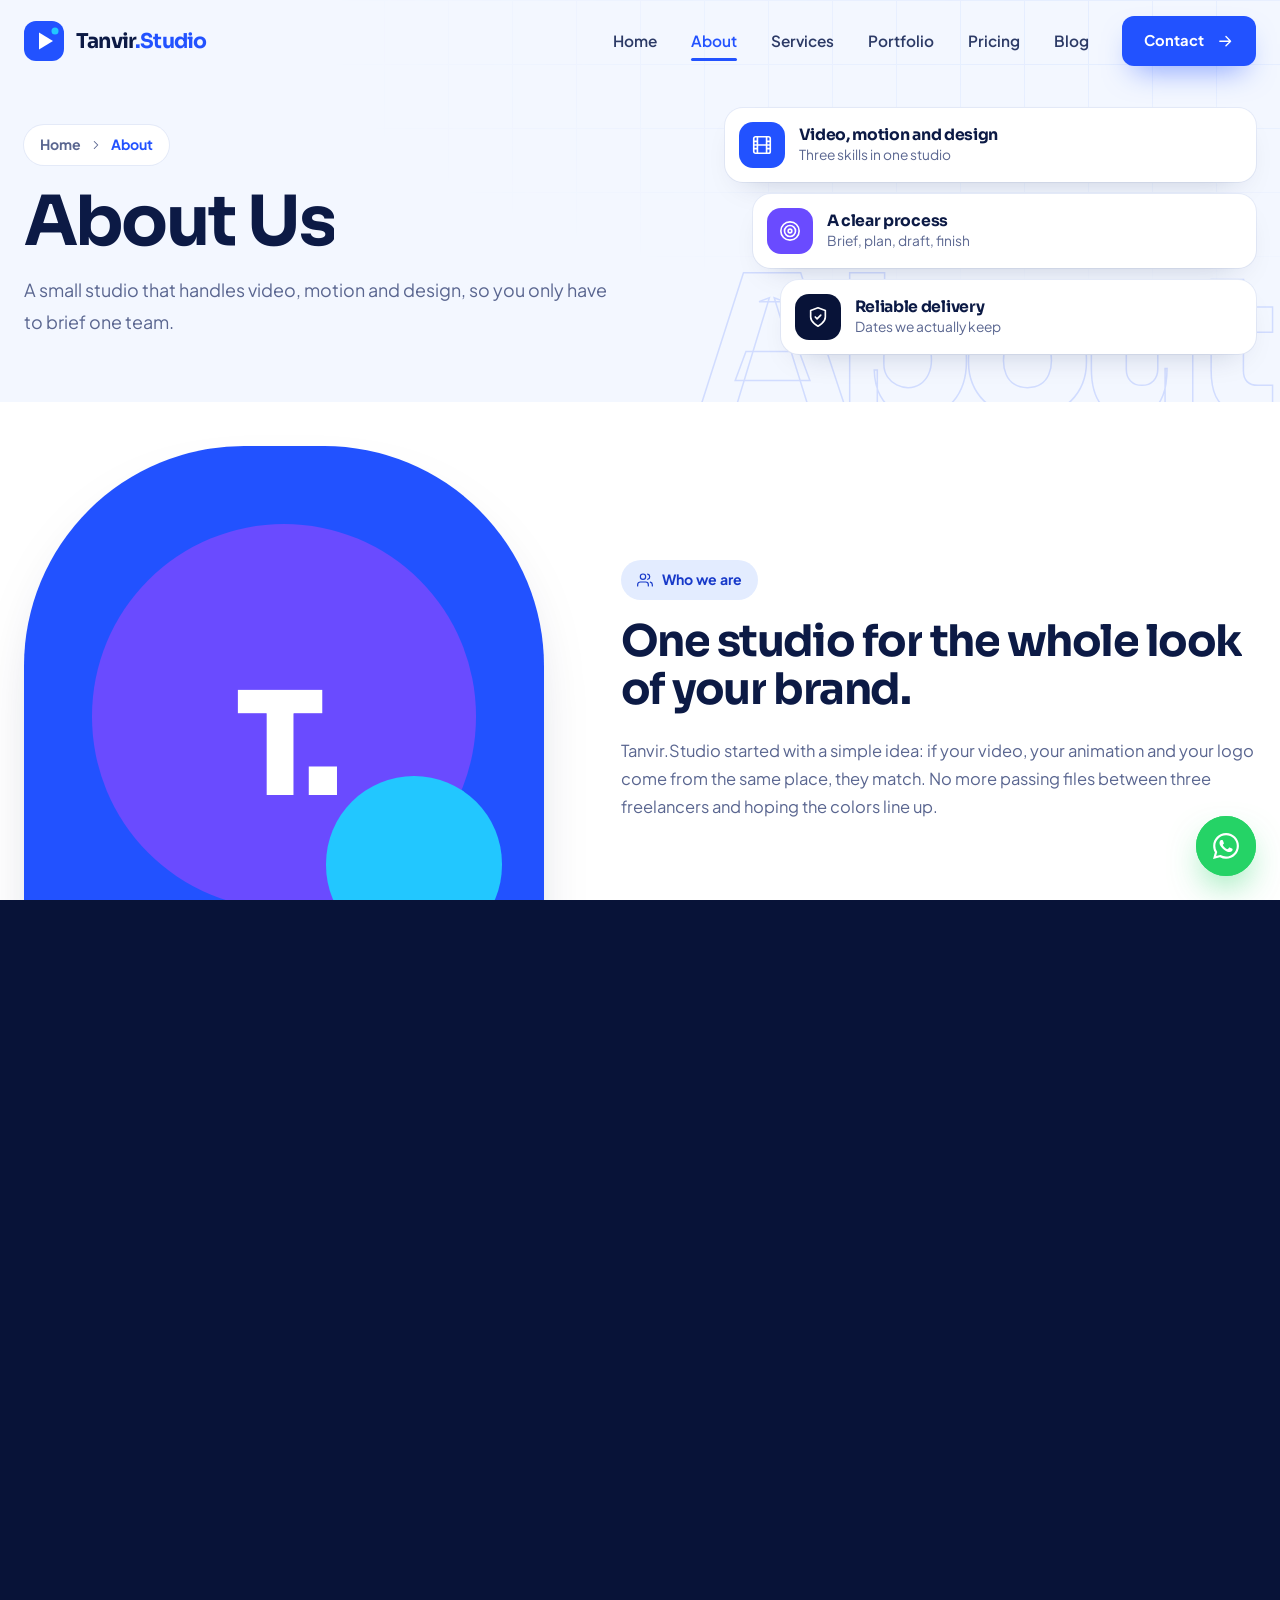
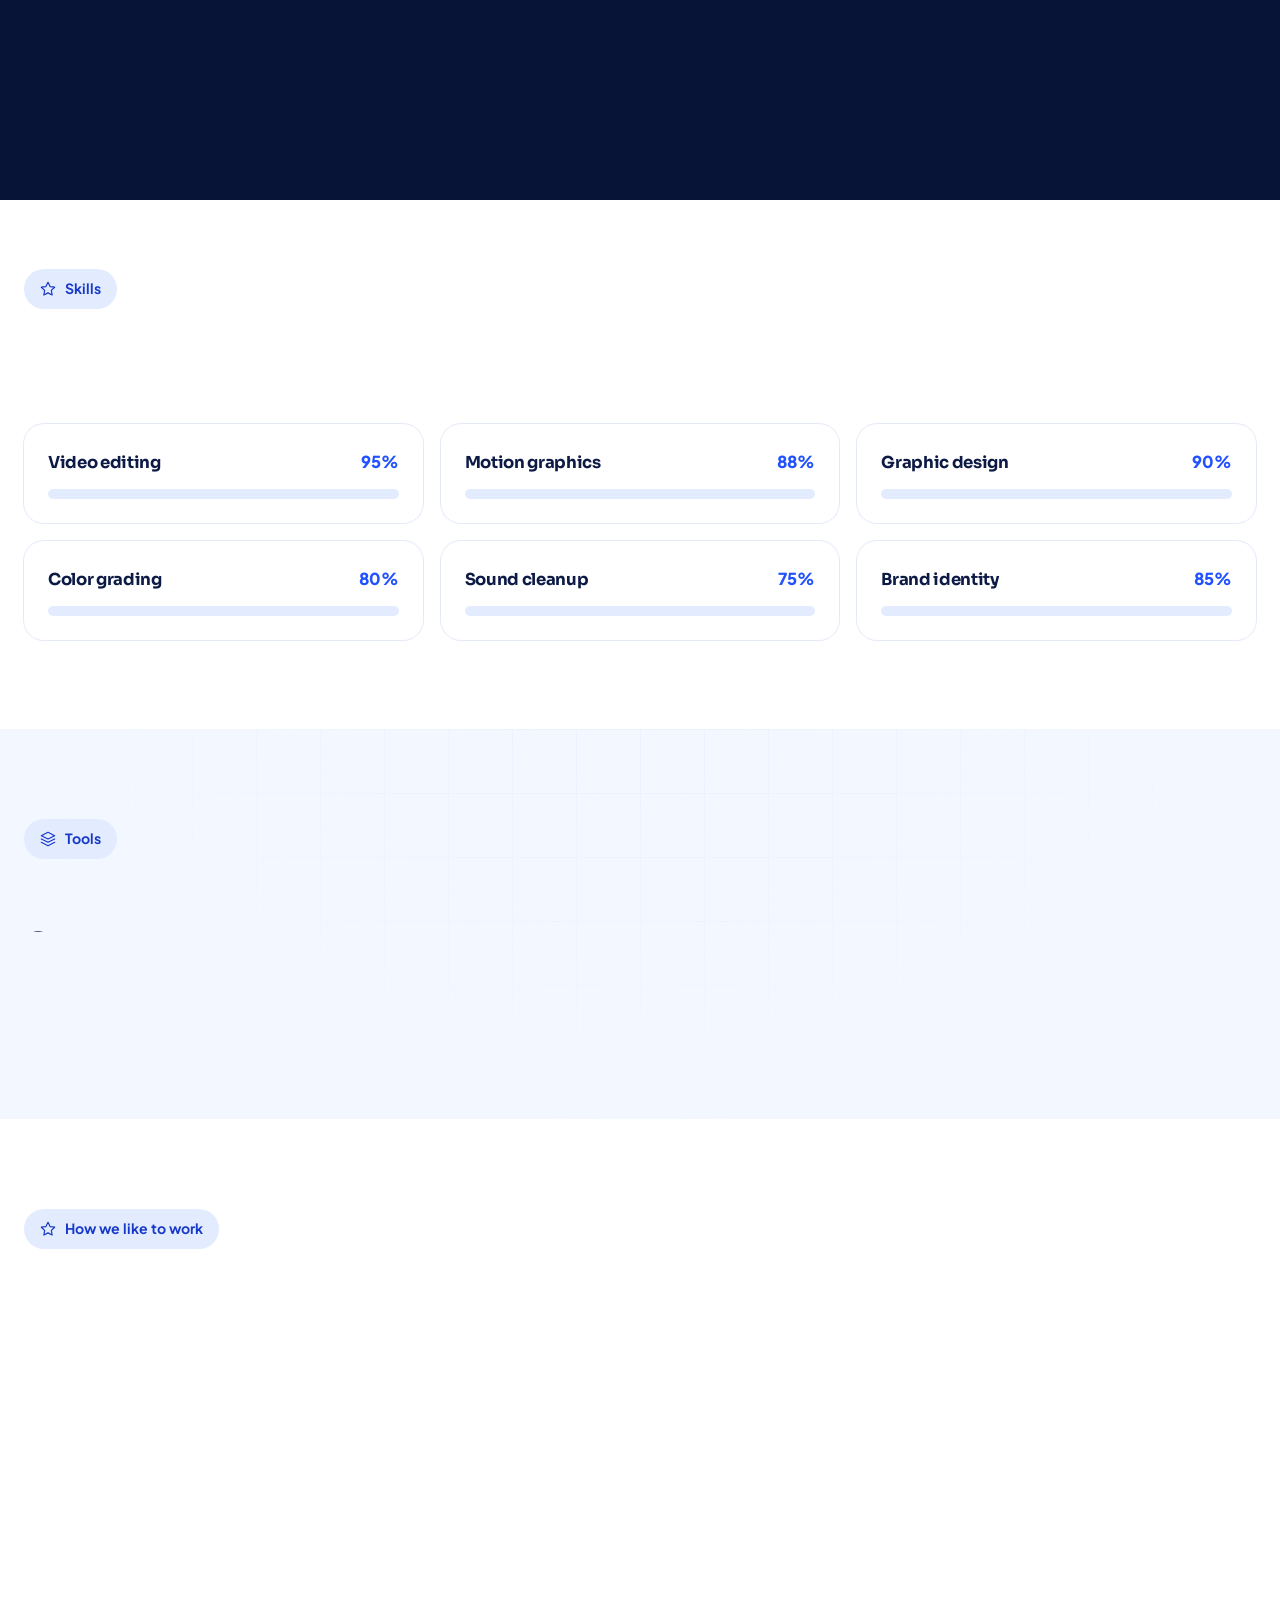
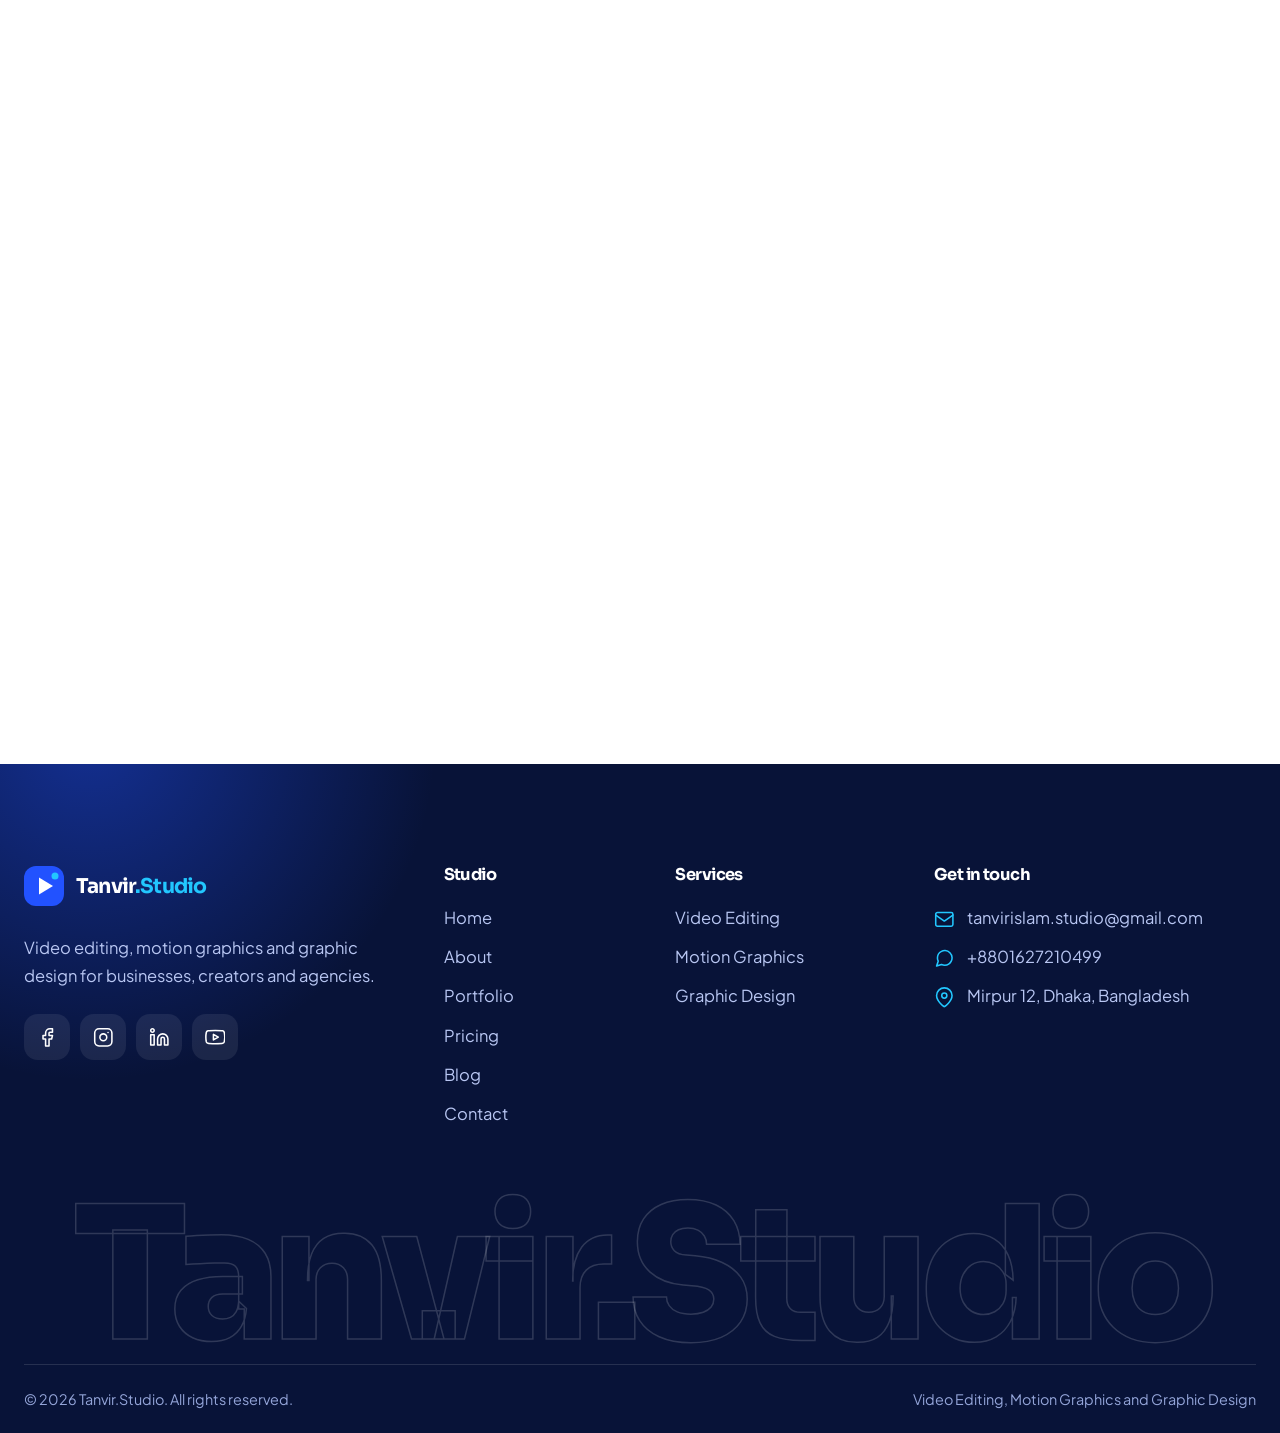
<file: about.html>
<!DOCTYPE html>

<html class="no-js" data-page="about" data-wa="https://wa.me/8801627210499?text=Hello%20Tanvir.Studio%2C%20I%20would%20like%20to%20discuss%20a%20project." lang="en">
<head>
<meta charset="utf-8"/>
<meta content="width=device-width, initial-scale=1" name="viewport"/>
<title>About Our Studio: Video, Motion and Design | Tanvir.Studio</title>
<meta content="Meet the studio behind Tanvir.Studio. Skills, background, the tools we use and how we work on video editing, motion graphics and design projects." name="description"/>
<meta content="index, follow, max-image-preview:large, max-snippet:-1, max-video-preview:-1" name="robots"/>
<meta content="Tanvir.Studio" name="author"/>
<meta content="#2252ff" name="theme-color"/>
<link href="https://tanvir.studio/about.html" rel="canonical"/>
<link href="https://tanvir.studio/about.html" hreflang="x-default" rel="alternate"/>
<meta content="Tanvir.Studio" property="og:site_name"/>
<meta content="website" property="og:type"/>
<meta content="About Our Studio: Video, Motion and Design | Tanvir.Studio" property="og:title"/>
<meta content="Meet the studio behind Tanvir.Studio. Skills, background, the tools we use and how we work on video editing, motion graphics and design projects." property="og:description"/>
<meta content="https://tanvir.studio/about.html" property="og:url"/>
<meta content="https://tanvir.studio/assets/img/og-cover.png" property="og:image"/>
<meta content="1200" property="og:image:width"/>
<meta content="630" property="og:image:height"/>
<meta content="Tanvir.Studio video editing, motion graphics and graphic design studio" property="og:image:alt"/>
<meta content="summary_large_image" name="twitter:card"/>
<meta content="About Our Studio: Video, Motion and Design | Tanvir.Studio" name="twitter:title"/>
<meta content="Meet the studio behind Tanvir.Studio. Skills, background, the tools we use and how we work on video editing, motion graphics and design projects." name="twitter:description"/>
<meta content="https://tanvir.studio/assets/img/og-cover.png" name="twitter:image"/>
<link href="assets/img/favicon.svg" rel="icon" type="image/svg+xml"/>
<link href="site.webmanifest" rel="manifest"/>
<link href="https://fonts.googleapis.com" rel="preconnect"/>
<link href="https://i.ytimg.com" rel="preconnect"/>
<link href="assets/img/apple-touch-icon.png" rel="apple-touch-icon"/>
<link crossorigin="" href="https://fonts.gstatic.com" rel="preconnect"/>
<link href="https://fonts.googleapis.com/css2?family=Plus+Jakarta+Sans:wght@400;500;600;700;800&amp;family=Sora:wght@500;600;700;800&amp;display=swap" rel="stylesheet"/>
<link href="assets/css/style.css" rel="stylesheet"/>
<script>document.documentElement.className=document.documentElement.className.replace('no-js','js');try{if(sessionStorage.getItem('ts-pre'))document.documentElement.classList.add('skip-pre')}catch(e){}</script>
<script type="application/ld+json">{"@context": "https://schema.org", "@type": "ProfessionalService", "@id": "https://tanvir.studio/#organization", "name": "Tanvir.Studio", "url": "https://tanvir.studio/", "logo": "https://tanvir.studio/assets/img/logo.svg", "image": "https://tanvir.studio/assets/img/og-cover.png", "description": "Creative studio for video editing, motion graphics and graphic design.", "email": "tanvirislam.studio@gmail.com", "telephone": "+8801627210499", "address": {"@type": "PostalAddress", "streetAddress": "Mirpur 12", "addressLocality": "Dhaka", "addressCountry": "BD"}, "knowsAbout": ["Video editing", "Motion graphics", "Graphic design", "Brand identity", "Social media content"], "sameAs": ["https://facebook.com/tanvirislam23", "https://instagram.com/tanvir.studio", "https://linkedin.com/in/tanvirislam62", "https://youtube.com/@tanvirislamofficial"], "priceRange": "$$", "contactPoint": [{"@type": "ContactPoint", "contactType": "customer support", "email": "tanvirislam.studio@gmail.com", "telephone": "+8801627210499", "availableLanguage": ["English", "Bengali"]}]}</script>
<script type="application/ld+json">{"@context": "https://schema.org", "@type": "WebSite", "@id": "https://tanvir.studio/#website", "url": "https://tanvir.studio/", "name": "Tanvir.Studio", "publisher": {"@id": "https://tanvir.studio/#organization"}, "inLanguage": "en"}</script>
<script type="application/ld+json">{"@context": "https://schema.org", "@type": "BreadcrumbList", "itemListElement": [{"@type": "ListItem", "position": 1, "name": "Home", "item": "https://tanvir.studio/"}, {"@type": "ListItem", "position": 2, "name": "About", "item": "https://tanvir.studio/about.html"}]}</script>
<script type="application/ld+json">{"@context": "https://schema.org", "@type": "AboutPage", "url": "https://tanvir.studio/about.html", "name": "About Tanvir.Studio"}</script>
</head>
<body>
<a class="skip-link" href="#main">Skip to content</a>
<div aria-hidden="true" class="progress"></div>
<div aria-hidden="true" class="page-wipe"></div>
<div aria-hidden="true" class="preloader"><div class="pre-inner"><svg class="pre-mark" viewbox="0 0 40 40"><rect fill="#2252ff" height="40" rx="12" width="40"></rect><path d="M15 11.5v17l14-8.5z" fill="#fff"></path><circle cx="31" cy="10" fill="#22c7ff" r="3.5"></circle></svg><div class="pre-name">Tanvir.Studio</div><div class="pre-bar"><i></i></div></div></div>
<header class="site-header">
<div class="container nav">
<a aria-label="Tanvir.Studio home" class="logo" href="index.html"><svg aria-hidden="true" class="logo-mark" viewbox="0 0 40 40"><rect class="lm-bg" height="40" rx="12" width="40"></rect><path class="lm-play" d="M15 11.5v17l14-8.5z"></path><circle class="lm-dot" cx="31" cy="10" r="3.5"></circle></svg><b>Tanvir<span>.Studio</span></b></a>
<nav aria-label="Main navigation" class="nav-links" id="site-nav">
<a data-cms="shared:home" href="index.html">Home</a><a aria-current="page" data-cms="shared:about" href="about.html">About</a><a data-cms="shared:services" href="services.html">Services</a><a data-cms="shared:portfolio" href="portfolio.html">Portfolio</a><a data-cms="shared:pricing" href="pricing.html">Pricing</a><a data-cms="shared:blog" href="blog.html">Blog</a>
<a class="btn btn-sm" data-cms="shared:contact" data-magnetic="" href="contact.html">Contact <svg aria-hidden="true" class="ic" focusable="false"><use href="#i-arrow"></use></svg></a>
</nav>
<button aria-controls="site-nav" aria-expanded="false" aria-label="Toggle menu" class="menu-btn" type="button"><svg aria-hidden="true" class="ic i-menu" focusable="false"><use href="#i-menu"></use></svg><svg aria-hidden="true" class="ic i-close" focusable="false"><use href="#i-close"></use></svg></button>
</div>
</header>
<main id="main">
<section class="page-hero" data-word="About">
<div class="container ph-grid">
<div class="ph-main">
<nav aria-label="Breadcrumb" class="crumbs"><a href="index.html">Home</a><svg aria-hidden="true" class="ic" focusable="false"><use href="#i-chevron"></use></svg><span aria-current="page">About</span></nav>
<h1 data-cms="about:about-us" data-split="">About Us</h1>
<p class="lead" data-cms="about:a-small-studio-that-handles-video-motion-and-d" data-delay="350" data-reveal="up">A small studio that handles video, motion and design, so you only have to brief one team.</p>
</div>
<div class="ph-cards" data-delay="300" data-reveal="left"><div class="ph-card"><i><svg aria-hidden="true" class="ic" focusable="false"><use href="#i-film"></use></svg></i><div><b data-cms="about:video-motion-and-design">Video, motion and design</b><span data-cms="about:three-skills-in-one-studio">Three skills in one studio</span></div></div><div class="ph-card c2"><i><svg aria-hidden="true" class="ic" focusable="false"><use href="#i-target"></use></svg></i><div><b data-cms="about:a-clear-process">A clear process</b><span data-cms="about:brief-plan-draft-finish">Brief, plan, draft, finish</span></div></div><div class="ph-card c3"><i><svg aria-hidden="true" class="ic" focusable="false"><use href="#i-shield"></use></svg></i><div><b data-cms="about:reliable-delivery">Reliable delivery</b><span data-cms="about:dates-we-actually-keep">Dates we actually keep</span></div></div></div>
</div>
</section>
<section class="section-tight">
<div class="container about-split">
<div aria-label="Studio portrait" class="portrait" data-about-photo="" data-reveal="zoom">
<div class="mono" data-cms="about:t" data-parallax="0.05">T.</div>
<div class="tag" data-cms="about:video-motion-and-design-2"><svg aria-hidden="true" class="ic" focusable="false"><use href="#i-film"></use></svg> Video, motion and design</div>
</div>
<div class="about-text">
<span class="pill" data-cms="about:who-we-are"><svg aria-hidden="true" class="ic" focusable="false"><use href="#i-users"></use></svg> Who we are</span>
<h2 data-cms="about:one-studio-for-the-whole-look-of-your-brand" data-split="" style="margin-top:18px">One studio for the whole look of your brand.</h2>
<p data-cms="about:tanvir-studio-started-with-a-simple-idea-if-yo" data-reveal="up" style="margin-top:22px">Tanvir.Studio started with a simple idea: if your video, your animation and your logo come from the same place, they match. No more passing files between three freelancers and hoping the colors line up.</p>
<p data-cms="about:we-work-with-business-owners-youtubers-and-age" data-reveal="up">We work with business owners, YouTubers and agencies. Some arrive with a finished script. Others only have raw footage and a rough idea. Both are fine.</p>
<div class="hero-cta" data-reveal="up" style="margin-top:28px"><a class="btn" data-cms="about:contact" href="contact.html">Contact <svg aria-hidden="true" class="ic" focusable="false"><use href="#i-arrow"></use></svg></a><a class="btn btn-ghost" data-cms="about:see-our-work" href="portfolio.html">See our work</a></div>
</div>
</div>
</section>
<section class="section section-sky">
<div class="container video-split">
<div data-reveal="left"><div class="video-card" data-tilt=""><div class="vc-bar"><i></i><i></i><i></i><em data-cms="about:about-the-studio">About the studio</em></div><div class="player" data-about-video="" data-title="About the studio"></div></div></div>
<div>
<span class="pill" data-cms="about:meet-the-person-behind-the-studio"><svg aria-hidden="true" class="ic" focusable="false"><use href="#i-play"></use></svg> Meet the person behind the studio</span>
<h2 data-cms="about:hear-it-from-me" data-split="" style="margin-top:18px">Hear it from me.</h2>
<p data-cms="about:a-short-video-about-the-studio-the-work-we-do-" data-reveal="up" style="margin:18px 0 22px">A short video about the studio, the work we do and what it's like to work with us.</p>
<ul class="check-list" data-reveal="up"><li><svg aria-hidden="true" class="ic" focusable="false"><use href="#i-check"></use></svg><span data-cms="about:what-we-make-and-who-we-make-it-for">What we make, and who we make it for</span></li><li><svg aria-hidden="true" class="ic" focusable="false"><use href="#i-check"></use></svg><span data-cms="about:how-a-project-runs-from-brief-to-delivery">How a project runs from brief to delivery</span></li><li><svg aria-hidden="true" class="ic" focusable="false"><use href="#i-check"></use></svg><span data-cms="about:what-to-send-us-so-we-can-start-quickly">What to send us so we can start quickly</span></li></ul>
</div>
</div>
</section>
<section class="section">
<div class="container">
<div class="sec-head split">
<div><span class="pill" data-cms="about:skills"><svg aria-hidden="true" class="ic" focusable="false"><use href="#i-star"></use></svg> Skills</span><h2 data-cms="about:what-we-re-good-at" data-split="" style="margin-top:18px">What we're good at.</h2></div>
<p data-cms="about:the-skills-we-use-every-week-and-how-comfortab" data-reveal="up">The skills we use every week, and how comfortable we are with each.</p>
</div>
<div class="skill-grid skills" data-about="skill"><div class="skill-card"><div class="skill-top"><b>Video editing</b><span>95%</span></div><div class="skill-bar"><i style="--v:95%"></i></div></div><div class="skill-card"><div class="skill-top"><b>Motion graphics</b><span>88%</span></div><div class="skill-bar"><i style="--v:88%"></i></div></div><div class="skill-card"><div class="skill-top"><b>Graphic design</b><span>90%</span></div><div class="skill-bar"><i style="--v:90%"></i></div></div><div class="skill-card"><div class="skill-top"><b>Color grading</b><span>80%</span></div><div class="skill-bar"><i style="--v:80%"></i></div></div><div class="skill-card"><div class="skill-top"><b>Sound cleanup</b><span>75%</span></div><div class="skill-bar"><i style="--v:75%"></i></div></div><div class="skill-card"><div class="skill-top"><b>Brand identity</b><span>85%</span></div><div class="skill-bar"><i style="--v:85%"></i></div></div></div>
</div>
</section>
<section class="section section-sky" data-about-section="journey" hidden="">
<div class="container">
<div class="sec-head"><span class="pill" data-cms="about:background"><svg aria-hidden="true" class="ic" focusable="false"><use href="#i-award"></use></svg> Background</span><h2 data-cms="about:education-and-experience" data-split="">Education and experience.</h2></div>
<div class="journey">
<div data-about-col="education"><h3 class="jh" data-cms="about:education">Education</h3><div class="tl" data-about="education"></div></div>
<div data-about-col="experience"><h3 class="jh" data-cms="about:experience">Experience</h3><div class="tl" data-about="experience"></div></div>
</div>
</div>
</section>
<section class="section" data-about-section="achievement" hidden="">
<div class="container">
<div class="sec-head"><span class="pill" data-cms="about:achievements"><svg aria-hidden="true" class="ic" focusable="false"><use href="#i-award"></use></svg> Achievements</span><h2 data-cms="about:awards-and-milestones" data-split="">Awards and milestones.</h2></div>
<div class="achv-grid" data-about="achievement"></div>
</div>
</section>
<section class="section section-sky">
<div class="container">
<div class="sec-head split">
<div><span class="pill" data-cms="about:tools"><svg aria-hidden="true" class="ic" focusable="false"><use href="#i-layers"></use></svg> Tools</span><h2 data-cms="about:software-we-use-every-day" data-split="" style="margin-top:18px">Software we use every day.</h2></div>
<p data-cms="about:we-work-in-standard-tools-so-your-files-will-o" data-reveal="up">We work in standard tools, so your files will open in any agency or in-house setup.</p>
</div>
<div class="tools" data-reveal="up"><span class="tool" data-cms="about:adobe-premiere-pro"><svg aria-hidden="true" class="ic" focusable="false"><use href="#i-film"></use></svg>Adobe Premiere Pro</span><span class="tool" data-cms="about:after-effects"><svg aria-hidden="true" class="ic" focusable="false"><use href="#i-layers"></use></svg>After Effects</span><span class="tool" data-cms="about:davinci-resolve"><svg aria-hidden="true" class="ic" focusable="false"><use href="#i-film"></use></svg>DaVinci Resolve</span><span class="tool" data-cms="about:photoshop"><svg aria-hidden="true" class="ic" focusable="false"><use href="#i-image"></use></svg>Photoshop</span><span class="tool" data-cms="about:illustrator"><svg aria-hidden="true" class="ic" focusable="false"><use href="#i-pen"></use></svg>Illustrator</span><span class="tool" data-cms="about:figma"><svg aria-hidden="true" class="ic" focusable="false"><use href="#i-layout"></use></svg>Figma</span></div>
</div>
</section>
<section class="section">
<div class="container">
<div class="sec-head"><span class="pill" data-cms="about:how-we-like-to-work"><svg aria-hidden="true" class="ic" focusable="false"><use href="#i-star"></use></svg> How we like to work</span><h2 data-cms="about:three-habits-we-stick-to" data-split="">Three habits we stick to.</h2></div>
<div class="values"><div class="value" data-delay="0" data-reveal="up"><div class="vi"><svg aria-hidden="true" class="ic" focusable="false"><use href="#i-chat"></use></svg></div><h3 data-cms="about:say-it-plainly">Say it plainly</h3><p data-cms="about:we-explain-things-in-simple-words-and-we-ll-te">We explain things in simple words, and we'll tell you early if something won't work.</p></div><div class="value" data-delay="120" data-reveal="up"><div class="vi"><svg aria-hidden="true" class="ic" focusable="false"><use href="#i-award"></use></svg></div><h3 data-cms="about:care-about-the-details">Care about the details</h3><p data-cms="about:timing-spacing-sound-levels-the-small-things-p">Timing, spacing, sound levels. The small things people notice without knowing why.</p></div><div class="value" data-delay="240" data-reveal="up"><div class="vi"><svg aria-hidden="true" class="ic" focusable="false"><use href="#i-shield"></use></svg></div><h3 data-cms="about:do-what-we-said">Do what we said</h3><p data-cms="about:dates-and-prices-don-t-change-halfway-through-">Dates and prices don't change halfway through. If something slips, you'll hear it from us first.</p></div></div>
</div>
</section>
<section class="section section-sky" data-gallery-section="" hidden="">
<div class="container">
<div class="sec-head split">
<div><span class="pill" data-cms="about:gallery"><svg aria-hidden="true" class="ic" focusable="false"><use href="#i-image"></use></svg> Gallery</span><h2 data-cms="about:tours-and-achievements" data-split="" style="margin-top:18px">Tours and achievements.</h2></div>
<p data-cms="about:a-few-moments-from-the-road-and-the-stage" data-reveal="up">A few moments from the road and the stage.</p>
</div>
<div aria-label="Filter gallery" class="filters" data-gfilters="" role="group">
<button aria-pressed="true" class="filter active" data-gfilter="all" type="button">All photos</button>
<button aria-pressed="false" class="filter" data-gfilter="tour" type="button">Tours</button>
<button aria-pressed="false" class="filter" data-gfilter="achievement" type="button">Achievements</button>
</div>
<div class="work-cols gallery" data-gallery=""></div>
</div>
</section>
<section class="section-tight">
<div class="container">
<div class="cta-panel" data-reveal="zoom">
<span class="shape sh1"></span><span class="shape sh2"></span><span class="shape sh3"></span>
<h2 data-cms="about:let-s-work-together" data-split="">Let's work together.</h2>
<p data-cms="about:tell-us-about-your-project-and-we-ll-reply-wit">Tell us about your project and we'll reply within one business day with next steps.</p>
<div class="hero-cta"><a class="btn btn-light" data-cms="about:contact-2" data-magnetic="" href="contact.html">Contact <svg aria-hidden="true" class="ic" focusable="false"><use href="#i-arrow"></use></svg></a><a class="btn btn-outline-light" data-cms="about:whatsapp" data-s="whatsapp" href="https://wa.me/8801627210499?text=Hello%20Tanvir.Studio%2C%20I%20would%20like%20to%20discuss%20a%20project." rel="noopener" target="_blank"><svg aria-hidden="true" class="ic ic-fill" focusable="false"><use href="#i-whatsapp"></use></svg> WhatsApp</a></div>
</div>
</div>
</section>
</main>
<footer class="site-footer">
<div class="container">
<div class="foot-grid">
<div>
<a aria-label="Tanvir.Studio home" class="logo" href="index.html"><svg aria-hidden="true" class="logo-mark" viewbox="0 0 40 40"><rect class="lm-bg" height="40" rx="12" width="40"></rect><path class="lm-play" d="M15 11.5v17l14-8.5z"></path><circle class="lm-dot" cx="31" cy="10" r="3.5"></circle></svg><b>Tanvir<span>.Studio</span></b></a>
<p data-cms="shared:video-editing-motion-graphics-and-graphic-desi">Video editing, motion graphics and graphic design for businesses, creators and agencies.</p>
<div class="socials"><a aria-label="Facebook" data-s="facebook" href="https://facebook.com/tanvirislam23" rel="noopener" target="_blank"><svg aria-hidden="true" class="ic" focusable="false"><use href="#i-facebook"></use></svg></a><a aria-label="Instagram" data-s="instagram" href="https://instagram.com/tanvir.studio" rel="noopener" target="_blank"><svg aria-hidden="true" class="ic" focusable="false"><use href="#i-instagram"></use></svg></a><a aria-label="Linkedin" data-s="linkedin" href="https://linkedin.com/in/tanvirislam62" rel="noopener" target="_blank"><svg aria-hidden="true" class="ic" focusable="false"><use href="#i-linkedin"></use></svg></a><a aria-label="Youtube" data-s="youtube" href="https://youtube.com/@tanvirislamofficial" rel="noopener" target="_blank"><svg aria-hidden="true" class="ic" focusable="false"><use href="#i-youtube"></use></svg></a></div>
</div>
<div>
<h4 data-cms="shared:studio">Studio</h4>
<ul>
<li><a data-cms="shared:home-2" href="index.html">Home</a></li><li><a data-cms="shared:about-2" href="about.html">About</a></li><li><a data-cms="shared:portfolio-2" href="portfolio.html">Portfolio</a></li><li><a data-cms="shared:pricing-2" href="pricing.html">Pricing</a></li><li><a data-cms="shared:blog-2" href="blog.html">Blog</a></li><li><a data-cms="shared:contact-2" href="contact.html">Contact</a></li>
</ul>
</div>
<div>
<h4 data-cms="shared:services-2">Services</h4>
<ul>
<li><a data-cms="shared:video-editing" href="services.html#video-editing">Video Editing</a></li><li><a data-cms="shared:motion-graphics" href="services.html#motion-graphics">Motion Graphics</a></li><li><a data-cms="shared:graphic-design" href="services.html#graphic-design">Graphic Design</a></li>
</ul>
</div>
<div>
<h4 data-cms="shared:get-in-touch">Get in touch</h4>
<ul class="foot-contact">
<li><svg aria-hidden="true" class="ic" focusable="false"><use href="#i-mail"></use></svg><a data-s="email" data-s-text="" href="mailto:tanvirislam.studio@gmail.com">tanvirislam.studio@gmail.com</a></li>
<li><svg aria-hidden="true" class="ic" focusable="false"><use href="#i-chat"></use></svg><a data-s="whatsapp" data-s-text="" href="https://wa.me/8801627210499?text=Hello%20Tanvir.Studio%2C%20I%20would%20like%20to%20discuss%20a%20project." rel="noopener" target="_blank">+8801627210499</a></li>
<li><svg aria-hidden="true" class="ic" focusable="false"><use href="#i-pin"></use></svg><span data-s="location" data-s-text="">Mirpur 12, Dhaka, Bangladesh</span></li>
</ul>
</div>
</div>
</div>
<div aria-hidden="true" class="foot-word">Tanvir.Studio</div>
<div class="container foot-bar">
<span>© <span data-year="">2026</span> Tanvir.Studio. All rights reserved.</span>
<span data-cms="shared:video-editing-motion-graphics-and-graphic-desi-2">Video Editing, Motion Graphics and Graphic Design</span>
</div>
</footer>
<a aria-label="Chat on WhatsApp" class="wa-float" data-s="whatsapp" href="https://wa.me/8801627210499?text=Hello%20Tanvir.Studio%2C%20I%20would%20like%20to%20discuss%20a%20project." rel="noopener" target="_blank"><svg aria-hidden="true" class="ic ic-fill" focusable="false"><use href="#i-whatsapp"></use></svg><span class="wa-label" data-cms="about:chat-on-whatsapp">Chat on WhatsApp</span></a>
<button aria-label="Back to top" class="to-top" type="button"><svg aria-hidden="true" class="ic" focusable="false"><use href="#i-arrow"></use></svg></button>
<svg aria-hidden="true" focusable="false" height="0" style="position:absolute" width="0" xmlns="http://www.w3.org/2000/svg"><symbol id="i-play" viewbox="0 0 24 24"><polygon points="6 4 20 12 6 20 6 4"></polygon></symbol><symbol id="i-film" viewbox="0 0 24 24"><rect height="18" rx="2" width="18" x="3" y="3"></rect><path d="M7 3v18M17 3v18M3 8h4M3 12h18M3 16h4M17 8h4M17 16h4"></path></symbol><symbol id="i-layers" viewbox="0 0 24 24"><polygon points="12 2 2 7 12 12 22 7 12 2"></polygon><polyline points="2 17 12 22 22 17"></polyline><polyline points="2 12 12 17 22 12"></polyline></symbol><symbol id="i-pen" viewbox="0 0 24 24"><path d="M12 19l7-7 3 3-7 7-3-3z"></path><path d="M18 13l-1.5-7.5L2 2l3.5 14.5L13 18l5-5z"></path><path d="M2 2l7.6 7.6"></path><circle cx="11" cy="11" r="2"></circle></symbol><symbol id="i-arrow" viewbox="0 0 24 24"><path d="M5 12h14M13 6l6 6-6 6"></path></symbol><symbol id="i-check" viewbox="0 0 24 24"><polyline points="20 6 9 17 4 12"></polyline></symbol><symbol id="i-mail" viewbox="0 0 24 24"><rect height="16" rx="2" width="20" x="2" y="4"></rect><path d="M22 7l-10 7L2 7"></path></symbol><symbol id="i-chat" viewbox="0 0 24 24"><path d="M21 11.5a8.4 8.4 0 0 1-.9 3.8 8.5 8.5 0 0 1-7.6 4.7 8.4 8.4 0 0 1-3.8-.9L3 21l1.9-5.7a8.4 8.4 0 0 1-.9-3.8 8.5 8.5 0 0 1 4.7-7.6 8.4 8.4 0 0 1 3.8-.9h.5a8.5 8.5 0 0 1 8 8v.5z"></path></symbol><symbol id="i-whatsapp" viewbox="0 0 24 24"><path d="M17.47 14.38c-.3-.15-1.76-.87-2.03-.97-.27-.1-.47-.15-.67.15-.2.3-.77.97-.94 1.17-.17.2-.35.22-.64.07-.3-.15-1.26-.46-2.39-1.48-.88-.79-1.48-1.76-1.65-2.06-.17-.3-.02-.46.13-.6.13-.13.3-.35.45-.52.15-.17.2-.3.3-.5.1-.2.05-.37-.03-.52-.07-.15-.67-1.61-.92-2.2-.24-.58-.49-.5-.67-.51h-.57c-.2 0-.52.07-.79.37-.27.3-1.04 1.02-1.04 2.48s1.07 2.88 1.21 3.07c.15.2 2.1 3.2 5.08 4.49.71.3 1.26.49 1.69.63.71.23 1.36.2 1.87.12.57-.09 1.76-.72 2.01-1.41.25-.69.25-1.29.17-1.41-.07-.12-.27-.2-.57-.35zM12.05 21.79h-.01a9.87 9.87 0 0 1-5.03-1.38l-.36-.21-3.74.98 1-3.65-.24-.37a9.86 9.86 0 0 1-1.51-5.26c0-5.45 4.44-9.88 9.89-9.88 2.64 0 5.12 1.03 6.99 2.9a9.83 9.83 0 0 1 2.89 6.99c0 5.45-4.44 9.88-9.88 9.88zm8.41-18.3A11.82 11.82 0 0 0 12.05 0C5.5 0 .16 5.34.16 11.89c0 2.1.55 4.14 1.59 5.95L.06 24l6.3-1.65a11.88 11.88 0 0 0 5.68 1.45h.01c6.55 0 11.89-5.34 11.89-11.89 0-3.18-1.24-6.17-3.48-8.42z"></path></symbol><symbol id="i-instagram" viewbox="0 0 24 24"><rect height="20" rx="5" width="20" x="2" y="2"></rect><circle cx="12" cy="12" r="4"></circle><path d="M17.5 6.5h.01"></path></symbol><symbol id="i-facebook" viewbox="0 0 24 24"><path d="M18 2h-3a5 5 0 0 0-5 5v3H7v4h3v8h4v-8h3l1-4h-4V7a1 1 0 0 1 1-1h3z"></path></symbol><symbol id="i-linkedin" viewbox="0 0 24 24"><path d="M16 8a6 6 0 0 1 6 6v7h-4v-7a2 2 0 0 0-4 0v7h-4v-7a6 6 0 0 1 6-6z"></path><rect height="12" width="4" x="2" y="9"></rect><circle cx="4" cy="4" r="2"></circle></symbol><symbol id="i-youtube" viewbox="0 0 24 24"><path d="M22.5 6.4a2.8 2.8 0 0 0-1.9-2C18.9 4 12 4 12 4s-6.9 0-8.6.4a2.8 2.8 0 0 0-1.9 2A29 29 0 0 0 1 11.8a29 29 0 0 0 .5 5.3A2.8 2.8 0 0 0 3.4 19c1.7.5 8.6.5 8.6.5s6.9 0 8.6-.5a2.8 2.8 0 0 0 1.9-2 29 29 0 0 0 .5-5.2 29 29 0 0 0-.5-5.4z"></path><polygon points="9.8 15 15.5 11.8 9.8 8.5 9.8 15"></polygon></symbol><symbol id="i-clock" viewbox="0 0 24 24"><circle cx="12" cy="12" r="10"></circle><polyline points="12 6 12 12 16 14"></polyline></symbol><symbol id="i-globe" viewbox="0 0 24 24"><circle cx="12" cy="12" r="10"></circle><path d="M2 12h20"></path><path d="M12 2a15.3 15.3 0 0 1 4 10 15.3 15.3 0 0 1-4 10 15.3 15.3 0 0 1-4-10 15.3 15.3 0 0 1 4-10z"></path></symbol><symbol id="i-shield" viewbox="0 0 24 24"><path d="M12 22s8-4 8-10V5l-8-3-8 3v7c0 6 8 10 8 10z"></path><polyline points="9 12 11 14 15 10"></polyline></symbol><symbol id="i-zap" viewbox="0 0 24 24"><polygon points="13 2 3 14 12 14 11 22 21 10 12 10 13 2"></polygon></symbol><symbol id="i-refresh" viewbox="0 0 24 24"><path d="M23 4v6h-6M1 20v-6h6"></path><path d="M3.5 9a9 9 0 0 1 14.9-3.4L23 10M1 14l4.6 4.4A9 9 0 0 0 20.5 15"></path></symbol><symbol id="i-menu" viewbox="0 0 24 24"><path d="M3 7h18M3 12h18M3 17h18"></path></symbol><symbol id="i-close" viewbox="0 0 24 24"><path d="M18 6L6 18M6 6l12 12"></path></symbol><symbol id="i-plus" viewbox="0 0 24 24"><path d="M12 5v14M5 12h14"></path></symbol><symbol id="i-star" viewbox="0 0 24 24"><polygon points="12 2 15.1 8.3 22 9.3 17 14.1 18.2 21 12 17.8 5.8 21 7 14.1 2 9.3 8.9 8.3 12 2"></polygon></symbol><symbol id="i-target" viewbox="0 0 24 24"><circle cx="12" cy="12" r="10"></circle><circle cx="12" cy="12" r="6"></circle><circle cx="12" cy="12" r="2"></circle></symbol><symbol id="i-users" viewbox="0 0 24 24"><path d="M17 21v-2a4 4 0 0 0-4-4H5a4 4 0 0 0-4 4v2"></path><circle cx="9" cy="7" r="4"></circle><path d="M23 21v-2a4 4 0 0 0-3-3.9M16 3.1a4 4 0 0 1 0 7.8"></path></symbol><symbol id="i-calendar" viewbox="0 0 24 24"><rect height="18" rx="2" width="18" x="3" y="4"></rect><path d="M16 2v4M8 2v4M3 10h18"></path></symbol><symbol id="i-dollar" viewbox="0 0 24 24"><path d="M12 1v22M17 5H9.5a3.5 3.5 0 0 0 0 7h5a3.5 3.5 0 0 1 0 7H6"></path></symbol><symbol id="i-award" viewbox="0 0 24 24"><circle cx="12" cy="8" r="7"></circle><polyline points="8.2 13.9 7 23 12 20 17 23 15.8 13.9"></polyline></symbol><symbol id="i-send" viewbox="0 0 24 24"><path d="M22 2L11 13M22 2l-7 20-4-9-9-4 20-7z"></path></symbol><symbol id="i-image" viewbox="0 0 24 24"><rect height="18" rx="2" width="18" x="3" y="3"></rect><circle cx="8.5" cy="8.5" r="1.5"></circle><path d="M21 15l-5-5L5 21"></path></symbol><symbol id="i-sparkle" viewbox="0 0 24 24"><path d="M12 3l1.9 5.1L19 10l-5.1 1.9L12 17l-1.9-5.1L5 10l5.1-1.9L12 3z"></path><path d="M19 15l.9 2.1L22 18l-2.1.9L19 21l-.9-2.1L16 18l2.1-.9L19 15z"></path></symbol><symbol id="i-chevron" viewbox="0 0 24 24"><polyline points="9 18 15 12 9 6"></polyline></symbol><symbol id="i-pin" viewbox="0 0 24 24"><path d="M21 10c0 7-9 13-9 13S3 17 3 10a9 9 0 0 1 18 0z"></path><circle cx="12" cy="10" r="3"></circle></symbol><symbol id="i-phone" viewbox="0 0 24 24"><path d="M22 16.9v3a2 2 0 0 1-2.2 2 19.8 19.8 0 0 1-8.6-3.1 19.5 19.5 0 0 1-6-6A19.8 19.8 0 0 1 2.1 4.2 2 2 0 0 1 4.1 2h3a2 2 0 0 1 2 1.7c.1 1 .4 1.9.7 2.8a2 2 0 0 1-.5 2.1L8.1 9.9a16 16 0 0 0 6 6l1.3-1.3a2 2 0 0 1 2.1-.5c.9.3 1.8.6 2.8.7a2 2 0 0 1 1.7 2z"></path></symbol><symbol id="i-layout" viewbox="0 0 24 24"><rect height="18" rx="2" width="18" x="3" y="3"></rect><path d="M3 9h18M9 21V9"></path></symbol><symbol id="i-external" viewbox="0 0 24 24"><path d="M18 13v6a2 2 0 0 1-2 2H5a2 2 0 0 1-2-2V8a2 2 0 0 1 2-2h6M15 3h6v6M10 14L21 3"></path></symbol></svg>
<script src="assets/js/config.js"></script>
<script defer="" src="assets/js/site-data.js"></script>
<script defer="" src="assets/js/cms.js"></script>
<script defer="" src="assets/js/media.js"></script>
<script defer="" src="assets/js/portfolio.js"></script>
<script defer="" src="assets/js/main.js"></script>
</body>
</html>
</file>
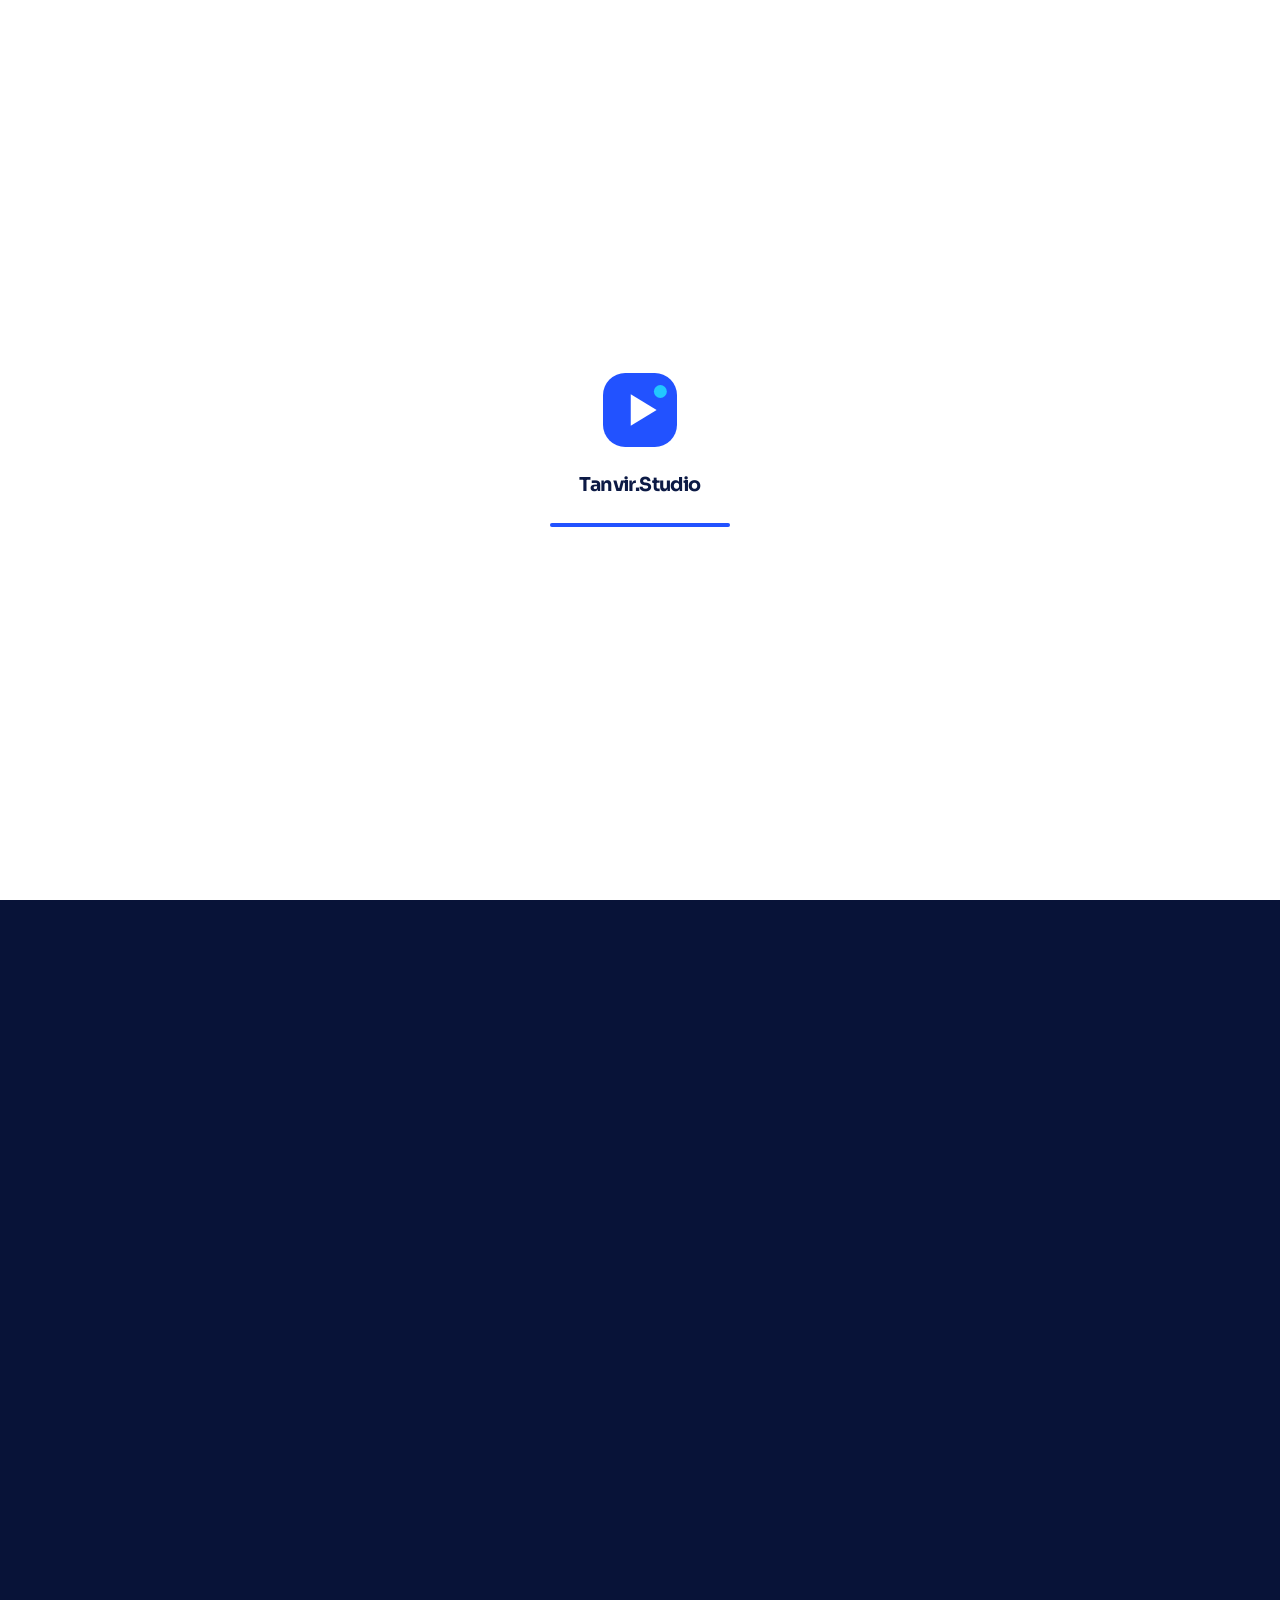
<file: blog.html>
<!DOCTYPE html>

<html class="no-js" data-page="blog" data-wa="https://wa.me/8801627210499?text=Hello%20Tanvir.Studio%2C%20I%20would%20like%20to%20discuss%20a%20project." lang="en">
<head>
<meta charset="utf-8"/>
<meta content="width=device-width, initial-scale=1" name="viewport"/>
<title>Blog: Video, Motion and Design Tips | Tanvir.Studio</title>
<meta content="Practical articles on video editing, motion graphics, brand identity and working with a remote creative studio." name="description"/>
<meta content="index, follow, max-image-preview:large, max-snippet:-1, max-video-preview:-1" name="robots"/>
<meta content="Tanvir.Studio" name="author"/>
<meta content="#2252ff" name="theme-color"/>
<link href="https://tanvir.studio/blog.html" rel="canonical"/>
<link href="https://tanvir.studio/blog.html" hreflang="x-default" rel="alternate"/>
<meta content="Tanvir.Studio" property="og:site_name"/>
<meta content="website" property="og:type"/>
<meta content="Blog: Video, Motion and Design Tips | Tanvir.Studio" property="og:title"/>
<meta content="Practical articles on video editing, motion graphics, brand identity and working with a remote creative studio." property="og:description"/>
<meta content="https://tanvir.studio/blog.html" property="og:url"/>
<meta content="https://tanvir.studio/assets/img/og-cover.png" property="og:image"/>
<meta content="1200" property="og:image:width"/>
<meta content="630" property="og:image:height"/>
<meta content="Tanvir.Studio video editing, motion graphics and graphic design studio" property="og:image:alt"/>
<meta content="summary_large_image" name="twitter:card"/>
<meta content="Blog: Video, Motion and Design Tips | Tanvir.Studio" name="twitter:title"/>
<meta content="Practical articles on video editing, motion graphics, brand identity and working with a remote creative studio." name="twitter:description"/>
<meta content="https://tanvir.studio/assets/img/og-cover.png" name="twitter:image"/>
<link href="assets/img/favicon.svg" rel="icon" type="image/svg+xml"/>
<link href="site.webmanifest" rel="manifest"/>
<link href="https://fonts.googleapis.com" rel="preconnect"/>
<link href="https://i.ytimg.com" rel="preconnect"/>
<link href="assets/img/apple-touch-icon.png" rel="apple-touch-icon"/>
<link crossorigin="" href="https://fonts.gstatic.com" rel="preconnect"/>
<link href="https://fonts.googleapis.com/css2?family=Plus+Jakarta+Sans:wght@400;500;600;700;800&amp;family=Sora:wght@500;600;700;800&amp;display=swap" rel="stylesheet"/>
<link href="assets/css/style.css" rel="stylesheet"/>
<script>document.documentElement.className=document.documentElement.className.replace('no-js','js');try{if(sessionStorage.getItem('ts-pre'))document.documentElement.classList.add('skip-pre')}catch(e){}</script>
<script type="application/ld+json">{"@context": "https://schema.org", "@type": "ProfessionalService", "@id": "https://tanvir.studio/#organization", "name": "Tanvir.Studio", "url": "https://tanvir.studio/", "logo": "https://tanvir.studio/assets/img/logo.svg", "image": "https://tanvir.studio/assets/img/og-cover.png", "description": "Creative studio for video editing, motion graphics and graphic design.", "email": "tanvirislam.studio@gmail.com", "telephone": "+8801627210499", "address": {"@type": "PostalAddress", "streetAddress": "Mirpur 12", "addressLocality": "Dhaka", "addressCountry": "BD"}, "knowsAbout": ["Video editing", "Motion graphics", "Graphic design", "Brand identity", "Social media content"], "sameAs": ["https://facebook.com/tanvirislam23", "https://instagram.com/tanvir.studio", "https://linkedin.com/in/tanvirislam62", "https://youtube.com/@tanvirislamofficial"], "priceRange": "$$", "contactPoint": [{"@type": "ContactPoint", "contactType": "customer support", "email": "tanvirislam.studio@gmail.com", "telephone": "+8801627210499", "availableLanguage": ["English", "Bengali"]}]}</script>
<script type="application/ld+json">{"@context": "https://schema.org", "@type": "WebSite", "@id": "https://tanvir.studio/#website", "url": "https://tanvir.studio/", "name": "Tanvir.Studio", "publisher": {"@id": "https://tanvir.studio/#organization"}, "inLanguage": "en"}</script>
<script type="application/ld+json">{"@context": "https://schema.org", "@type": "Blog", "name": "Tanvir.Studio Blog", "url": "https://tanvir.studio/blog.html"}</script>
<script type="application/ld+json">{"@context": "https://schema.org", "@type": "BreadcrumbList", "itemListElement": [{"@type": "ListItem", "position": 1, "name": "Home", "item": "https://tanvir.studio/"}, {"@type": "ListItem", "position": 2, "name": "Blog", "item": "https://tanvir.studio/blog.html"}]}</script>
</head>
<body>
<a class="skip-link" href="#main">Skip to content</a>
<div aria-hidden="true" class="progress"></div>
<div aria-hidden="true" class="page-wipe"></div>
<div aria-hidden="true" class="preloader"><div class="pre-inner"><svg class="pre-mark" viewbox="0 0 40 40"><rect fill="#2252ff" height="40" rx="12" width="40"></rect><path d="M15 11.5v17l14-8.5z" fill="#fff"></path><circle cx="31" cy="10" fill="#22c7ff" r="3.5"></circle></svg><div class="pre-name">Tanvir.Studio</div><div class="pre-bar"><i></i></div></div></div>
<header class="site-header">
<div class="container nav">
<a aria-label="Tanvir.Studio home" class="logo" href="index.html"><svg aria-hidden="true" class="logo-mark" viewbox="0 0 40 40"><rect class="lm-bg" height="40" rx="12" width="40"></rect><path class="lm-play" d="M15 11.5v17l14-8.5z"></path><circle class="lm-dot" cx="31" cy="10" r="3.5"></circle></svg><b>Tanvir<span>.Studio</span></b></a>
<nav aria-label="Main navigation" class="nav-links" id="site-nav">
<a data-cms="shared:home" href="index.html">Home</a><a data-cms="shared:about" href="about.html">About</a><a data-cms="shared:services" href="services.html">Services</a><a data-cms="shared:portfolio" href="portfolio.html">Portfolio</a><a data-cms="shared:pricing" href="pricing.html">Pricing</a><a aria-current="page" data-cms="shared:blog" href="blog.html">Blog</a>
<a class="btn btn-sm" data-cms="shared:contact" data-magnetic="" href="contact.html">Contact <svg aria-hidden="true" class="ic" focusable="false"><use href="#i-arrow"></use></svg></a>
</nav>
<button aria-controls="site-nav" aria-expanded="false" aria-label="Toggle menu" class="menu-btn" type="button"><svg aria-hidden="true" class="ic i-menu" focusable="false"><use href="#i-menu"></use></svg><svg aria-hidden="true" class="ic i-close" focusable="false"><use href="#i-close"></use></svg></button>
</div>
</header>
<main id="main">
<section class="page-hero" data-word="Blog">
<div class="container ph-grid">
<div class="ph-main">
<nav aria-label="Breadcrumb" class="crumbs"><a href="index.html">Home</a><svg aria-hidden="true" class="ic" focusable="false"><use href="#i-chevron"></use></svg><span aria-current="page">Blog</span></nav>
<h1 data-cms="blog:our-blog" data-split="">Our Blog</h1>
<p class="lead" data-cms="blog:practical-notes-on-video-motion-and-design-wri" data-delay="350" data-reveal="up">Practical notes on video, motion and design, written for people who commission and make creative work.</p>
</div>
<div class="ph-cards" data-delay="300" data-reveal="left"><div class="ph-card"><i><svg aria-hidden="true" class="ic" focusable="false"><use href="#i-film"></use></svg></i><div><b data-cms="blog:video-tips">Video tips</b><span data-cms="blog:briefs-edits-and-feedback">Briefs, edits and feedback</span></div></div><div class="ph-card c2"><i><svg aria-hidden="true" class="ic" focusable="false"><use href="#i-layers"></use></svg></i><div><b data-cms="blog:motion-ideas">Motion ideas</b><span data-cms="blog:when-animation-helps">When animation helps</span></div></div><div class="ph-card c3"><i><svg aria-hidden="true" class="ic" focusable="false"><use href="#i-pen"></use></svg></i><div><b data-cms="blog:design-advice">Design advice</b><span data-cms="blog:brands-that-stay-consistent">Brands that stay consistent</span></div></div></div>
</div>
</section>
<section class="section-tight">
<div class="container">
<div data-blog-list=""><div class="empty-note"><h3>Loading articles</h3><p>Please wait a moment.</p></div></div>
<noscript><p>Please enable JavaScript to read our articles.</p></noscript>
<div class="news mt-l" data-reveal="up">
<div><h2 data-cms="blog:get-new-articles-by-email" style="font-size:clamp(1.6rem,2.8vw,2.3rem)">Get new articles by email.</h2><p data-cms="blog:short-useful-tips-on-video-motion-and-design-n" style="margin-top:10px">Short, useful tips on video, motion and design. No spam.</p></div>
<form data-newsletter=""><input aria-label="Email address" placeholder="Your email address" required="" type="email"/><button class="btn" data-cms="blog:subscribe" type="submit">Subscribe <svg aria-hidden="true" class="ic" focusable="false"><use href="#i-send"></use></svg></button></form>
</div>
</div>
</section>
</main>
<footer class="site-footer">
<div class="container">
<div class="foot-grid">
<div>
<a aria-label="Tanvir.Studio home" class="logo" href="index.html"><svg aria-hidden="true" class="logo-mark" viewbox="0 0 40 40"><rect class="lm-bg" height="40" rx="12" width="40"></rect><path class="lm-play" d="M15 11.5v17l14-8.5z"></path><circle class="lm-dot" cx="31" cy="10" r="3.5"></circle></svg><b>Tanvir<span>.Studio</span></b></a>
<p data-cms="shared:video-editing-motion-graphics-and-graphic-desi">Video editing, motion graphics and graphic design for businesses, creators and agencies.</p>
<div class="socials"><a aria-label="Facebook" data-s="facebook" href="https://facebook.com/tanvirislam23" rel="noopener" target="_blank"><svg aria-hidden="true" class="ic" focusable="false"><use href="#i-facebook"></use></svg></a><a aria-label="Instagram" data-s="instagram" href="https://instagram.com/tanvir.studio" rel="noopener" target="_blank"><svg aria-hidden="true" class="ic" focusable="false"><use href="#i-instagram"></use></svg></a><a aria-label="Linkedin" data-s="linkedin" href="https://linkedin.com/in/tanvirislam62" rel="noopener" target="_blank"><svg aria-hidden="true" class="ic" focusable="false"><use href="#i-linkedin"></use></svg></a><a aria-label="Youtube" data-s="youtube" href="https://youtube.com/@tanvirislamofficial" rel="noopener" target="_blank"><svg aria-hidden="true" class="ic" focusable="false"><use href="#i-youtube"></use></svg></a></div>
</div>
<div>
<h4 data-cms="shared:studio">Studio</h4>
<ul>
<li><a data-cms="shared:home-2" href="index.html">Home</a></li><li><a data-cms="shared:about-2" href="about.html">About</a></li><li><a data-cms="shared:portfolio-2" href="portfolio.html">Portfolio</a></li><li><a data-cms="shared:pricing-2" href="pricing.html">Pricing</a></li><li><a data-cms="shared:blog-2" href="blog.html">Blog</a></li><li><a data-cms="shared:contact-2" href="contact.html">Contact</a></li>
</ul>
</div>
<div>
<h4 data-cms="shared:services-2">Services</h4>
<ul>
<li><a data-cms="shared:video-editing" href="services.html#video-editing">Video Editing</a></li><li><a data-cms="shared:motion-graphics" href="services.html#motion-graphics">Motion Graphics</a></li><li><a data-cms="shared:graphic-design" href="services.html#graphic-design">Graphic Design</a></li>
</ul>
</div>
<div>
<h4 data-cms="shared:get-in-touch">Get in touch</h4>
<ul class="foot-contact">
<li><svg aria-hidden="true" class="ic" focusable="false"><use href="#i-mail"></use></svg><a data-s="email" data-s-text="" href="mailto:tanvirislam.studio@gmail.com">tanvirislam.studio@gmail.com</a></li>
<li><svg aria-hidden="true" class="ic" focusable="false"><use href="#i-chat"></use></svg><a data-s="whatsapp" data-s-text="" href="https://wa.me/8801627210499?text=Hello%20Tanvir.Studio%2C%20I%20would%20like%20to%20discuss%20a%20project." rel="noopener" target="_blank">+8801627210499</a></li>
<li><svg aria-hidden="true" class="ic" focusable="false"><use href="#i-pin"></use></svg><span data-s="location" data-s-text="">Mirpur 12, Dhaka, Bangladesh</span></li>
</ul>
</div>
</div>
</div>
<div aria-hidden="true" class="foot-word">Tanvir.Studio</div>
<div class="container foot-bar">
<span>© <span data-year="">2026</span> Tanvir.Studio. All rights reserved.</span>
<span data-cms="shared:video-editing-motion-graphics-and-graphic-desi-2">Video Editing, Motion Graphics and Graphic Design</span>
</div>
</footer>
<a aria-label="Chat on WhatsApp" class="wa-float" data-s="whatsapp" href="https://wa.me/8801627210499?text=Hello%20Tanvir.Studio%2C%20I%20would%20like%20to%20discuss%20a%20project." rel="noopener" target="_blank"><svg aria-hidden="true" class="ic ic-fill" focusable="false"><use href="#i-whatsapp"></use></svg><span class="wa-label" data-cms="blog:chat-on-whatsapp">Chat on WhatsApp</span></a>
<button aria-label="Back to top" class="to-top" type="button"><svg aria-hidden="true" class="ic" focusable="false"><use href="#i-arrow"></use></svg></button>
<svg aria-hidden="true" focusable="false" height="0" style="position:absolute" width="0" xmlns="http://www.w3.org/2000/svg"><symbol id="i-play" viewbox="0 0 24 24"><polygon points="6 4 20 12 6 20 6 4"></polygon></symbol><symbol id="i-film" viewbox="0 0 24 24"><rect height="18" rx="2" width="18" x="3" y="3"></rect><path d="M7 3v18M17 3v18M3 8h4M3 12h18M3 16h4M17 8h4M17 16h4"></path></symbol><symbol id="i-layers" viewbox="0 0 24 24"><polygon points="12 2 2 7 12 12 22 7 12 2"></polygon><polyline points="2 17 12 22 22 17"></polyline><polyline points="2 12 12 17 22 12"></polyline></symbol><symbol id="i-pen" viewbox="0 0 24 24"><path d="M12 19l7-7 3 3-7 7-3-3z"></path><path d="M18 13l-1.5-7.5L2 2l3.5 14.5L13 18l5-5z"></path><path d="M2 2l7.6 7.6"></path><circle cx="11" cy="11" r="2"></circle></symbol><symbol id="i-arrow" viewbox="0 0 24 24"><path d="M5 12h14M13 6l6 6-6 6"></path></symbol><symbol id="i-check" viewbox="0 0 24 24"><polyline points="20 6 9 17 4 12"></polyline></symbol><symbol id="i-mail" viewbox="0 0 24 24"><rect height="16" rx="2" width="20" x="2" y="4"></rect><path d="M22 7l-10 7L2 7"></path></symbol><symbol id="i-chat" viewbox="0 0 24 24"><path d="M21 11.5a8.4 8.4 0 0 1-.9 3.8 8.5 8.5 0 0 1-7.6 4.7 8.4 8.4 0 0 1-3.8-.9L3 21l1.9-5.7a8.4 8.4 0 0 1-.9-3.8 8.5 8.5 0 0 1 4.7-7.6 8.4 8.4 0 0 1 3.8-.9h.5a8.5 8.5 0 0 1 8 8v.5z"></path></symbol><symbol id="i-whatsapp" viewbox="0 0 24 24"><path d="M17.47 14.38c-.3-.15-1.76-.87-2.03-.97-.27-.1-.47-.15-.67.15-.2.3-.77.97-.94 1.17-.17.2-.35.22-.64.07-.3-.15-1.26-.46-2.39-1.48-.88-.79-1.48-1.76-1.65-2.06-.17-.3-.02-.46.13-.6.13-.13.3-.35.45-.52.15-.17.2-.3.3-.5.1-.2.05-.37-.03-.52-.07-.15-.67-1.61-.92-2.2-.24-.58-.49-.5-.67-.51h-.57c-.2 0-.52.07-.79.37-.27.3-1.04 1.02-1.04 2.48s1.07 2.88 1.21 3.07c.15.2 2.1 3.2 5.08 4.49.71.3 1.26.49 1.69.63.71.23 1.36.2 1.87.12.57-.09 1.76-.72 2.01-1.41.25-.69.25-1.29.17-1.41-.07-.12-.27-.2-.57-.35zM12.05 21.79h-.01a9.87 9.87 0 0 1-5.03-1.38l-.36-.21-3.74.98 1-3.65-.24-.37a9.86 9.86 0 0 1-1.51-5.26c0-5.45 4.44-9.88 9.89-9.88 2.64 0 5.12 1.03 6.99 2.9a9.83 9.83 0 0 1 2.89 6.99c0 5.45-4.44 9.88-9.88 9.88zm8.41-18.3A11.82 11.82 0 0 0 12.05 0C5.5 0 .16 5.34.16 11.89c0 2.1.55 4.14 1.59 5.95L.06 24l6.3-1.65a11.88 11.88 0 0 0 5.68 1.45h.01c6.55 0 11.89-5.34 11.89-11.89 0-3.18-1.24-6.17-3.48-8.42z"></path></symbol><symbol id="i-instagram" viewbox="0 0 24 24"><rect height="20" rx="5" width="20" x="2" y="2"></rect><circle cx="12" cy="12" r="4"></circle><path d="M17.5 6.5h.01"></path></symbol><symbol id="i-facebook" viewbox="0 0 24 24"><path d="M18 2h-3a5 5 0 0 0-5 5v3H7v4h3v8h4v-8h3l1-4h-4V7a1 1 0 0 1 1-1h3z"></path></symbol><symbol id="i-linkedin" viewbox="0 0 24 24"><path d="M16 8a6 6 0 0 1 6 6v7h-4v-7a2 2 0 0 0-4 0v7h-4v-7a6 6 0 0 1 6-6z"></path><rect height="12" width="4" x="2" y="9"></rect><circle cx="4" cy="4" r="2"></circle></symbol><symbol id="i-youtube" viewbox="0 0 24 24"><path d="M22.5 6.4a2.8 2.8 0 0 0-1.9-2C18.9 4 12 4 12 4s-6.9 0-8.6.4a2.8 2.8 0 0 0-1.9 2A29 29 0 0 0 1 11.8a29 29 0 0 0 .5 5.3A2.8 2.8 0 0 0 3.4 19c1.7.5 8.6.5 8.6.5s6.9 0 8.6-.5a2.8 2.8 0 0 0 1.9-2 29 29 0 0 0 .5-5.2 29 29 0 0 0-.5-5.4z"></path><polygon points="9.8 15 15.5 11.8 9.8 8.5 9.8 15"></polygon></symbol><symbol id="i-clock" viewbox="0 0 24 24"><circle cx="12" cy="12" r="10"></circle><polyline points="12 6 12 12 16 14"></polyline></symbol><symbol id="i-globe" viewbox="0 0 24 24"><circle cx="12" cy="12" r="10"></circle><path d="M2 12h20"></path><path d="M12 2a15.3 15.3 0 0 1 4 10 15.3 15.3 0 0 1-4 10 15.3 15.3 0 0 1-4-10 15.3 15.3 0 0 1 4-10z"></path></symbol><symbol id="i-shield" viewbox="0 0 24 24"><path d="M12 22s8-4 8-10V5l-8-3-8 3v7c0 6 8 10 8 10z"></path><polyline points="9 12 11 14 15 10"></polyline></symbol><symbol id="i-zap" viewbox="0 0 24 24"><polygon points="13 2 3 14 12 14 11 22 21 10 12 10 13 2"></polygon></symbol><symbol id="i-refresh" viewbox="0 0 24 24"><path d="M23 4v6h-6M1 20v-6h6"></path><path d="M3.5 9a9 9 0 0 1 14.9-3.4L23 10M1 14l4.6 4.4A9 9 0 0 0 20.5 15"></path></symbol><symbol id="i-menu" viewbox="0 0 24 24"><path d="M3 7h18M3 12h18M3 17h18"></path></symbol><symbol id="i-close" viewbox="0 0 24 24"><path d="M18 6L6 18M6 6l12 12"></path></symbol><symbol id="i-plus" viewbox="0 0 24 24"><path d="M12 5v14M5 12h14"></path></symbol><symbol id="i-star" viewbox="0 0 24 24"><polygon points="12 2 15.1 8.3 22 9.3 17 14.1 18.2 21 12 17.8 5.8 21 7 14.1 2 9.3 8.9 8.3 12 2"></polygon></symbol><symbol id="i-target" viewbox="0 0 24 24"><circle cx="12" cy="12" r="10"></circle><circle cx="12" cy="12" r="6"></circle><circle cx="12" cy="12" r="2"></circle></symbol><symbol id="i-users" viewbox="0 0 24 24"><path d="M17 21v-2a4 4 0 0 0-4-4H5a4 4 0 0 0-4 4v2"></path><circle cx="9" cy="7" r="4"></circle><path d="M23 21v-2a4 4 0 0 0-3-3.9M16 3.1a4 4 0 0 1 0 7.8"></path></symbol><symbol id="i-calendar" viewbox="0 0 24 24"><rect height="18" rx="2" width="18" x="3" y="4"></rect><path d="M16 2v4M8 2v4M3 10h18"></path></symbol><symbol id="i-dollar" viewbox="0 0 24 24"><path d="M12 1v22M17 5H9.5a3.5 3.5 0 0 0 0 7h5a3.5 3.5 0 0 1 0 7H6"></path></symbol><symbol id="i-award" viewbox="0 0 24 24"><circle cx="12" cy="8" r="7"></circle><polyline points="8.2 13.9 7 23 12 20 17 23 15.8 13.9"></polyline></symbol><symbol id="i-send" viewbox="0 0 24 24"><path d="M22 2L11 13M22 2l-7 20-4-9-9-4 20-7z"></path></symbol><symbol id="i-image" viewbox="0 0 24 24"><rect height="18" rx="2" width="18" x="3" y="3"></rect><circle cx="8.5" cy="8.5" r="1.5"></circle><path d="M21 15l-5-5L5 21"></path></symbol><symbol id="i-sparkle" viewbox="0 0 24 24"><path d="M12 3l1.9 5.1L19 10l-5.1 1.9L12 17l-1.9-5.1L5 10l5.1-1.9L12 3z"></path><path d="M19 15l.9 2.1L22 18l-2.1.9L19 21l-.9-2.1L16 18l2.1-.9L19 15z"></path></symbol><symbol id="i-chevron" viewbox="0 0 24 24"><polyline points="9 18 15 12 9 6"></polyline></symbol><symbol id="i-pin" viewbox="0 0 24 24"><path d="M21 10c0 7-9 13-9 13S3 17 3 10a9 9 0 0 1 18 0z"></path><circle cx="12" cy="10" r="3"></circle></symbol><symbol id="i-phone" viewbox="0 0 24 24"><path d="M22 16.9v3a2 2 0 0 1-2.2 2 19.8 19.8 0 0 1-8.6-3.1 19.5 19.5 0 0 1-6-6A19.8 19.8 0 0 1 2.1 4.2 2 2 0 0 1 4.1 2h3a2 2 0 0 1 2 1.7c.1 1 .4 1.9.7 2.8a2 2 0 0 1-.5 2.1L8.1 9.9a16 16 0 0 0 6 6l1.3-1.3a2 2 0 0 1 2.1-.5c.9.3 1.8.6 2.8.7a2 2 0 0 1 1.7 2z"></path></symbol><symbol id="i-layout" viewbox="0 0 24 24"><rect height="18" rx="2" width="18" x="3" y="3"></rect><path d="M3 9h18M9 21V9"></path></symbol><symbol id="i-external" viewbox="0 0 24 24"><path d="M18 13v6a2 2 0 0 1-2 2H5a2 2 0 0 1-2-2V8a2 2 0 0 1 2-2h6M15 3h6v6M10 14L21 3"></path></symbol></svg>
<script src="assets/js/config.js"></script>
<script defer="" src="assets/js/site-data.js"></script>
<script defer="" src="assets/js/cms.js"></script>
<script defer="" src="assets/js/media.js"></script>
<script defer="" src="assets/js/portfolio.js"></script>
<script defer="" src="assets/js/main.js"></script>
</body>
</html>
</file>
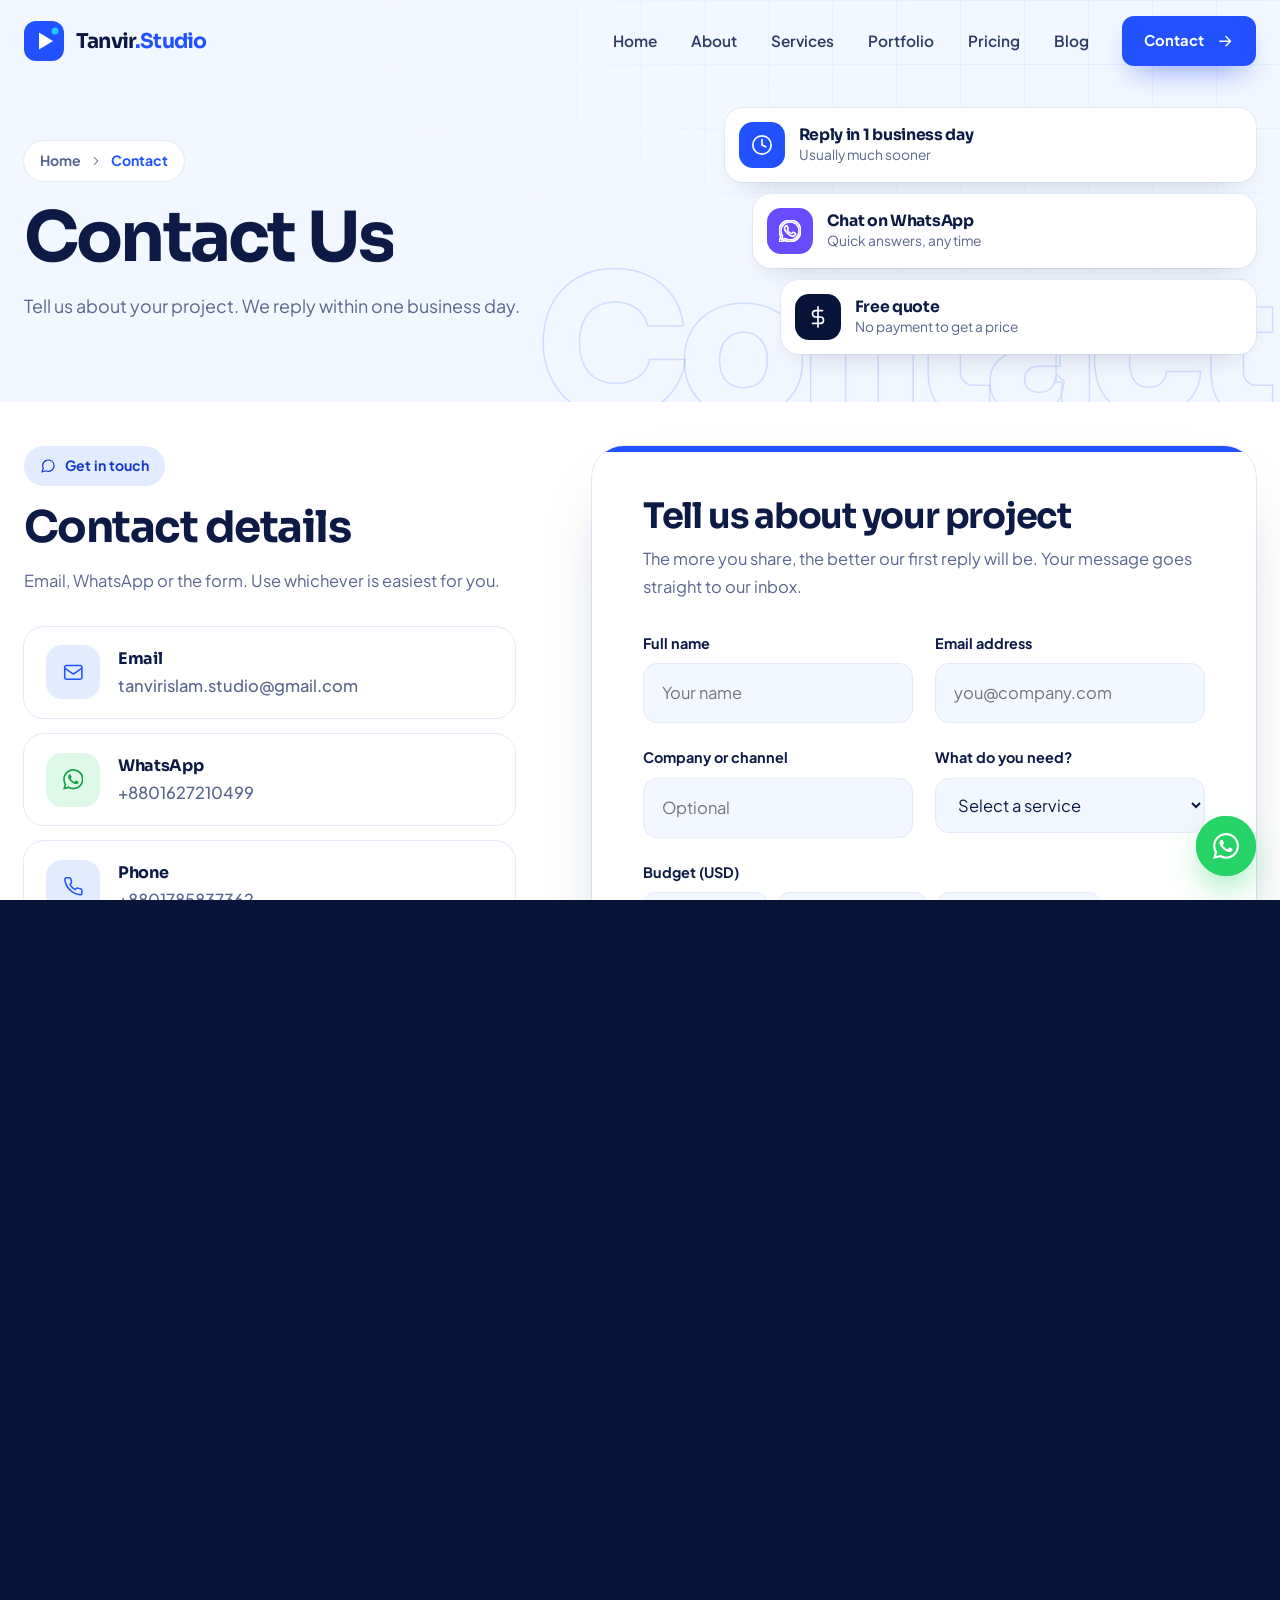
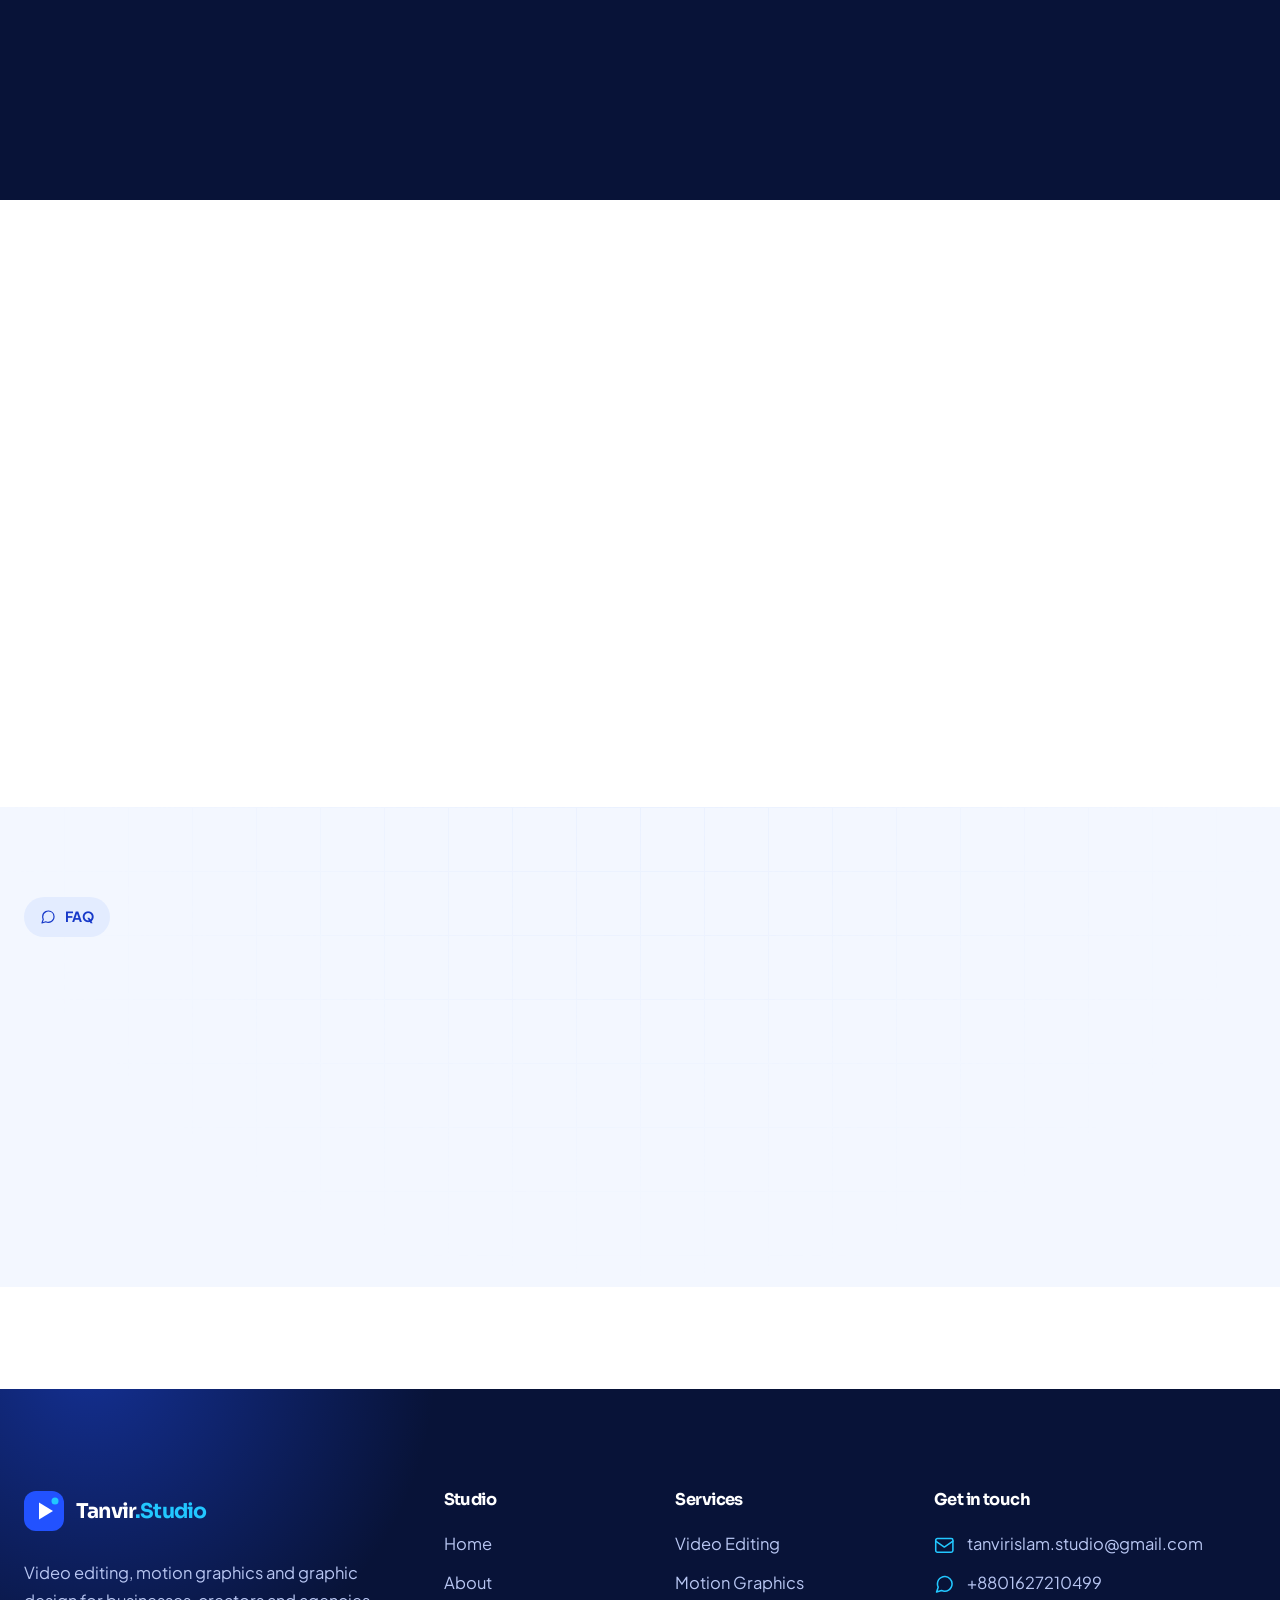
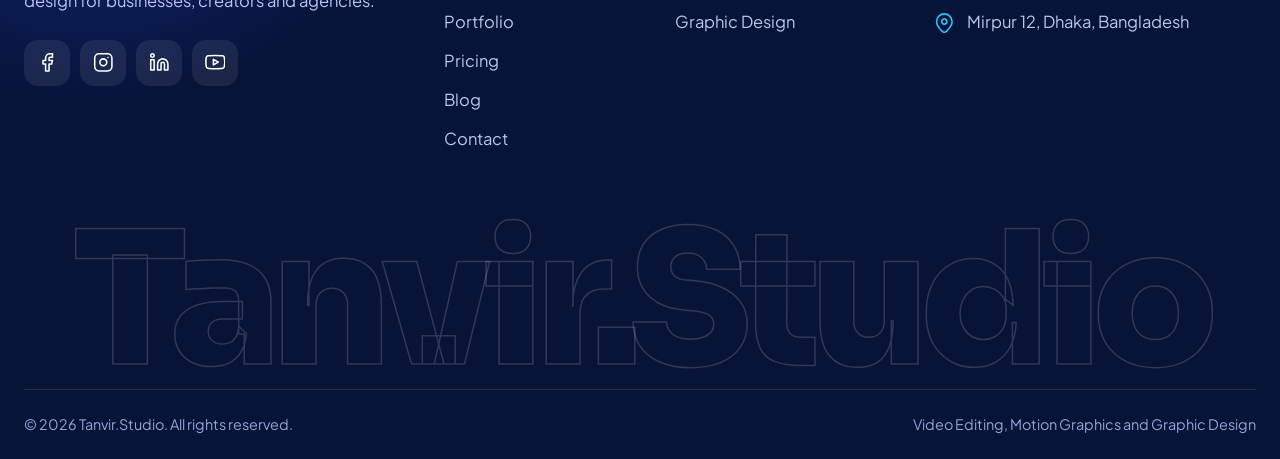
<file: contact.html>
<!DOCTYPE html>

<html class="no-js" data-page="contact" data-wa="https://wa.me/8801627210499?text=Hello%20Tanvir.Studio%2C%20I%20would%20like%20to%20discuss%20a%20project." lang="en">
<head>
<meta charset="utf-8"/>
<meta content="width=device-width, initial-scale=1" name="viewport"/>
<title>Contact Us: Start a Video or Design Project | Tanvir.Studio</title>
<meta content="Send us your brief or chat on WhatsApp. Tanvir.Studio replies within one business day with questions, ideas and a price." name="description"/>
<meta content="index, follow, max-image-preview:large, max-snippet:-1, max-video-preview:-1" name="robots"/>
<meta content="Tanvir.Studio" name="author"/>
<meta content="#2252ff" name="theme-color"/>
<link href="https://tanvir.studio/contact.html" rel="canonical"/>
<link href="https://tanvir.studio/contact.html" hreflang="x-default" rel="alternate"/>
<meta content="Tanvir.Studio" property="og:site_name"/>
<meta content="website" property="og:type"/>
<meta content="Contact Us: Start a Video or Design Project | Tanvir.Studio" property="og:title"/>
<meta content="Send us your brief or chat on WhatsApp. Tanvir.Studio replies within one business day with questions, ideas and a price." property="og:description"/>
<meta content="https://tanvir.studio/contact.html" property="og:url"/>
<meta content="https://tanvir.studio/assets/img/og-cover.png" property="og:image"/>
<meta content="1200" property="og:image:width"/>
<meta content="630" property="og:image:height"/>
<meta content="Tanvir.Studio video editing, motion graphics and graphic design studio" property="og:image:alt"/>
<meta content="summary_large_image" name="twitter:card"/>
<meta content="Contact Us: Start a Video or Design Project | Tanvir.Studio" name="twitter:title"/>
<meta content="Send us your brief or chat on WhatsApp. Tanvir.Studio replies within one business day with questions, ideas and a price." name="twitter:description"/>
<meta content="https://tanvir.studio/assets/img/og-cover.png" name="twitter:image"/>
<link href="assets/img/favicon.svg" rel="icon" type="image/svg+xml"/>
<link href="site.webmanifest" rel="manifest"/>
<link href="https://fonts.googleapis.com" rel="preconnect"/>
<link href="https://i.ytimg.com" rel="preconnect"/>
<link href="assets/img/apple-touch-icon.png" rel="apple-touch-icon"/>
<link crossorigin="" href="https://fonts.gstatic.com" rel="preconnect"/>
<link href="https://fonts.googleapis.com/css2?family=Plus+Jakarta+Sans:wght@400;500;600;700;800&amp;family=Sora:wght@500;600;700;800&amp;display=swap" rel="stylesheet"/>
<link href="assets/css/style.css" rel="stylesheet"/>
<script>document.documentElement.className=document.documentElement.className.replace('no-js','js');try{if(sessionStorage.getItem('ts-pre'))document.documentElement.classList.add('skip-pre')}catch(e){}</script>
<script type="application/ld+json">{"@context": "https://schema.org", "@type": "ProfessionalService", "@id": "https://tanvir.studio/#organization", "name": "Tanvir.Studio", "url": "https://tanvir.studio/", "logo": "https://tanvir.studio/assets/img/logo.svg", "image": "https://tanvir.studio/assets/img/og-cover.png", "description": "Creative studio for video editing, motion graphics and graphic design.", "email": "tanvirislam.studio@gmail.com", "telephone": "+8801627210499", "address": {"@type": "PostalAddress", "streetAddress": "Mirpur 12", "addressLocality": "Dhaka", "addressCountry": "BD"}, "knowsAbout": ["Video editing", "Motion graphics", "Graphic design", "Brand identity", "Social media content"], "sameAs": ["https://facebook.com/tanvirislam23", "https://instagram.com/tanvir.studio", "https://linkedin.com/in/tanvirislam62", "https://youtube.com/@tanvirislamofficial"], "priceRange": "$$", "contactPoint": [{"@type": "ContactPoint", "contactType": "customer support", "email": "tanvirislam.studio@gmail.com", "telephone": "+8801627210499", "availableLanguage": ["English", "Bengali"]}]}</script>
<script type="application/ld+json">{"@context": "https://schema.org", "@type": "WebSite", "@id": "https://tanvir.studio/#website", "url": "https://tanvir.studio/", "name": "Tanvir.Studio", "publisher": {"@id": "https://tanvir.studio/#organization"}, "inLanguage": "en"}</script>
<script type="application/ld+json">{"@context": "https://schema.org", "@type": "ContactPage", "url": "https://tanvir.studio/contact.html", "name": "Contact Tanvir.Studio", "mainEntity": {"@id": "https://tanvir.studio/#organization"}}</script>
<script type="application/ld+json">{"@context": "https://schema.org", "@type": "BreadcrumbList", "itemListElement": [{"@type": "ListItem", "position": 1, "name": "Home", "item": "https://tanvir.studio/"}, {"@type": "ListItem", "position": 2, "name": "Contact", "item": "https://tanvir.studio/contact.html"}]}</script>
<script type="application/ld+json">{"@context": "https://schema.org", "@type": "FAQPage", "mainEntity": [{"@type": "Question", "name": "How will we stay in touch?", "acceptedAnswer": {"@type": "Answer", "text": "By email or WhatsApp, whichever you prefer. Drafts come as private links, so you can leave notes right on the video or design."}}, {"@type": "Question", "name": "Will you sign an NDA?", "acceptedAnswer": {"@type": "Answer", "text": "Yes. Send yours over before you share footage or scripts. We keep project files private either way."}}, {"@type": "Question", "name": "How long does it take?", "acceptedAnswer": {"@type": "Answer", "text": "A first draft usually takes 2 to 3 days for video and 3 to 5 days for design or motion work. Rush jobs are possible, just tell us your deadline up front."}}]}</script>
</head>
<body>
<a class="skip-link" href="#main">Skip to content</a>
<div aria-hidden="true" class="progress"></div>
<div aria-hidden="true" class="page-wipe"></div>
<div aria-hidden="true" class="preloader"><div class="pre-inner"><svg class="pre-mark" viewbox="0 0 40 40"><rect fill="#2252ff" height="40" rx="12" width="40"></rect><path d="M15 11.5v17l14-8.5z" fill="#fff"></path><circle cx="31" cy="10" fill="#22c7ff" r="3.5"></circle></svg><div class="pre-name">Tanvir.Studio</div><div class="pre-bar"><i></i></div></div></div>
<header class="site-header">
<div class="container nav">
<a aria-label="Tanvir.Studio home" class="logo" href="index.html"><svg aria-hidden="true" class="logo-mark" viewbox="0 0 40 40"><rect class="lm-bg" height="40" rx="12" width="40"></rect><path class="lm-play" d="M15 11.5v17l14-8.5z"></path><circle class="lm-dot" cx="31" cy="10" r="3.5"></circle></svg><b>Tanvir<span>.Studio</span></b></a>
<nav aria-label="Main navigation" class="nav-links" id="site-nav">
<a data-cms="shared:home" href="index.html">Home</a><a data-cms="shared:about" href="about.html">About</a><a data-cms="shared:services" href="services.html">Services</a><a data-cms="shared:portfolio" href="portfolio.html">Portfolio</a><a data-cms="shared:pricing" href="pricing.html">Pricing</a><a data-cms="shared:blog" href="blog.html">Blog</a>
<a aria-current="page" class="btn btn-sm" data-cms="shared:contact" data-magnetic="" href="contact.html">Contact <svg aria-hidden="true" class="ic" focusable="false"><use href="#i-arrow"></use></svg></a>
</nav>
<button aria-controls="site-nav" aria-expanded="false" aria-label="Toggle menu" class="menu-btn" type="button"><svg aria-hidden="true" class="ic i-menu" focusable="false"><use href="#i-menu"></use></svg><svg aria-hidden="true" class="ic i-close" focusable="false"><use href="#i-close"></use></svg></button>
</div>
</header>
<main id="main">
<section class="page-hero" data-word="Contact">
<div class="container ph-grid">
<div class="ph-main">
<nav aria-label="Breadcrumb" class="crumbs"><a href="index.html">Home</a><svg aria-hidden="true" class="ic" focusable="false"><use href="#i-chevron"></use></svg><span aria-current="page">Contact</span></nav>
<h1 data-cms="contact:contact-us" data-split="">Contact Us</h1>
<p class="lead" data-cms="contact:tell-us-about-your-project-we-reply-within-one" data-delay="350" data-reveal="up">Tell us about your project. We reply within one business day.</p>
</div>
<div class="ph-cards" data-delay="300" data-reveal="left"><div class="ph-card"><i><svg aria-hidden="true" class="ic" focusable="false"><use href="#i-clock"></use></svg></i><div><b data-cms="contact:reply-in-1-business-day">Reply in 1 business day</b><span data-cms="contact:usually-much-sooner">Usually much sooner</span></div></div><div class="ph-card c2"><i><svg aria-hidden="true" class="ic" focusable="false"><use href="#i-whatsapp"></use></svg></i><div><b data-cms="contact:chat-on-whatsapp">Chat on WhatsApp</b><span data-cms="contact:quick-answers-any-time">Quick answers, any time</span></div></div><div class="ph-card c3"><i><svg aria-hidden="true" class="ic" focusable="false"><use href="#i-dollar"></use></svg></i><div><b data-cms="contact:free-quote">Free quote</b><span data-cms="contact:no-payment-to-get-a-price">No payment to get a price</span></div></div></div>
</div>
</section>
<section class="section-tight" id="form">
<div class="container contact-grid">
<div data-reveal="left">
<span class="pill" data-cms="contact:get-in-touch"><svg aria-hidden="true" class="ic" focusable="false"><use href="#i-chat"></use></svg> Get in touch</span>
<h2 data-cms="contact:contact-details" style="margin-top:18px">Contact details</h2>
<p data-cms="contact:email-whatsapp-or-the-form-use-whichever-is-ea" style="margin-top:14px">Email, WhatsApp or the form. Use whichever is easiest for you.</p>
<div class="c-list">
<div class="c-item"><span class="ico"><svg aria-hidden="true" class="ic" focusable="false"><use href="#i-mail"></use></svg></span><div><b>Email</b><a data-s="email" data-s-text="" href="mailto:tanvirislam.studio@gmail.com">tanvirislam.studio@gmail.com</a></div></div>
<div class="c-item"><span class="ico wa-ico"><svg aria-hidden="true" class="ic ic-fill" focusable="false"><use href="#i-whatsapp"></use></svg></span><div><b>WhatsApp</b><a data-s="whatsapp" data-s-text="" href="https://wa.me/8801627210499?text=Hello%20Tanvir.Studio%2C%20I%20would%20like%20to%20discuss%20a%20project." rel="noopener" target="_blank">+8801627210499</a></div></div>
<div class="c-item"><span class="ico"><svg aria-hidden="true" class="ic" focusable="false"><use href="#i-phone"></use></svg></span><div><b>Phone</b><a data-s="phone" data-s-text="" href="tel:+8801785837362">+8801785837362</a></div></div>
<div class="c-item"><span class="ico"><svg aria-hidden="true" class="ic" focusable="false"><use href="#i-pin"></use></svg></span><div><b>Studio</b><span data-s="location" data-s-text="">Mirpur 12, Dhaka, Bangladesh</span></div></div>
</div>
<a class="btn btn-wa" data-cms="contact:chat-on-whatsapp-2" data-magnetic="" data-s="whatsapp" href="https://wa.me/8801627210499?text=Hello%20Tanvir.Studio%2C%20I%20would%20like%20to%20discuss%20a%20project." rel="noopener" target="_blank"><svg aria-hidden="true" class="ic ic-fill" focusable="false"><use href="#i-whatsapp"></use></svg> Chat on WhatsApp</a>
<div style="margin-top:32px"><b data-cms="contact:follow-us" style="font-family:Sora,sans-serif">Follow us</b><div style="margin-top:14px"><div class="socials light"><a aria-label="Facebook" data-s="facebook" href="https://facebook.com/tanvirislam23" rel="noopener" target="_blank"><svg aria-hidden="true" class="ic" focusable="false"><use href="#i-facebook"></use></svg></a><a aria-label="Instagram" data-s="instagram" href="https://instagram.com/tanvir.studio" rel="noopener" target="_blank"><svg aria-hidden="true" class="ic" focusable="false"><use href="#i-instagram"></use></svg></a><a aria-label="Linkedin" data-s="linkedin" href="https://linkedin.com/in/tanvirislam62" rel="noopener" target="_blank"><svg aria-hidden="true" class="ic" focusable="false"><use href="#i-linkedin"></use></svg></a><a aria-label="Youtube" data-s="youtube" href="https://youtube.com/@tanvirislamofficial" rel="noopener" target="_blank"><svg aria-hidden="true" class="ic" focusable="false"><use href="#i-youtube"></use></svg></a></div></div></div>
</div>
<form class="form" data-email="tanvirislam.studio@gmail.com" data-endpoint="https://formsubmit.co/ajax/tanvirislam.studio@gmail.com" data-reveal="right" id="contact-form" novalidate="">
<div class="form-body">
<h2 data-cms="contact:tell-us-about-your-project">Tell us about your project</h2>
<p data-cms="contact:the-more-you-share-the-better-our-first-reply-">The more you share, the better our first reply will be. Your message goes straight to our inbox.</p>
<div class="form-grid">
<div class="field" data-required=""><label data-cms="contact:full-name" for="f-name">Full name</label><input autocomplete="name" id="f-name" name="name" placeholder="Your name" type="text"/><span class="msg" data-cms="contact:please-enter-your-name">Please enter your name.</span></div>
<div class="field" data-required=""><label data-cms="contact:email-address" for="f-email">Email address</label><input autocomplete="email" id="f-email" name="email" placeholder="you@company.com" type="email"/><span class="msg" data-cms="contact:please-enter-a-valid-email-address">Please enter a valid email address.</span></div>
<div class="field"><label data-cms="contact:company-or-channel" for="f-company">Company or channel</label><input autocomplete="organization" id="f-company" name="company" placeholder="Optional" type="text"/></div>
<div class="field" data-required=""><label data-cms="contact:what-do-you-need" for="f-service">What do you need?</label><select id="f-service" name="service"><option value="">Select a service</option><option>Video Editing</option><option>Motion Graphics</option><option>Graphic Design</option><option>More than one</option></select><span class="msg" data-cms="contact:please-choose-a-service">Please choose a service.</span></div>
<div class="field full"><span class="lab" data-cms="contact:budget-usd" id="l-budget">Budget (USD)</span><div aria-labelledby="l-budget" class="choices" role="group">
<label class="choice"><input name="budget" type="radio" value="Under $500"/><span data-cms="contact:under-500">Under $500</span></label>
<label class="choice"><input name="budget" type="radio" value="$500 to $1,500"/><span data-cms="contact:500-to-1-500">$500 to $1,500</span></label>
<label class="choice"><input name="budget" type="radio" value="$1,500 to $5,000"/><span data-cms="contact:1-500-to-5-000">$1,500 to $5,000</span></label>
<label class="choice"><input name="budget" type="radio" value="$5,000 and above"/><span data-cms="contact:5-000-and-above">$5,000 and above</span></label>
</div></div>
<div class="field full"><label data-cms="contact:when-do-you-need-it" for="f-timeline">When do you need it?</label><select id="f-timeline" name="timeline"><option value="">Select a timeline</option><option>Urgent, under 1 week</option><option>1 to 2 weeks</option><option>2 to 4 weeks</option><option>No rush</option></select></div>
<div class="field full" data-required=""><label data-cms="contact:about-your-project" for="f-message">About your project</label><textarea id="f-message" name="message" placeholder="What are you making, who is it for, and do you have references or links to share?"></textarea><span class="msg" data-cms="contact:please-add-a-few-details-about-your-project">Please add a few details about your project.</span></div>
<input aria-hidden="true" autocomplete="off" class="hp" name="_honey" tabindex="-1" type="text"/>
</div>
<div class="form-foot"><small data-cms="contact:we-keep-your-details-private-and-sign-an-nda-o">We keep your details private and sign an NDA on request.</small><button class="btn" data-cms="contact:send-message" data-magnetic="" type="submit">Send message <svg aria-hidden="true" class="ic" focusable="false"><use href="#i-send"></use></svg></button></div>
</div>
<div class="form-ok" role="status"><div class="big"><svg aria-hidden="true" class="ic" focusable="false"><use href="#i-check"></use></svg></div><h2>Thank you</h2><p class="ok-text" style="margin-top:10px">Your message has been sent. We'll reply within one business day.</p></div>
</form>
</div>
</section>
<section class="section">
<div class="container">
<div class="sec-head split"><div><span class="pill" data-cms="contact:visit-us"><svg aria-hidden="true" class="ic" focusable="false"><use href="#i-pin"></use></svg> Visit us</span><h2 data-cms="contact:find-our-studio" data-split="" style="margin-top:18px">Find our studio.</h2></div><p data-cms="contact:we-re-in-mirpur-12-dhaka-message-us-first-so-w" data-reveal="up">We're in Mirpur 12, Dhaka. Message us first so we can set aside time for you.</p></div>
<div class="map-wrap" data-reveal="up">
<div class="map-card"><b>Tanvir.Studio</b><span data-s="location" data-s-text="">Mirpur 12, Dhaka, Bangladesh</span><a data-s="maplink" href="https://www.google.com/maps/search/?api=1&amp;query=Mirpur+12+Dhaka+Bangladesh" rel="noopener" target="_blank">Open in Google Maps <svg aria-hidden="true" class="ic" focusable="false"><use href="#i-external"></use></svg></a></div>
<iframe allowfullscreen="" data-s="map" loading="lazy" referrerpolicy="no-referrer-when-downgrade" src="https://www.google.com/maps?q=Mirpur+12,+Dhaka,+Bangladesh&amp;z=14&amp;output=embed" title="Tanvir.Studio location on Google Maps"></iframe>
</div>
</div>
</section>
<section class="section section-sky">
<div class="container faq-wrap">
<div class="sticky"><span class="pill" data-cms="contact:faq"><svg aria-hidden="true" class="ic" focusable="false"><use href="#i-chat"></use></svg> FAQ</span><h2 data-cms="contact:before-you-write" data-split="">Before you write.</h2><p data-cms="contact:a-few-quick-answers" data-reveal="up">A few quick answers.</p></div>
<div class="faq" data-faq="contact" data-reveal="up"><div class="faq-item"><button aria-expanded="false" class="faq-q" type="button"><span>How will we stay in touch?</span><span class="pm"><svg aria-hidden="true" class="ic" focusable="false"><use href="#i-plus"></use></svg></span></button><div class="faq-a"><div><p>By email or WhatsApp, whichever you prefer. Drafts come as private links, so you can leave notes right on the video or design.</p></div></div></div>
<div class="faq-item"><button aria-expanded="false" class="faq-q" type="button"><span>Will you sign an NDA?</span><span class="pm"><svg aria-hidden="true" class="ic" focusable="false"><use href="#i-plus"></use></svg></span></button><div class="faq-a"><div><p>Yes. Send yours over before you share footage or scripts. We keep project files private either way.</p></div></div></div>
<div class="faq-item"><button aria-expanded="false" class="faq-q" type="button"><span>How long does it take?</span><span class="pm"><svg aria-hidden="true" class="ic" focusable="false"><use href="#i-plus"></use></svg></span></button><div class="faq-a"><div><p>A first draft usually takes 2 to 3 days for video and 3 to 5 days for design or motion work. Rush jobs are possible, just tell us your deadline up front.</p></div></div></div>
</div>
</div>
</section>
</main>
<footer class="site-footer">
<div class="container">
<div class="foot-grid">
<div>
<a aria-label="Tanvir.Studio home" class="logo" href="index.html"><svg aria-hidden="true" class="logo-mark" viewbox="0 0 40 40"><rect class="lm-bg" height="40" rx="12" width="40"></rect><path class="lm-play" d="M15 11.5v17l14-8.5z"></path><circle class="lm-dot" cx="31" cy="10" r="3.5"></circle></svg><b>Tanvir<span>.Studio</span></b></a>
<p data-cms="shared:video-editing-motion-graphics-and-graphic-desi">Video editing, motion graphics and graphic design for businesses, creators and agencies.</p>
<div class="socials"><a aria-label="Facebook" data-s="facebook" href="https://facebook.com/tanvirislam23" rel="noopener" target="_blank"><svg aria-hidden="true" class="ic" focusable="false"><use href="#i-facebook"></use></svg></a><a aria-label="Instagram" data-s="instagram" href="https://instagram.com/tanvir.studio" rel="noopener" target="_blank"><svg aria-hidden="true" class="ic" focusable="false"><use href="#i-instagram"></use></svg></a><a aria-label="Linkedin" data-s="linkedin" href="https://linkedin.com/in/tanvirislam62" rel="noopener" target="_blank"><svg aria-hidden="true" class="ic" focusable="false"><use href="#i-linkedin"></use></svg></a><a aria-label="Youtube" data-s="youtube" href="https://youtube.com/@tanvirislamofficial" rel="noopener" target="_blank"><svg aria-hidden="true" class="ic" focusable="false"><use href="#i-youtube"></use></svg></a></div>
</div>
<div>
<h4 data-cms="shared:studio">Studio</h4>
<ul>
<li><a data-cms="shared:home-2" href="index.html">Home</a></li><li><a data-cms="shared:about-2" href="about.html">About</a></li><li><a data-cms="shared:portfolio-2" href="portfolio.html">Portfolio</a></li><li><a data-cms="shared:pricing-2" href="pricing.html">Pricing</a></li><li><a data-cms="shared:blog-2" href="blog.html">Blog</a></li><li><a data-cms="shared:contact-2" href="contact.html">Contact</a></li>
</ul>
</div>
<div>
<h4 data-cms="shared:services-2">Services</h4>
<ul>
<li><a data-cms="shared:video-editing" href="services.html#video-editing">Video Editing</a></li><li><a data-cms="shared:motion-graphics" href="services.html#motion-graphics">Motion Graphics</a></li><li><a data-cms="shared:graphic-design" href="services.html#graphic-design">Graphic Design</a></li>
</ul>
</div>
<div>
<h4 data-cms="shared:get-in-touch">Get in touch</h4>
<ul class="foot-contact">
<li><svg aria-hidden="true" class="ic" focusable="false"><use href="#i-mail"></use></svg><a data-s="email" data-s-text="" href="mailto:tanvirislam.studio@gmail.com">tanvirislam.studio@gmail.com</a></li>
<li><svg aria-hidden="true" class="ic" focusable="false"><use href="#i-chat"></use></svg><a data-s="whatsapp" data-s-text="" href="https://wa.me/8801627210499?text=Hello%20Tanvir.Studio%2C%20I%20would%20like%20to%20discuss%20a%20project." rel="noopener" target="_blank">+8801627210499</a></li>
<li><svg aria-hidden="true" class="ic" focusable="false"><use href="#i-pin"></use></svg><span data-s="location" data-s-text="">Mirpur 12, Dhaka, Bangladesh</span></li>
</ul>
</div>
</div>
</div>
<div aria-hidden="true" class="foot-word">Tanvir.Studio</div>
<div class="container foot-bar">
<span>© <span data-year="">2026</span> Tanvir.Studio. All rights reserved.</span>
<span data-cms="shared:video-editing-motion-graphics-and-graphic-desi-2">Video Editing, Motion Graphics and Graphic Design</span>
</div>
</footer>
<a aria-label="Chat on WhatsApp" class="wa-float" data-s="whatsapp" href="https://wa.me/8801627210499?text=Hello%20Tanvir.Studio%2C%20I%20would%20like%20to%20discuss%20a%20project." rel="noopener" target="_blank"><svg aria-hidden="true" class="ic ic-fill" focusable="false"><use href="#i-whatsapp"></use></svg><span class="wa-label" data-cms="contact:chat-on-whatsapp-3">Chat on WhatsApp</span></a>
<button aria-label="Back to top" class="to-top" type="button"><svg aria-hidden="true" class="ic" focusable="false"><use href="#i-arrow"></use></svg></button>
<svg aria-hidden="true" focusable="false" height="0" style="position:absolute" width="0" xmlns="http://www.w3.org/2000/svg"><symbol id="i-play" viewbox="0 0 24 24"><polygon points="6 4 20 12 6 20 6 4"></polygon></symbol><symbol id="i-film" viewbox="0 0 24 24"><rect height="18" rx="2" width="18" x="3" y="3"></rect><path d="M7 3v18M17 3v18M3 8h4M3 12h18M3 16h4M17 8h4M17 16h4"></path></symbol><symbol id="i-layers" viewbox="0 0 24 24"><polygon points="12 2 2 7 12 12 22 7 12 2"></polygon><polyline points="2 17 12 22 22 17"></polyline><polyline points="2 12 12 17 22 12"></polyline></symbol><symbol id="i-pen" viewbox="0 0 24 24"><path d="M12 19l7-7 3 3-7 7-3-3z"></path><path d="M18 13l-1.5-7.5L2 2l3.5 14.5L13 18l5-5z"></path><path d="M2 2l7.6 7.6"></path><circle cx="11" cy="11" r="2"></circle></symbol><symbol id="i-arrow" viewbox="0 0 24 24"><path d="M5 12h14M13 6l6 6-6 6"></path></symbol><symbol id="i-check" viewbox="0 0 24 24"><polyline points="20 6 9 17 4 12"></polyline></symbol><symbol id="i-mail" viewbox="0 0 24 24"><rect height="16" rx="2" width="20" x="2" y="4"></rect><path d="M22 7l-10 7L2 7"></path></symbol><symbol id="i-chat" viewbox="0 0 24 24"><path d="M21 11.5a8.4 8.4 0 0 1-.9 3.8 8.5 8.5 0 0 1-7.6 4.7 8.4 8.4 0 0 1-3.8-.9L3 21l1.9-5.7a8.4 8.4 0 0 1-.9-3.8 8.5 8.5 0 0 1 4.7-7.6 8.4 8.4 0 0 1 3.8-.9h.5a8.5 8.5 0 0 1 8 8v.5z"></path></symbol><symbol id="i-whatsapp" viewbox="0 0 24 24"><path d="M17.47 14.38c-.3-.15-1.76-.87-2.03-.97-.27-.1-.47-.15-.67.15-.2.3-.77.97-.94 1.17-.17.2-.35.22-.64.07-.3-.15-1.26-.46-2.39-1.48-.88-.79-1.48-1.76-1.65-2.06-.17-.3-.02-.46.13-.6.13-.13.3-.35.45-.52.15-.17.2-.3.3-.5.1-.2.05-.37-.03-.52-.07-.15-.67-1.61-.92-2.2-.24-.58-.49-.5-.67-.51h-.57c-.2 0-.52.07-.79.37-.27.3-1.04 1.02-1.04 2.48s1.07 2.88 1.21 3.07c.15.2 2.1 3.2 5.08 4.49.71.3 1.26.49 1.69.63.71.23 1.36.2 1.87.12.57-.09 1.76-.72 2.01-1.41.25-.69.25-1.29.17-1.41-.07-.12-.27-.2-.57-.35zM12.05 21.79h-.01a9.87 9.87 0 0 1-5.03-1.38l-.36-.21-3.74.98 1-3.65-.24-.37a9.86 9.86 0 0 1-1.51-5.26c0-5.45 4.44-9.88 9.89-9.88 2.64 0 5.12 1.03 6.99 2.9a9.83 9.83 0 0 1 2.89 6.99c0 5.45-4.44 9.88-9.88 9.88zm8.41-18.3A11.82 11.82 0 0 0 12.05 0C5.5 0 .16 5.34.16 11.89c0 2.1.55 4.14 1.59 5.95L.06 24l6.3-1.65a11.88 11.88 0 0 0 5.68 1.45h.01c6.55 0 11.89-5.34 11.89-11.89 0-3.18-1.24-6.17-3.48-8.42z"></path></symbol><symbol id="i-instagram" viewbox="0 0 24 24"><rect height="20" rx="5" width="20" x="2" y="2"></rect><circle cx="12" cy="12" r="4"></circle><path d="M17.5 6.5h.01"></path></symbol><symbol id="i-facebook" viewbox="0 0 24 24"><path d="M18 2h-3a5 5 0 0 0-5 5v3H7v4h3v8h4v-8h3l1-4h-4V7a1 1 0 0 1 1-1h3z"></path></symbol><symbol id="i-linkedin" viewbox="0 0 24 24"><path d="M16 8a6 6 0 0 1 6 6v7h-4v-7a2 2 0 0 0-4 0v7h-4v-7a6 6 0 0 1 6-6z"></path><rect height="12" width="4" x="2" y="9"></rect><circle cx="4" cy="4" r="2"></circle></symbol><symbol id="i-youtube" viewbox="0 0 24 24"><path d="M22.5 6.4a2.8 2.8 0 0 0-1.9-2C18.9 4 12 4 12 4s-6.9 0-8.6.4a2.8 2.8 0 0 0-1.9 2A29 29 0 0 0 1 11.8a29 29 0 0 0 .5 5.3A2.8 2.8 0 0 0 3.4 19c1.7.5 8.6.5 8.6.5s6.9 0 8.6-.5a2.8 2.8 0 0 0 1.9-2 29 29 0 0 0 .5-5.2 29 29 0 0 0-.5-5.4z"></path><polygon points="9.8 15 15.5 11.8 9.8 8.5 9.8 15"></polygon></symbol><symbol id="i-clock" viewbox="0 0 24 24"><circle cx="12" cy="12" r="10"></circle><polyline points="12 6 12 12 16 14"></polyline></symbol><symbol id="i-globe" viewbox="0 0 24 24"><circle cx="12" cy="12" r="10"></circle><path d="M2 12h20"></path><path d="M12 2a15.3 15.3 0 0 1 4 10 15.3 15.3 0 0 1-4 10 15.3 15.3 0 0 1-4-10 15.3 15.3 0 0 1 4-10z"></path></symbol><symbol id="i-shield" viewbox="0 0 24 24"><path d="M12 22s8-4 8-10V5l-8-3-8 3v7c0 6 8 10 8 10z"></path><polyline points="9 12 11 14 15 10"></polyline></symbol><symbol id="i-zap" viewbox="0 0 24 24"><polygon points="13 2 3 14 12 14 11 22 21 10 12 10 13 2"></polygon></symbol><symbol id="i-refresh" viewbox="0 0 24 24"><path d="M23 4v6h-6M1 20v-6h6"></path><path d="M3.5 9a9 9 0 0 1 14.9-3.4L23 10M1 14l4.6 4.4A9 9 0 0 0 20.5 15"></path></symbol><symbol id="i-menu" viewbox="0 0 24 24"><path d="M3 7h18M3 12h18M3 17h18"></path></symbol><symbol id="i-close" viewbox="0 0 24 24"><path d="M18 6L6 18M6 6l12 12"></path></symbol><symbol id="i-plus" viewbox="0 0 24 24"><path d="M12 5v14M5 12h14"></path></symbol><symbol id="i-star" viewbox="0 0 24 24"><polygon points="12 2 15.1 8.3 22 9.3 17 14.1 18.2 21 12 17.8 5.8 21 7 14.1 2 9.3 8.9 8.3 12 2"></polygon></symbol><symbol id="i-target" viewbox="0 0 24 24"><circle cx="12" cy="12" r="10"></circle><circle cx="12" cy="12" r="6"></circle><circle cx="12" cy="12" r="2"></circle></symbol><symbol id="i-users" viewbox="0 0 24 24"><path d="M17 21v-2a4 4 0 0 0-4-4H5a4 4 0 0 0-4 4v2"></path><circle cx="9" cy="7" r="4"></circle><path d="M23 21v-2a4 4 0 0 0-3-3.9M16 3.1a4 4 0 0 1 0 7.8"></path></symbol><symbol id="i-calendar" viewbox="0 0 24 24"><rect height="18" rx="2" width="18" x="3" y="4"></rect><path d="M16 2v4M8 2v4M3 10h18"></path></symbol><symbol id="i-dollar" viewbox="0 0 24 24"><path d="M12 1v22M17 5H9.5a3.5 3.5 0 0 0 0 7h5a3.5 3.5 0 0 1 0 7H6"></path></symbol><symbol id="i-award" viewbox="0 0 24 24"><circle cx="12" cy="8" r="7"></circle><polyline points="8.2 13.9 7 23 12 20 17 23 15.8 13.9"></polyline></symbol><symbol id="i-send" viewbox="0 0 24 24"><path d="M22 2L11 13M22 2l-7 20-4-9-9-4 20-7z"></path></symbol><symbol id="i-image" viewbox="0 0 24 24"><rect height="18" rx="2" width="18" x="3" y="3"></rect><circle cx="8.5" cy="8.5" r="1.5"></circle><path d="M21 15l-5-5L5 21"></path></symbol><symbol id="i-sparkle" viewbox="0 0 24 24"><path d="M12 3l1.9 5.1L19 10l-5.1 1.9L12 17l-1.9-5.1L5 10l5.1-1.9L12 3z"></path><path d="M19 15l.9 2.1L22 18l-2.1.9L19 21l-.9-2.1L16 18l2.1-.9L19 15z"></path></symbol><symbol id="i-chevron" viewbox="0 0 24 24"><polyline points="9 18 15 12 9 6"></polyline></symbol><symbol id="i-pin" viewbox="0 0 24 24"><path d="M21 10c0 7-9 13-9 13S3 17 3 10a9 9 0 0 1 18 0z"></path><circle cx="12" cy="10" r="3"></circle></symbol><symbol id="i-phone" viewbox="0 0 24 24"><path d="M22 16.9v3a2 2 0 0 1-2.2 2 19.8 19.8 0 0 1-8.6-3.1 19.5 19.5 0 0 1-6-6A19.8 19.8 0 0 1 2.1 4.2 2 2 0 0 1 4.1 2h3a2 2 0 0 1 2 1.7c.1 1 .4 1.9.7 2.8a2 2 0 0 1-.5 2.1L8.1 9.9a16 16 0 0 0 6 6l1.3-1.3a2 2 0 0 1 2.1-.5c.9.3 1.8.6 2.8.7a2 2 0 0 1 1.7 2z"></path></symbol><symbol id="i-layout" viewbox="0 0 24 24"><rect height="18" rx="2" width="18" x="3" y="3"></rect><path d="M3 9h18M9 21V9"></path></symbol><symbol id="i-external" viewbox="0 0 24 24"><path d="M18 13v6a2 2 0 0 1-2 2H5a2 2 0 0 1-2-2V8a2 2 0 0 1 2-2h6M15 3h6v6M10 14L21 3"></path></symbol></svg>
<script src="assets/js/config.js"></script>
<script defer="" src="assets/js/site-data.js"></script>
<script defer="" src="assets/js/cms.js"></script>
<script defer="" src="assets/js/media.js"></script>
<script defer="" src="assets/js/portfolio.js"></script>
<script defer="" src="assets/js/main.js"></script>
</body>
</html>
</file>
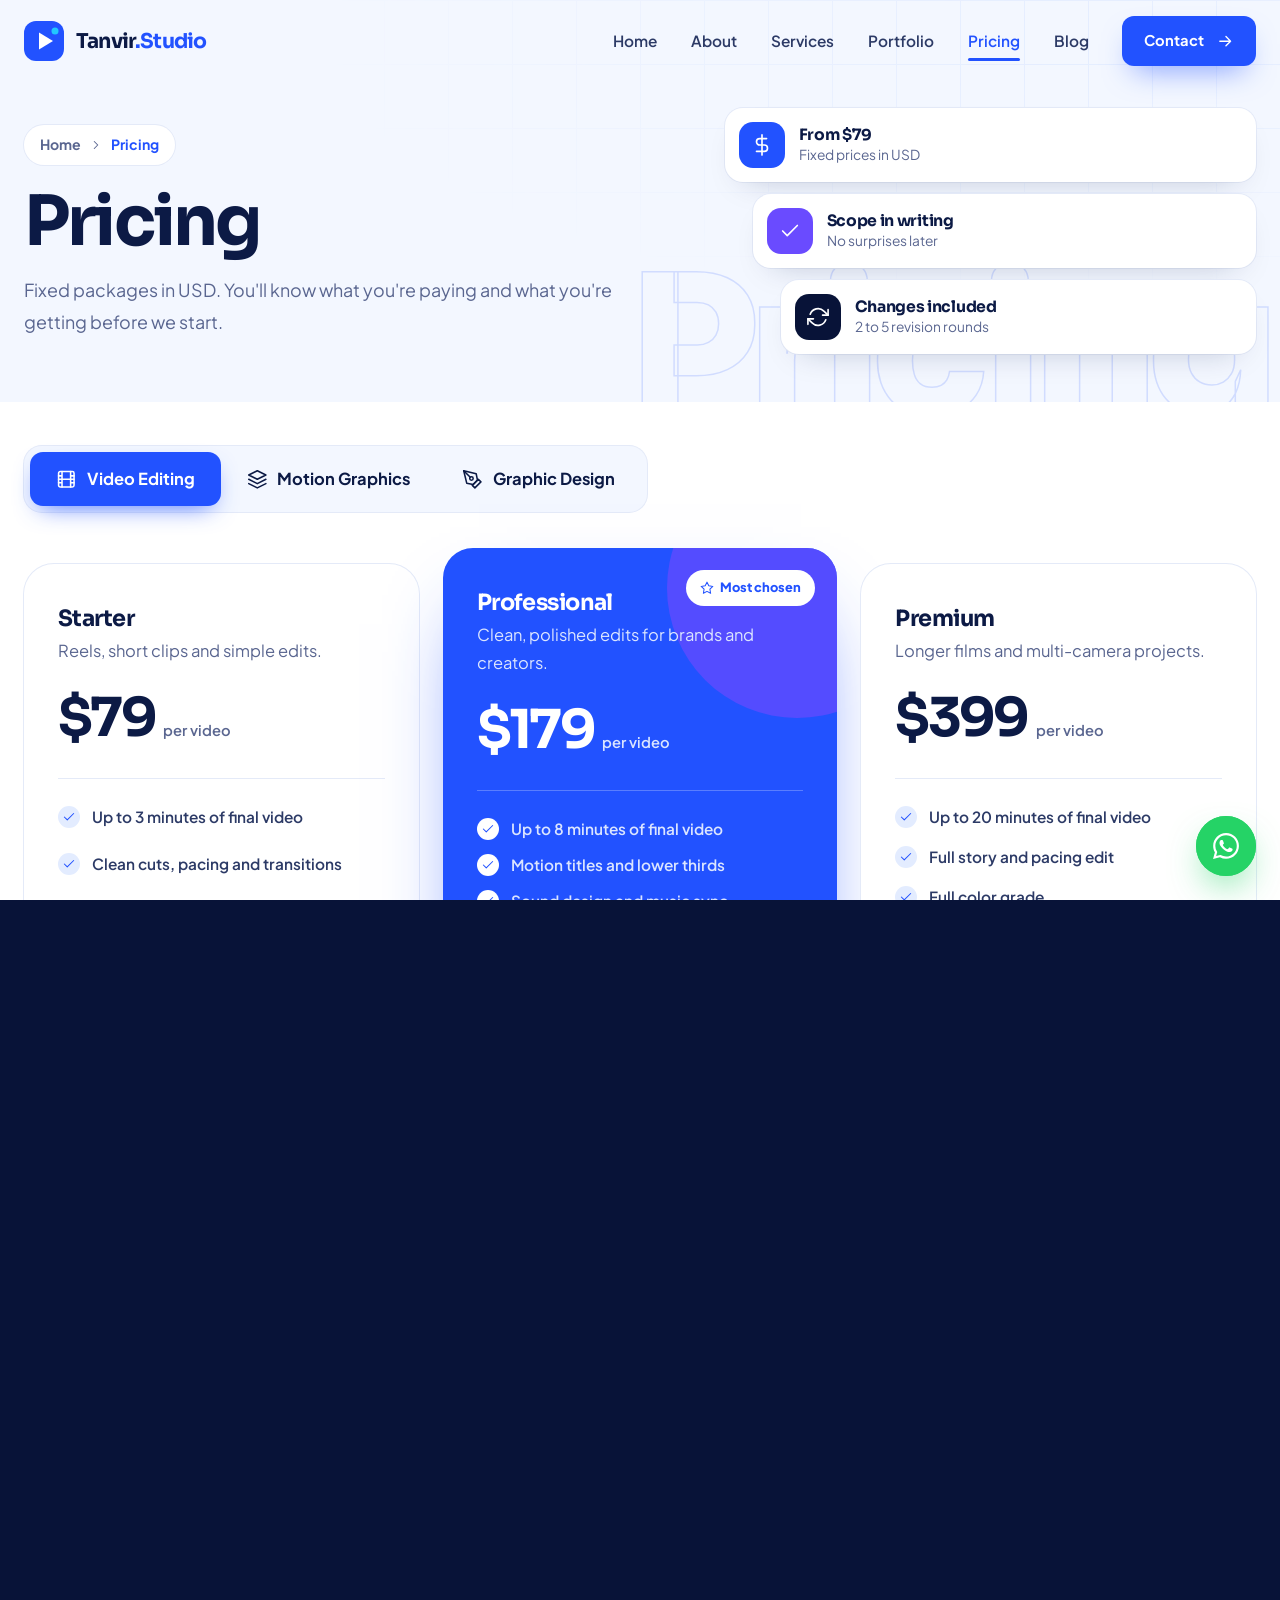
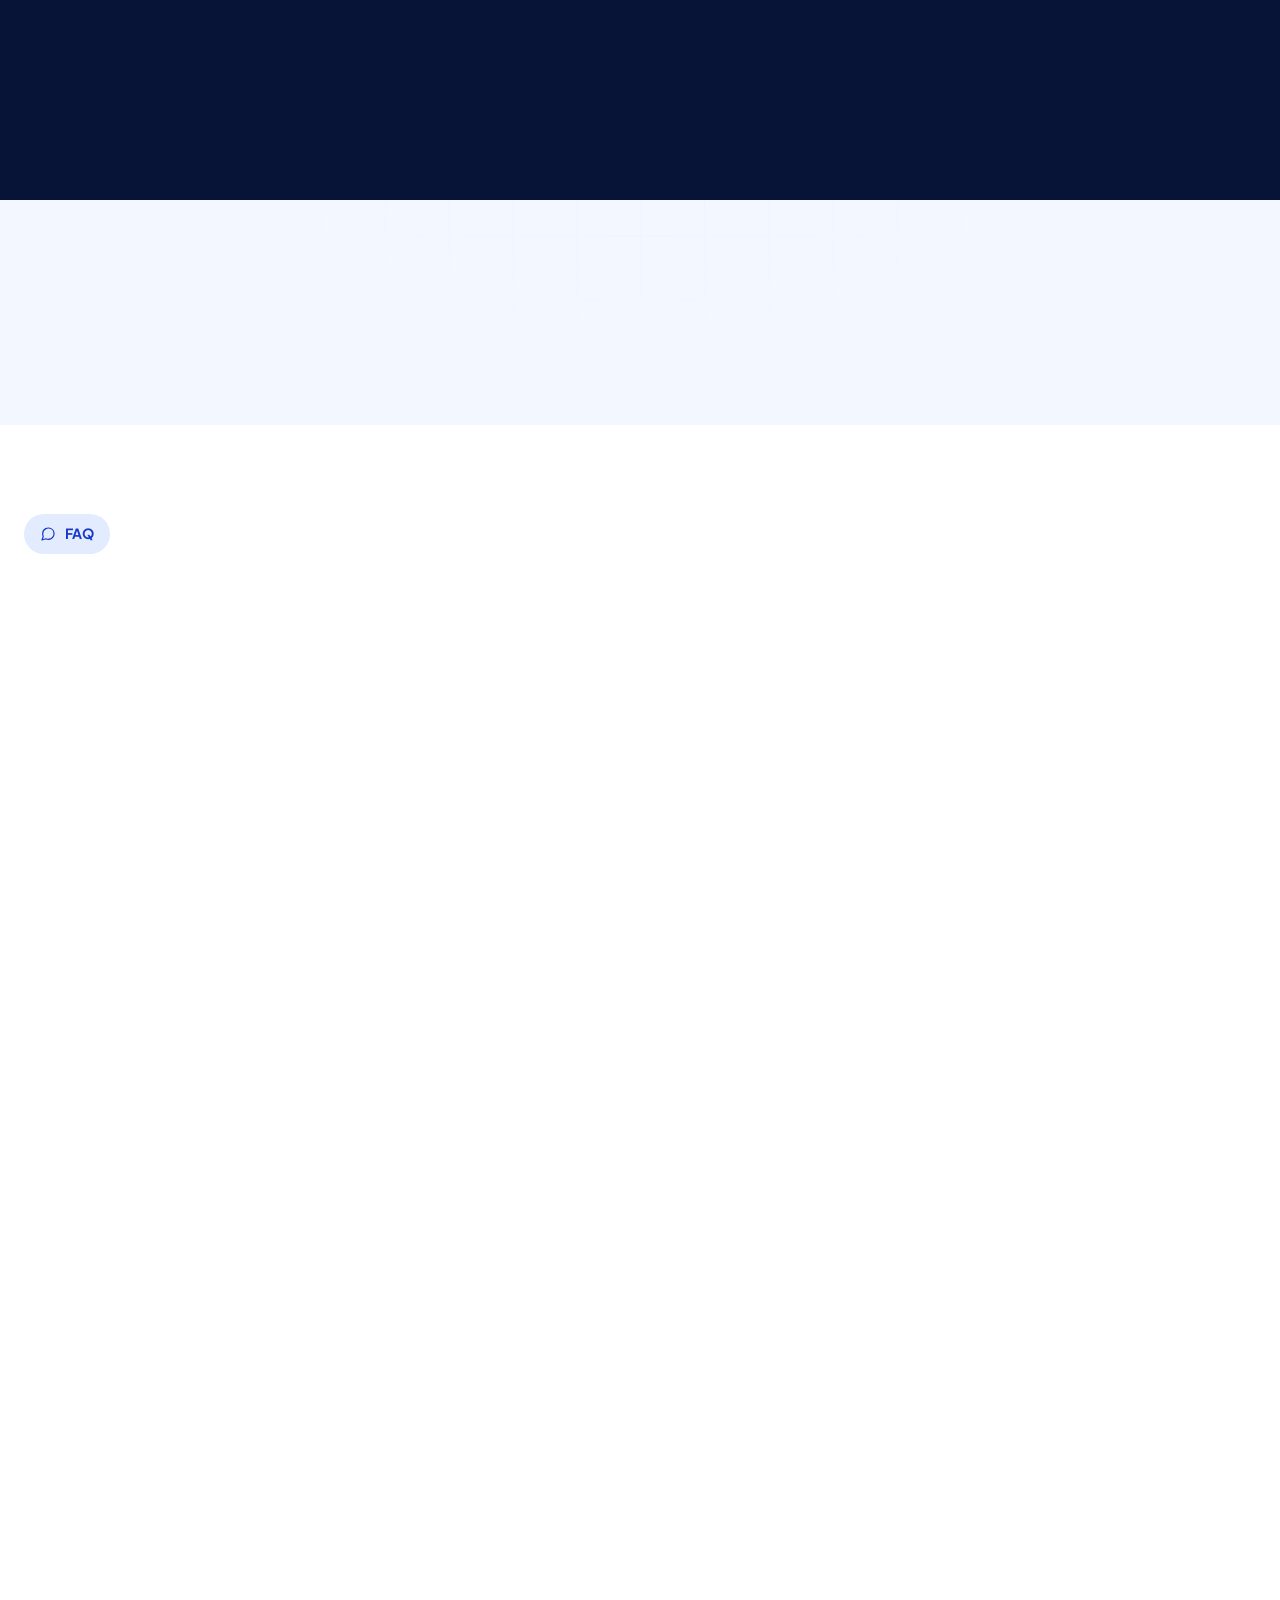
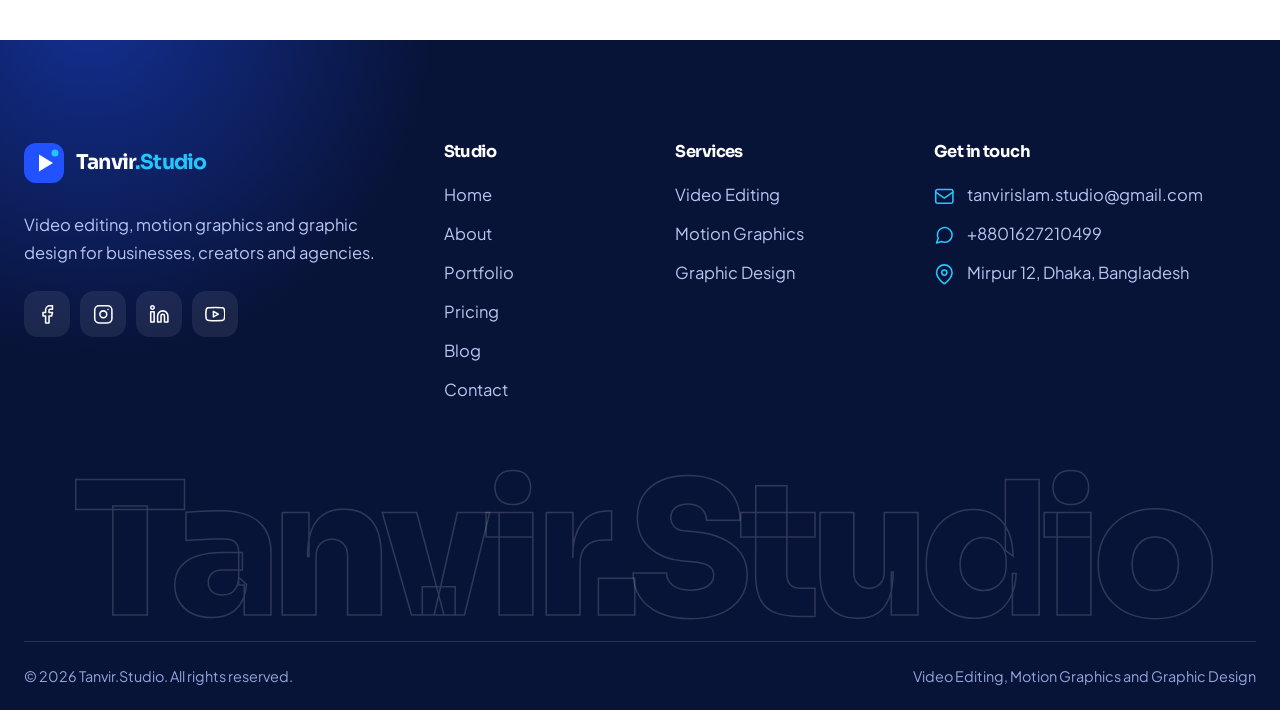
<file: pricing.html>
<!DOCTYPE html>

<html class="no-js" data-page="pricing" data-wa="https://wa.me/8801627210499?text=Hello%20Tanvir.Studio%2C%20I%20would%20like%20to%20discuss%20a%20project." lang="en">
<head>
<meta charset="utf-8"/>
<meta content="width=device-width, initial-scale=1" name="viewport"/>
<title>Pricing: Video, Motion &amp; Design Packages | Tanvir.Studio</title>
<meta content="Clear USD prices for video editing, motion graphics and graphic design. Compare the Starter, Professional and Premium packages." name="description"/>
<meta content="index, follow, max-image-preview:large, max-snippet:-1, max-video-preview:-1" name="robots"/>
<meta content="Tanvir.Studio" name="author"/>
<meta content="#2252ff" name="theme-color"/>
<link href="https://tanvir.studio/pricing.html" rel="canonical"/>
<link href="https://tanvir.studio/pricing.html" hreflang="x-default" rel="alternate"/>
<meta content="Tanvir.Studio" property="og:site_name"/>
<meta content="website" property="og:type"/>
<meta content="Pricing: Video, Motion &amp; Design Packages | Tanvir.Studio" property="og:title"/>
<meta content="Clear USD prices for video editing, motion graphics and graphic design. Compare the Starter, Professional and Premium packages." property="og:description"/>
<meta content="https://tanvir.studio/pricing.html" property="og:url"/>
<meta content="https://tanvir.studio/assets/img/og-cover.png" property="og:image"/>
<meta content="1200" property="og:image:width"/>
<meta content="630" property="og:image:height"/>
<meta content="Tanvir.Studio video editing, motion graphics and graphic design studio" property="og:image:alt"/>
<meta content="summary_large_image" name="twitter:card"/>
<meta content="Pricing: Video, Motion &amp; Design Packages | Tanvir.Studio" name="twitter:title"/>
<meta content="Clear USD prices for video editing, motion graphics and graphic design. Compare the Starter, Professional and Premium packages." name="twitter:description"/>
<meta content="https://tanvir.studio/assets/img/og-cover.png" name="twitter:image"/>
<link href="assets/img/favicon.svg" rel="icon" type="image/svg+xml"/>
<link href="site.webmanifest" rel="manifest"/>
<link href="https://fonts.googleapis.com" rel="preconnect"/>
<link href="https://i.ytimg.com" rel="preconnect"/>
<link href="assets/img/apple-touch-icon.png" rel="apple-touch-icon"/>
<link crossorigin="" href="https://fonts.gstatic.com" rel="preconnect"/>
<link href="https://fonts.googleapis.com/css2?family=Plus+Jakarta+Sans:wght@400;500;600;700;800&amp;family=Sora:wght@500;600;700;800&amp;display=swap" rel="stylesheet"/>
<link href="assets/css/style.css" rel="stylesheet"/>
<script>document.documentElement.className=document.documentElement.className.replace('no-js','js');try{if(sessionStorage.getItem('ts-pre'))document.documentElement.classList.add('skip-pre')}catch(e){}</script>
<script type="application/ld+json">{"@context": "https://schema.org", "@type": "ProfessionalService", "@id": "https://tanvir.studio/#organization", "name": "Tanvir.Studio", "url": "https://tanvir.studio/", "logo": "https://tanvir.studio/assets/img/logo.svg", "image": "https://tanvir.studio/assets/img/og-cover.png", "description": "Creative studio for video editing, motion graphics and graphic design.", "email": "tanvirislam.studio@gmail.com", "telephone": "+8801627210499", "address": {"@type": "PostalAddress", "streetAddress": "Mirpur 12", "addressLocality": "Dhaka", "addressCountry": "BD"}, "knowsAbout": ["Video editing", "Motion graphics", "Graphic design", "Brand identity", "Social media content"], "sameAs": ["https://facebook.com/tanvirislam23", "https://instagram.com/tanvir.studio", "https://linkedin.com/in/tanvirislam62", "https://youtube.com/@tanvirislamofficial"], "priceRange": "$$", "contactPoint": [{"@type": "ContactPoint", "contactType": "customer support", "email": "tanvirislam.studio@gmail.com", "telephone": "+8801627210499", "availableLanguage": ["English", "Bengali"]}]}</script>
<script type="application/ld+json">{"@context": "https://schema.org", "@type": "WebSite", "@id": "https://tanvir.studio/#website", "url": "https://tanvir.studio/", "name": "Tanvir.Studio", "publisher": {"@id": "https://tanvir.studio/#organization"}, "inLanguage": "en"}</script>
<script type="application/ld+json">{"@context": "https://schema.org", "@type": "OfferCatalog", "name": "Tanvir.Studio service packages", "itemListElement": [{"@type": "Offer", "name": "Video Editing Starter", "price": "99", "priceCurrency": "USD", "description": "Reels, short clips and simple edits.", "url": "https://tanvir.studio/pricing.html#video", "availability": "https://schema.org/InStock", "seller": {"@id": "https://tanvir.studio/#organization"}}, {"@type": "Offer", "name": "Video Editing Professional", "price": "249", "priceCurrency": "USD", "description": "Clean, polished edits for brands and creators.", "url": "https://tanvir.studio/pricing.html#video", "availability": "https://schema.org/InStock", "seller": {"@id": "https://tanvir.studio/#organization"}}, {"@type": "Offer", "name": "Video Editing Premium", "price": "549", "priceCurrency": "USD", "description": "Longer films and multi-camera projects.", "url": "https://tanvir.studio/pricing.html#video", "availability": "https://schema.org/InStock", "seller": {"@id": "https://tanvir.studio/#organization"}}, {"@type": "Offer", "name": "Motion Graphics Starter", "price": "149", "priceCurrency": "USD", "description": "Logo animations and short social loops.", "url": "https://tanvir.studio/pricing.html#motion", "availability": "https://schema.org/InStock", "seller": {"@id": "https://tanvir.studio/#organization"}}, {"@type": "Offer", "name": "Motion Graphics Professional", "price": "349", "priceCurrency": "USD", "description": "Explainers and branded ad animation.", "url": "https://tanvir.studio/pricing.html#motion", "availability": "https://schema.org/InStock", "seller": {"@id": "https://tanvir.studio/#organization"}}, {"@type": "Offer", "name": "Motion Graphics Premium", "price": "749", "priceCurrency": "USD", "description": "Full explainers and a complete animation style for your brand.", "url": "https://tanvir.studio/pricing.html#motion", "availability": "https://schema.org/InStock", "seller": {"@id": "https://tanvir.studio/#organization"}}, {"@type": "Offer", "name": "Graphic Design Starter", "price": "79", "priceCurrency": "USD", "description": "Social posts and quick design jobs.", "url": "https://tanvir.studio/pricing.html#design", "availability": "https://schema.org/InStock", "seller": {"@id": "https://tanvir.studio/#organization"}}, {"@type": "Offer", "name": "Graphic Design Professional", "price": "199", "priceCurrency": "USD", "description": "A logo and a starter brand kit.", "url": "https://tanvir.studio/pricing.html#design", "availability": "https://schema.org/InStock", "seller": {"@id": "https://tanvir.studio/#organization"}}, {"@type": "Offer", "name": "Graphic Design Premium", "price": "449", "priceCurrency": "USD", "description": "A complete brand kit, ready to use.", "url": "https://tanvir.studio/pricing.html#design", "availability": "https://schema.org/InStock", "seller": {"@id": "https://tanvir.studio/#organization"}}]}</script>
<script type="application/ld+json">{"@context": "https://schema.org", "@type": "BreadcrumbList", "itemListElement": [{"@type": "ListItem", "position": 1, "name": "Home", "item": "https://tanvir.studio/"}, {"@type": "ListItem", "position": 2, "name": "Pricing", "item": "https://tanvir.studio/pricing.html"}]}</script>
<script type="application/ld+json">{"@context": "https://schema.org", "@type": "FAQPage", "mainEntity": [{"@type": "Question", "name": "How does payment work?", "acceptedAnswer": {"@type": "Answer", "text": "We quote in USD. Most projects start with a 50 percent deposit, and the rest is due when you approve the final version. Bank transfer and online payments both work."}}, {"@type": "Question", "name": "How many changes can I ask for?", "acceptedAnswer": {"@type": "Answer", "text": "Every package includes a set number of revision rounds, two on Starter and up to five on Premium. If you need more, extra rounds are priced up front so there are no surprises."}}, {"@type": "Question", "name": "Who owns the final files?", "acceptedAnswer": {"@type": "Answer", "text": "You do. Once the final payment clears, the usage rights are yours. Project files are available on request."}}, {"@type": "Question", "name": "Will you sign an NDA?", "acceptedAnswer": {"@type": "Answer", "text": "Yes. Send yours over before you share footage or scripts. We keep project files private either way."}}]}</script>
</head>
<body>
<a class="skip-link" href="#main">Skip to content</a>
<div aria-hidden="true" class="progress"></div>
<div aria-hidden="true" class="page-wipe"></div>
<div aria-hidden="true" class="preloader"><div class="pre-inner"><svg class="pre-mark" viewbox="0 0 40 40"><rect fill="#2252ff" height="40" rx="12" width="40"></rect><path d="M15 11.5v17l14-8.5z" fill="#fff"></path><circle cx="31" cy="10" fill="#22c7ff" r="3.5"></circle></svg><div class="pre-name">Tanvir.Studio</div><div class="pre-bar"><i></i></div></div></div>
<header class="site-header">
<div class="container nav">
<a aria-label="Tanvir.Studio home" class="logo" href="index.html"><svg aria-hidden="true" class="logo-mark" viewbox="0 0 40 40"><rect class="lm-bg" height="40" rx="12" width="40"></rect><path class="lm-play" d="M15 11.5v17l14-8.5z"></path><circle class="lm-dot" cx="31" cy="10" r="3.5"></circle></svg><b>Tanvir<span>.Studio</span></b></a>
<nav aria-label="Main navigation" class="nav-links" id="site-nav">
<a data-cms="shared:home" href="index.html">Home</a><a data-cms="shared:about" href="about.html">About</a><a data-cms="shared:services" href="services.html">Services</a><a data-cms="shared:portfolio" href="portfolio.html">Portfolio</a><a aria-current="page" data-cms="shared:pricing" href="pricing.html">Pricing</a><a data-cms="shared:blog" href="blog.html">Blog</a>
<a class="btn btn-sm" data-cms="shared:contact" data-magnetic="" href="contact.html">Contact <svg aria-hidden="true" class="ic" focusable="false"><use href="#i-arrow"></use></svg></a>
</nav>
<button aria-controls="site-nav" aria-expanded="false" aria-label="Toggle menu" class="menu-btn" type="button"><svg aria-hidden="true" class="ic i-menu" focusable="false"><use href="#i-menu"></use></svg><svg aria-hidden="true" class="ic i-close" focusable="false"><use href="#i-close"></use></svg></button>
</div>
</header>
<main id="main">
<section class="page-hero" data-word="Pricing">
<div class="container ph-grid">
<div class="ph-main">
<nav aria-label="Breadcrumb" class="crumbs"><a href="index.html">Home</a><svg aria-hidden="true" class="ic" focusable="false"><use href="#i-chevron"></use></svg><span aria-current="page">Pricing</span></nav>
<h1 data-cms="pricing:pricing" data-split="">Pricing</h1>
<p class="lead" data-cms="pricing:fixed-packages-in-usd-you-ll-know-what-you-re-" data-delay="350" data-reveal="up">Fixed packages in USD. You'll know what you're paying and what you're getting before we start.</p>
</div>
<div class="ph-cards" data-delay="300" data-reveal="left"><div class="ph-card"><i><svg aria-hidden="true" class="ic" focusable="false"><use href="#i-dollar"></use></svg></i><div><b data-cms="pricing:from-79">From $79</b><span data-cms="pricing:fixed-prices-in-usd">Fixed prices in USD</span></div></div><div class="ph-card c2"><i><svg aria-hidden="true" class="ic" focusable="false"><use href="#i-check"></use></svg></i><div><b data-cms="pricing:scope-in-writing">Scope in writing</b><span data-cms="pricing:no-surprises-later">No surprises later</span></div></div><div class="ph-card c3"><i><svg aria-hidden="true" class="ic" focusable="false"><use href="#i-refresh"></use></svg></i><div><b data-cms="pricing:changes-included">Changes included</b><span data-cms="pricing:2-to-5-revision-rounds">2 to 5 revision rounds</span></div></div></div>
</div>
</section>
<section class="section-tight">
<div class="container">
<div aria-label="Choose a service" class="seg" role="tablist"><span aria-hidden="true" class="slider"></span><button aria-selected="false" data-tab="panel-video" role="tab" type="button"><svg aria-hidden="true" class="ic" focusable="false"><use href="#i-film"></use></svg>Video Editing</button><button aria-selected="false" data-tab="panel-motion" role="tab" type="button"><svg aria-hidden="true" class="ic" focusable="false"><use href="#i-layers"></use></svg>Motion Graphics</button><button aria-selected="false" data-tab="panel-design" role="tab" type="button"><svg aria-hidden="true" class="ic" focusable="false"><use href="#i-pen"></use></svg>Graphic Design</button></div>
<div class="price-panel" id="panel-video" role="tabpanel"><div class="plans" data-plans="video"><article class="plan">
<h3>Starter</h3>
<p>Reels, short clips and simple edits.</p>
<div class="price">$79<small>per video</small></div>
<ul><li><svg aria-hidden="true" class="ic" focusable="false"><use href="#i-check"></use></svg><span>Up to 3 minutes of final video</span></li><li><svg aria-hidden="true" class="ic" focusable="false"><use href="#i-check"></use></svg><span>Clean cuts, pacing and transitions</span></li><li><svg aria-hidden="true" class="ic" focusable="false"><use href="#i-check"></use></svg><span>Color fix and audio cleanup</span></li><li><svg aria-hidden="true" class="ic" focusable="false"><use href="#i-check"></use></svg><span>Captions included</span></li><li><svg aria-hidden="true" class="ic" focusable="false"><use href="#i-check"></use></svg><span>2 revision rounds</span></li><li><svg aria-hidden="true" class="ic" focusable="false"><use href="#i-check"></use></svg><span>First draft in 72 hours</span></li></ul>
<a class="btn" href="https://wa.me/8801627210499?text=Hello%20Tanvir.Studio%2C%20I%20am%20interested%20in%20the%20Video%20Editing%20Starter%20package." rel="noopener" target="_blank">Choose Starter <svg aria-hidden="true" class="ic" focusable="false"><use href="#i-arrow"></use></svg></a>
</article><article class="plan hot">
<span class="badge"><svg aria-hidden="true" class="ic" focusable="false"><use href="#i-star"></use></svg> Most chosen</span>
<h3>Professional</h3>
<p>Clean, polished edits for brands and creators.</p>
<div class="price">$179<small>per video</small></div>
<ul><li><svg aria-hidden="true" class="ic" focusable="false"><use href="#i-check"></use></svg><span>Up to 8 minutes of final video</span></li><li><svg aria-hidden="true" class="ic" focusable="false"><use href="#i-check"></use></svg><span>Motion titles and lower thirds</span></li><li><svg aria-hidden="true" class="ic" focusable="false"><use href="#i-check"></use></svg><span>Sound design and music sync</span></li><li><svg aria-hidden="true" class="ic" focusable="false"><use href="#i-check"></use></svg><span>Color grading</span></li><li><svg aria-hidden="true" class="ic" focusable="false"><use href="#i-check"></use></svg><span>Exports for every platform</span></li><li><svg aria-hidden="true" class="ic" focusable="false"><use href="#i-check"></use></svg><span>3 revision rounds</span></li><li><svg aria-hidden="true" class="ic" focusable="false"><use href="#i-check"></use></svg><span>First draft in 48 hours</span></li></ul>
<a class="btn" href="https://wa.me/8801627210499?text=Hello%20Tanvir.Studio%2C%20I%20am%20interested%20in%20the%20Video%20Editing%20Professional%20package." rel="noopener" target="_blank">Choose Professional <svg aria-hidden="true" class="ic" focusable="false"><use href="#i-arrow"></use></svg></a>
</article><article class="plan">
<h3>Premium</h3>
<p>Longer films and multi-camera projects.</p>
<div class="price">$399<small>per video</small></div>
<ul><li><svg aria-hidden="true" class="ic" focusable="false"><use href="#i-check"></use></svg><span>Up to 20 minutes of final video</span></li><li><svg aria-hidden="true" class="ic" focusable="false"><use href="#i-check"></use></svg><span>Full story and pacing edit</span></li><li><svg aria-hidden="true" class="ic" focusable="false"><use href="#i-check"></use></svg><span>Full color grade</span></li><li><svg aria-hidden="true" class="ic" focusable="false"><use href="#i-check"></use></svg><span>Multi camera and B roll editing</span></li><li><svg aria-hidden="true" class="ic" focusable="false"><use href="#i-check"></use></svg><span>Thumbnail and cutdown versions</span></li><li><svg aria-hidden="true" class="ic" focusable="false"><use href="#i-check"></use></svg><span>5 revision rounds</span></li><li><svg aria-hidden="true" class="ic" focusable="false"><use href="#i-check"></use></svg><span>Priority delivery</span></li></ul>
<a class="btn" href="https://wa.me/8801627210499?text=Hello%20Tanvir.Studio%2C%20I%20am%20interested%20in%20the%20Video%20Editing%20Premium%20package." rel="noopener" target="_blank">Choose Premium <svg aria-hidden="true" class="ic" focusable="false"><use href="#i-arrow"></use></svg></a>
</article></div></div><div class="price-panel" id="panel-motion" role="tabpanel"><div class="plans" data-plans="motion"><article class="plan">
<h3>Starter</h3>
<p>Logo animations and short social loops.</p>
<div class="price">$99<small>per project</small></div>
<ul><li><svg aria-hidden="true" class="ic" focusable="false"><use href="#i-check"></use></svg><span>Up to 15 seconds of animation</span></li><li><svg aria-hidden="true" class="ic" focusable="false"><use href="#i-check"></use></svg><span>Logo reveal or social loop</span></li><li><svg aria-hidden="true" class="ic" focusable="false"><use href="#i-check"></use></svg><span>Sound effects included</span></li><li><svg aria-hidden="true" class="ic" focusable="false"><use href="#i-check"></use></svg><span>Square and vertical exports</span></li><li><svg aria-hidden="true" class="ic" focusable="false"><use href="#i-check"></use></svg><span>2 revision rounds</span></li><li><svg aria-hidden="true" class="ic" focusable="false"><use href="#i-check"></use></svg><span>Delivery in 4 days</span></li></ul>
<a class="btn" href="https://wa.me/8801627210499?text=Hello%20Tanvir.Studio%2C%20I%20am%20interested%20in%20the%20Motion%20Graphics%20Starter%20package." rel="noopener" target="_blank">Choose Starter <svg aria-hidden="true" class="ic" focusable="false"><use href="#i-arrow"></use></svg></a>
</article><article class="plan hot">
<span class="badge"><svg aria-hidden="true" class="ic" focusable="false"><use href="#i-star"></use></svg> Most chosen</span>
<h3>Professional</h3>
<p>Explainers and branded ad animation.</p>
<div class="price">$249<small>per project</small></div>
<ul><li><svg aria-hidden="true" class="ic" focusable="false"><use href="#i-check"></use></svg><span>Up to 45 seconds of animation</span></li><li><svg aria-hidden="true" class="ic" focusable="false"><use href="#i-check"></use></svg><span>Custom 2D illustration and animation</span></li><li><svg aria-hidden="true" class="ic" focusable="false"><use href="#i-check"></use></svg><span>Storyboard and style frames</span></li><li><svg aria-hidden="true" class="ic" focusable="false"><use href="#i-check"></use></svg><span>Voice over sync and sound design</span></li><li><svg aria-hidden="true" class="ic" focusable="false"><use href="#i-check"></use></svg><span>Transparent and standard exports</span></li><li><svg aria-hidden="true" class="ic" focusable="false"><use href="#i-check"></use></svg><span>3 revision rounds</span></li><li><svg aria-hidden="true" class="ic" focusable="false"><use href="#i-check"></use></svg><span>Delivery in 7 days</span></li></ul>
<a class="btn" href="https://wa.me/8801627210499?text=Hello%20Tanvir.Studio%2C%20I%20am%20interested%20in%20the%20Motion%20Graphics%20Professional%20package." rel="noopener" target="_blank">Choose Professional <svg aria-hidden="true" class="ic" focusable="false"><use href="#i-arrow"></use></svg></a>
</article><article class="plan">
<h3>Premium</h3>
<p>Full explainers and a complete animation style for your brand.</p>
<div class="price">$499<small>per project</small></div>
<ul><li><svg aria-hidden="true" class="ic" focusable="false"><use href="#i-check"></use></svg><span>Up to 90 seconds of animation</span></li><li><svg aria-hidden="true" class="ic" focusable="false"><use href="#i-check"></use></svg><span>Scriptwriting support</span></li><li><svg aria-hidden="true" class="ic" focusable="false"><use href="#i-check"></use></svg><span>Detailed storyboard and art direction</span></li><li><svg aria-hidden="true" class="ic" focusable="false"><use href="#i-check"></use></svg><span>Custom characters and 3D style elements</span></li><li><svg aria-hidden="true" class="ic" focusable="false"><use href="#i-check"></use></svg><span>Reusable template files</span></li><li><svg aria-hidden="true" class="ic" focusable="false"><use href="#i-check"></use></svg><span>5 revision rounds</span></li><li><svg aria-hidden="true" class="ic" focusable="false"><use href="#i-check"></use></svg><span>Priority delivery</span></li></ul>
<a class="btn" href="https://wa.me/8801627210499?text=Hello%20Tanvir.Studio%2C%20I%20am%20interested%20in%20the%20Motion%20Graphics%20Premium%20package." rel="noopener" target="_blank">Choose Premium <svg aria-hidden="true" class="ic" focusable="false"><use href="#i-arrow"></use></svg></a>
</article></div></div><div class="price-panel" id="panel-design" role="tabpanel"><div class="plans" data-plans="design"><article class="plan">
<h3>Starter</h3>
<p>Social posts and quick design jobs.</p>
<div class="price">$30<small>per set</small></div>
<ul><li><svg aria-hidden="true" class="ic" focusable="false"><use href="#i-check"></use></svg><span>5 social media designs</span></li><li><svg aria-hidden="true" class="ic" focusable="false"><use href="#i-check"></use></svg><span>Your brand colors and fonts</span></li><li><svg aria-hidden="true" class="ic" focusable="false"><use href="#i-check"></use></svg><span>PNG and JPG exports</span></li><li><svg aria-hidden="true" class="ic" focusable="false"><use href="#i-check"></use></svg><span>2 revision rounds</span></li><li><svg aria-hidden="true" class="ic" focusable="false"><use href="#i-check"></use></svg><span>Delivery in 3 days</span></li></ul>
<a class="btn" href="https://wa.me/8801627210499?text=Hello%20Tanvir.Studio%2C%20I%20am%20interested%20in%20the%20Graphic%20Design%20Starter%20package." rel="noopener" target="_blank">Choose Starter <svg aria-hidden="true" class="ic" focusable="false"><use href="#i-arrow"></use></svg></a>
</article><article class="plan hot">
<span class="badge"><svg aria-hidden="true" class="ic" focusable="false"><use href="#i-star"></use></svg> Most chosen</span>
<h3>Professional</h3>
<p>A logo and a starter brand kit.</p>
<div class="price">$99<small>per project</small></div>
<ul><li><svg aria-hidden="true" class="ic" focusable="false"><use href="#i-check"></use></svg><span>Logo with 2 concepts</span></li><li><svg aria-hidden="true" class="ic" focusable="false"><use href="#i-check"></use></svg><span>Color palette and fonts</span></li><li><svg aria-hidden="true" class="ic" focusable="false"><use href="#i-check"></use></svg><span>Business card and social profile set</span></li><li><svg aria-hidden="true" class="ic" focusable="false"><use href="#i-check"></use></svg><span>All file formats and variations</span></li><li><svg aria-hidden="true" class="ic" focusable="false"><use href="#i-check"></use></svg><span>3 revision rounds</span></li><li><svg aria-hidden="true" class="ic" focusable="false"><use href="#i-check"></use></svg><span>Delivery in 7 days</span></li></ul>
<a class="btn" href="https://wa.me/8801627210499?text=Hello%20Tanvir.Studio%2C%20I%20am%20interested%20in%20the%20Graphic%20Design%20Professional%20package." rel="noopener" target="_blank">Choose Professional <svg aria-hidden="true" class="ic" focusable="false"><use href="#i-arrow"></use></svg></a>
</article><article class="plan">
<h3>Premium</h3>
<p>A complete brand kit, ready to use.</p>
<div class="price">$249<small>per project</small></div>
<ul><li><svg aria-hidden="true" class="ic" focusable="false"><use href="#i-check"></use></svg><span>3 logo concepts with full variations</span></li><li><svg aria-hidden="true" class="ic" focusable="false"><use href="#i-check"></use></svg><span>Brand guidelines document</span></li><li><svg aria-hidden="true" class="ic" focusable="false"><use href="#i-check"></use></svg><span>Stationery and social media kit</span></li><li><svg aria-hidden="true" class="ic" focusable="false"><use href="#i-check"></use></svg><span>Pitch deck or brochure layout</span></li><li><svg aria-hidden="true" class="ic" focusable="false"><use href="#i-check"></use></svg><span>Source files and handover</span></li><li><svg aria-hidden="true" class="ic" focusable="false"><use href="#i-check"></use></svg><span>5 revision rounds</span></li><li><svg aria-hidden="true" class="ic" focusable="false"><use href="#i-check"></use></svg><span>Priority delivery</span></li></ul>
<a class="btn" href="https://wa.me/8801627210499?text=Hello%20Tanvir.Studio%2C%20I%20am%20interested%20in%20the%20Graphic%20Design%20Premium%20package." rel="noopener" target="_blank">Choose Premium <svg aria-hidden="true" class="ic" focusable="false"><use href="#i-arrow"></use></svg></a>
</article></div></div>
<div class="note-box" data-reveal="up"><svg aria-hidden="true" class="ic" focusable="false"><use href="#i-dollar"></use></svg><p><strong data-cms="pricing:prices-are-starting-points">Prices are starting points.</strong> Send us your brief and we'll confirm the exact price before you pay anything. Rush delivery and extra revision rounds can be added.</p></div>
</div>
</section>
<section class="section section-sky">
<div class="container">
<div class="sec-head split"><div><span class="pill" data-cms="pricing:monthly-plans"><svg aria-hidden="true" class="ic" focusable="false"><use href="#i-calendar"></use></svg> Monthly plans</span><h2 data-cms="pricing:need-work-every-month" data-split="" style="margin-top:18px">Need work every month?</h2></div><p data-cms="pricing:if-you-post-every-week-or-run-constant-campaig" data-reveal="up">If you post every week or run constant campaigns, a monthly plan saves time and gets you faster turnaround.</p></div>
<div class="retainer"><div class="ret" data-delay="0" data-reveal="up"><h3 data-cms="pricing:creator-monthly">Creator monthly</h3><div class="rp" data-cms="pricing:from-599-a-month">From $599 a month</div><p data-cms="pricing:up-to-8-edited-videos-a-month-for-youtube-shor">Up to 8 edited videos a month for YouTube, Shorts and Reels, thumbnails included.</p></div><div class="ret" data-delay="100" data-reveal="up"><h3 data-cms="pricing:brand-monthly">Brand monthly</h3><div class="rp" data-cms="pricing:from-1-290-a-month">From $1,290 a month</div><p data-cms="pricing:video-motion-and-design-for-ongoing-campaigns-">Video, motion and design for ongoing campaigns, with priority scheduling.</p></div><div class="ret" data-delay="200" data-reveal="up"><h3 data-cms="pricing:agency-partner">Agency partner</h3><div class="rp" data-cms="pricing:custom-pricing">Custom pricing</div><p data-cms="pricing:extra-production-capacity-with-volume-rates-an">Extra production capacity with volume rates and a simple workflow.</p></div></div>
</div>
</section>
<section class="section">
<div class="container faq-wrap">
<div class="sticky"><span class="pill" data-cms="pricing:faq"><svg aria-hidden="true" class="ic" focusable="false"><use href="#i-chat"></use></svg> FAQ</span><h2 data-cms="pricing:pricing-questions" data-split="">Pricing questions.</h2><p data-cms="pricing:how-billing-changes-and-ownership-work" data-reveal="up">How billing, changes and ownership work.</p></div>
<div class="faq" data-faq="pricing" data-reveal="up"><div class="faq-item"><button aria-expanded="false" class="faq-q" type="button"><span>How does payment work?</span><span class="pm"><svg aria-hidden="true" class="ic" focusable="false"><use href="#i-plus"></use></svg></span></button><div class="faq-a"><div><p>We quote in USD. Most projects start with a 50 percent deposit, and the rest is due when you approve the final version. Bank transfer and online payments both work.</p></div></div></div>
<div class="faq-item"><button aria-expanded="false" class="faq-q" type="button"><span>How many changes can I ask for?</span><span class="pm"><svg aria-hidden="true" class="ic" focusable="false"><use href="#i-plus"></use></svg></span></button><div class="faq-a"><div><p>Every package includes a set number of revision rounds, two on Starter and up to five on Premium. If you need more, extra rounds are priced up front so there are no surprises.</p></div></div></div>
<div class="faq-item"><button aria-expanded="false" class="faq-q" type="button"><span>Who owns the final files?</span><span class="pm"><svg aria-hidden="true" class="ic" focusable="false"><use href="#i-plus"></use></svg></span></button><div class="faq-a"><div><p>You do. Once the final payment clears, the usage rights are yours. Project files are available on request.</p></div></div></div>
<div class="faq-item"><button aria-expanded="false" class="faq-q" type="button"><span>Will you sign an NDA?</span><span class="pm"><svg aria-hidden="true" class="ic" focusable="false"><use href="#i-plus"></use></svg></span></button><div class="faq-a"><div><p>Yes. Send yours over before you share footage or scripts. We keep project files private either way.</p></div></div></div>
</div>
</div>
</section>
<section class="section-tight">
<div class="container">
<div class="cta-panel" data-reveal="zoom">
<span class="shape sh1"></span><span class="shape sh2"></span><span class="shape sh3"></span>
<h2 data-cms="pricing:need-a-custom-quote" data-split="">Need a custom quote?</h2>
<p data-cms="pricing:describe-your-project-and-we-ll-send-a-price-w">Describe your project and we'll send a price within one business day.</p>
<div class="hero-cta"><a class="btn btn-light" data-cms="pricing:contact" data-magnetic="" href="contact.html">Contact <svg aria-hidden="true" class="ic" focusable="false"><use href="#i-arrow"></use></svg></a><a class="btn btn-outline-light" data-cms="pricing:whatsapp" data-s="whatsapp" href="https://wa.me/8801627210499?text=Hello%20Tanvir.Studio%2C%20I%20would%20like%20to%20discuss%20a%20project." rel="noopener" target="_blank"><svg aria-hidden="true" class="ic ic-fill" focusable="false"><use href="#i-whatsapp"></use></svg> WhatsApp</a></div>
</div>
</div>
</section>
</main>
<footer class="site-footer">
<div class="container">
<div class="foot-grid">
<div>
<a aria-label="Tanvir.Studio home" class="logo" href="index.html"><svg aria-hidden="true" class="logo-mark" viewbox="0 0 40 40"><rect class="lm-bg" height="40" rx="12" width="40"></rect><path class="lm-play" d="M15 11.5v17l14-8.5z"></path><circle class="lm-dot" cx="31" cy="10" r="3.5"></circle></svg><b>Tanvir<span>.Studio</span></b></a>
<p data-cms="shared:video-editing-motion-graphics-and-graphic-desi">Video editing, motion graphics and graphic design for businesses, creators and agencies.</p>
<div class="socials"><a aria-label="Facebook" data-s="facebook" href="https://facebook.com/tanvirislam23" rel="noopener" target="_blank"><svg aria-hidden="true" class="ic" focusable="false"><use href="#i-facebook"></use></svg></a><a aria-label="Instagram" data-s="instagram" href="https://instagram.com/tanvir.studio" rel="noopener" target="_blank"><svg aria-hidden="true" class="ic" focusable="false"><use href="#i-instagram"></use></svg></a><a aria-label="Linkedin" data-s="linkedin" href="https://linkedin.com/in/tanvirislam62" rel="noopener" target="_blank"><svg aria-hidden="true" class="ic" focusable="false"><use href="#i-linkedin"></use></svg></a><a aria-label="Youtube" data-s="youtube" href="https://youtube.com/@tanvirislamofficial" rel="noopener" target="_blank"><svg aria-hidden="true" class="ic" focusable="false"><use href="#i-youtube"></use></svg></a></div>
</div>
<div>
<h4 data-cms="shared:studio">Studio</h4>
<ul>
<li><a data-cms="shared:home-2" href="index.html">Home</a></li><li><a data-cms="shared:about-2" href="about.html">About</a></li><li><a data-cms="shared:portfolio-2" href="portfolio.html">Portfolio</a></li><li><a data-cms="shared:pricing-2" href="pricing.html">Pricing</a></li><li><a data-cms="shared:blog-2" href="blog.html">Blog</a></li><li><a data-cms="shared:contact-2" href="contact.html">Contact</a></li>
</ul>
</div>
<div>
<h4 data-cms="shared:services-2">Services</h4>
<ul>
<li><a data-cms="shared:video-editing" href="services.html#video-editing">Video Editing</a></li><li><a data-cms="shared:motion-graphics" href="services.html#motion-graphics">Motion Graphics</a></li><li><a data-cms="shared:graphic-design" href="services.html#graphic-design">Graphic Design</a></li>
</ul>
</div>
<div>
<h4 data-cms="shared:get-in-touch">Get in touch</h4>
<ul class="foot-contact">
<li><svg aria-hidden="true" class="ic" focusable="false"><use href="#i-mail"></use></svg><a data-s="email" data-s-text="" href="mailto:tanvirislam.studio@gmail.com">tanvirislam.studio@gmail.com</a></li>
<li><svg aria-hidden="true" class="ic" focusable="false"><use href="#i-chat"></use></svg><a data-s="whatsapp" data-s-text="" href="https://wa.me/8801627210499?text=Hello%20Tanvir.Studio%2C%20I%20would%20like%20to%20discuss%20a%20project." rel="noopener" target="_blank">+8801627210499</a></li>
<li><svg aria-hidden="true" class="ic" focusable="false"><use href="#i-pin"></use></svg><span data-s="location" data-s-text="">Mirpur 12, Dhaka, Bangladesh</span></li>
</ul>
</div>
</div>
</div>
<div aria-hidden="true" class="foot-word">Tanvir.Studio</div>
<div class="container foot-bar">
<span>© <span data-year="">2026</span> Tanvir.Studio. All rights reserved.</span>
<span data-cms="shared:video-editing-motion-graphics-and-graphic-desi-2">Video Editing, Motion Graphics and Graphic Design</span>
</div>
</footer>
<a aria-label="Chat on WhatsApp" class="wa-float" data-s="whatsapp" href="https://wa.me/8801627210499?text=Hello%20Tanvir.Studio%2C%20I%20would%20like%20to%20discuss%20a%20project." rel="noopener" target="_blank"><svg aria-hidden="true" class="ic ic-fill" focusable="false"><use href="#i-whatsapp"></use></svg><span class="wa-label" data-cms="pricing:chat-on-whatsapp">Chat on WhatsApp</span></a>
<button aria-label="Back to top" class="to-top" type="button"><svg aria-hidden="true" class="ic" focusable="false"><use href="#i-arrow"></use></svg></button>
<svg aria-hidden="true" focusable="false" height="0" style="position:absolute" width="0" xmlns="http://www.w3.org/2000/svg"><symbol id="i-play" viewbox="0 0 24 24"><polygon points="6 4 20 12 6 20 6 4"></polygon></symbol><symbol id="i-film" viewbox="0 0 24 24"><rect height="18" rx="2" width="18" x="3" y="3"></rect><path d="M7 3v18M17 3v18M3 8h4M3 12h18M3 16h4M17 8h4M17 16h4"></path></symbol><symbol id="i-layers" viewbox="0 0 24 24"><polygon points="12 2 2 7 12 12 22 7 12 2"></polygon><polyline points="2 17 12 22 22 17"></polyline><polyline points="2 12 12 17 22 12"></polyline></symbol><symbol id="i-pen" viewbox="0 0 24 24"><path d="M12 19l7-7 3 3-7 7-3-3z"></path><path d="M18 13l-1.5-7.5L2 2l3.5 14.5L13 18l5-5z"></path><path d="M2 2l7.6 7.6"></path><circle cx="11" cy="11" r="2"></circle></symbol><symbol id="i-arrow" viewbox="0 0 24 24"><path d="M5 12h14M13 6l6 6-6 6"></path></symbol><symbol id="i-check" viewbox="0 0 24 24"><polyline points="20 6 9 17 4 12"></polyline></symbol><symbol id="i-mail" viewbox="0 0 24 24"><rect height="16" rx="2" width="20" x="2" y="4"></rect><path d="M22 7l-10 7L2 7"></path></symbol><symbol id="i-chat" viewbox="0 0 24 24"><path d="M21 11.5a8.4 8.4 0 0 1-.9 3.8 8.5 8.5 0 0 1-7.6 4.7 8.4 8.4 0 0 1-3.8-.9L3 21l1.9-5.7a8.4 8.4 0 0 1-.9-3.8 8.5 8.5 0 0 1 4.7-7.6 8.4 8.4 0 0 1 3.8-.9h.5a8.5 8.5 0 0 1 8 8v.5z"></path></symbol><symbol id="i-whatsapp" viewbox="0 0 24 24"><path d="M17.47 14.38c-.3-.15-1.76-.87-2.03-.97-.27-.1-.47-.15-.67.15-.2.3-.77.97-.94 1.17-.17.2-.35.22-.64.07-.3-.15-1.26-.46-2.39-1.48-.88-.79-1.48-1.76-1.65-2.06-.17-.3-.02-.46.13-.6.13-.13.3-.35.45-.52.15-.17.2-.3.3-.5.1-.2.05-.37-.03-.52-.07-.15-.67-1.61-.92-2.2-.24-.58-.49-.5-.67-.51h-.57c-.2 0-.52.07-.79.37-.27.3-1.04 1.02-1.04 2.48s1.07 2.88 1.21 3.07c.15.2 2.1 3.2 5.08 4.49.71.3 1.26.49 1.69.63.71.23 1.36.2 1.87.12.57-.09 1.76-.72 2.01-1.41.25-.69.25-1.29.17-1.41-.07-.12-.27-.2-.57-.35zM12.05 21.79h-.01a9.87 9.87 0 0 1-5.03-1.38l-.36-.21-3.74.98 1-3.65-.24-.37a9.86 9.86 0 0 1-1.51-5.26c0-5.45 4.44-9.88 9.89-9.88 2.64 0 5.12 1.03 6.99 2.9a9.83 9.83 0 0 1 2.89 6.99c0 5.45-4.44 9.88-9.88 9.88zm8.41-18.3A11.82 11.82 0 0 0 12.05 0C5.5 0 .16 5.34.16 11.89c0 2.1.55 4.14 1.59 5.95L.06 24l6.3-1.65a11.88 11.88 0 0 0 5.68 1.45h.01c6.55 0 11.89-5.34 11.89-11.89 0-3.18-1.24-6.17-3.48-8.42z"></path></symbol><symbol id="i-instagram" viewbox="0 0 24 24"><rect height="20" rx="5" width="20" x="2" y="2"></rect><circle cx="12" cy="12" r="4"></circle><path d="M17.5 6.5h.01"></path></symbol><symbol id="i-facebook" viewbox="0 0 24 24"><path d="M18 2h-3a5 5 0 0 0-5 5v3H7v4h3v8h4v-8h3l1-4h-4V7a1 1 0 0 1 1-1h3z"></path></symbol><symbol id="i-linkedin" viewbox="0 0 24 24"><path d="M16 8a6 6 0 0 1 6 6v7h-4v-7a2 2 0 0 0-4 0v7h-4v-7a6 6 0 0 1 6-6z"></path><rect height="12" width="4" x="2" y="9"></rect><circle cx="4" cy="4" r="2"></circle></symbol><symbol id="i-youtube" viewbox="0 0 24 24"><path d="M22.5 6.4a2.8 2.8 0 0 0-1.9-2C18.9 4 12 4 12 4s-6.9 0-8.6.4a2.8 2.8 0 0 0-1.9 2A29 29 0 0 0 1 11.8a29 29 0 0 0 .5 5.3A2.8 2.8 0 0 0 3.4 19c1.7.5 8.6.5 8.6.5s6.9 0 8.6-.5a2.8 2.8 0 0 0 1.9-2 29 29 0 0 0 .5-5.2 29 29 0 0 0-.5-5.4z"></path><polygon points="9.8 15 15.5 11.8 9.8 8.5 9.8 15"></polygon></symbol><symbol id="i-clock" viewbox="0 0 24 24"><circle cx="12" cy="12" r="10"></circle><polyline points="12 6 12 12 16 14"></polyline></symbol><symbol id="i-globe" viewbox="0 0 24 24"><circle cx="12" cy="12" r="10"></circle><path d="M2 12h20"></path><path d="M12 2a15.3 15.3 0 0 1 4 10 15.3 15.3 0 0 1-4 10 15.3 15.3 0 0 1-4-10 15.3 15.3 0 0 1 4-10z"></path></symbol><symbol id="i-shield" viewbox="0 0 24 24"><path d="M12 22s8-4 8-10V5l-8-3-8 3v7c0 6 8 10 8 10z"></path><polyline points="9 12 11 14 15 10"></polyline></symbol><symbol id="i-zap" viewbox="0 0 24 24"><polygon points="13 2 3 14 12 14 11 22 21 10 12 10 13 2"></polygon></symbol><symbol id="i-refresh" viewbox="0 0 24 24"><path d="M23 4v6h-6M1 20v-6h6"></path><path d="M3.5 9a9 9 0 0 1 14.9-3.4L23 10M1 14l4.6 4.4A9 9 0 0 0 20.5 15"></path></symbol><symbol id="i-menu" viewbox="0 0 24 24"><path d="M3 7h18M3 12h18M3 17h18"></path></symbol><symbol id="i-close" viewbox="0 0 24 24"><path d="M18 6L6 18M6 6l12 12"></path></symbol><symbol id="i-plus" viewbox="0 0 24 24"><path d="M12 5v14M5 12h14"></path></symbol><symbol id="i-star" viewbox="0 0 24 24"><polygon points="12 2 15.1 8.3 22 9.3 17 14.1 18.2 21 12 17.8 5.8 21 7 14.1 2 9.3 8.9 8.3 12 2"></polygon></symbol><symbol id="i-target" viewbox="0 0 24 24"><circle cx="12" cy="12" r="10"></circle><circle cx="12" cy="12" r="6"></circle><circle cx="12" cy="12" r="2"></circle></symbol><symbol id="i-users" viewbox="0 0 24 24"><path d="M17 21v-2a4 4 0 0 0-4-4H5a4 4 0 0 0-4 4v2"></path><circle cx="9" cy="7" r="4"></circle><path d="M23 21v-2a4 4 0 0 0-3-3.9M16 3.1a4 4 0 0 1 0 7.8"></path></symbol><symbol id="i-calendar" viewbox="0 0 24 24"><rect height="18" rx="2" width="18" x="3" y="4"></rect><path d="M16 2v4M8 2v4M3 10h18"></path></symbol><symbol id="i-dollar" viewbox="0 0 24 24"><path d="M12 1v22M17 5H9.5a3.5 3.5 0 0 0 0 7h5a3.5 3.5 0 0 1 0 7H6"></path></symbol><symbol id="i-award" viewbox="0 0 24 24"><circle cx="12" cy="8" r="7"></circle><polyline points="8.2 13.9 7 23 12 20 17 23 15.8 13.9"></polyline></symbol><symbol id="i-send" viewbox="0 0 24 24"><path d="M22 2L11 13M22 2l-7 20-4-9-9-4 20-7z"></path></symbol><symbol id="i-image" viewbox="0 0 24 24"><rect height="18" rx="2" width="18" x="3" y="3"></rect><circle cx="8.5" cy="8.5" r="1.5"></circle><path d="M21 15l-5-5L5 21"></path></symbol><symbol id="i-sparkle" viewbox="0 0 24 24"><path d="M12 3l1.9 5.1L19 10l-5.1 1.9L12 17l-1.9-5.1L5 10l5.1-1.9L12 3z"></path><path d="M19 15l.9 2.1L22 18l-2.1.9L19 21l-.9-2.1L16 18l2.1-.9L19 15z"></path></symbol><symbol id="i-chevron" viewbox="0 0 24 24"><polyline points="9 18 15 12 9 6"></polyline></symbol><symbol id="i-pin" viewbox="0 0 24 24"><path d="M21 10c0 7-9 13-9 13S3 17 3 10a9 9 0 0 1 18 0z"></path><circle cx="12" cy="10" r="3"></circle></symbol><symbol id="i-phone" viewbox="0 0 24 24"><path d="M22 16.9v3a2 2 0 0 1-2.2 2 19.8 19.8 0 0 1-8.6-3.1 19.5 19.5 0 0 1-6-6A19.8 19.8 0 0 1 2.1 4.2 2 2 0 0 1 4.1 2h3a2 2 0 0 1 2 1.7c.1 1 .4 1.9.7 2.8a2 2 0 0 1-.5 2.1L8.1 9.9a16 16 0 0 0 6 6l1.3-1.3a2 2 0 0 1 2.1-.5c.9.3 1.8.6 2.8.7a2 2 0 0 1 1.7 2z"></path></symbol><symbol id="i-layout" viewbox="0 0 24 24"><rect height="18" rx="2" width="18" x="3" y="3"></rect><path d="M3 9h18M9 21V9"></path></symbol><symbol id="i-external" viewbox="0 0 24 24"><path d="M18 13v6a2 2 0 0 1-2 2H5a2 2 0 0 1-2-2V8a2 2 0 0 1 2-2h6M15 3h6v6M10 14L21 3"></path></symbol></svg>
<script src="assets/js/config.js"></script>
<script defer="" src="assets/js/site-data.js"></script>
<script defer="" src="assets/js/cms.js"></script>
<script defer="" src="assets/js/media.js"></script>
<script defer="" src="assets/js/portfolio.js"></script>
<script defer="" src="assets/js/main.js"></script>
</body>
</html>
</file>
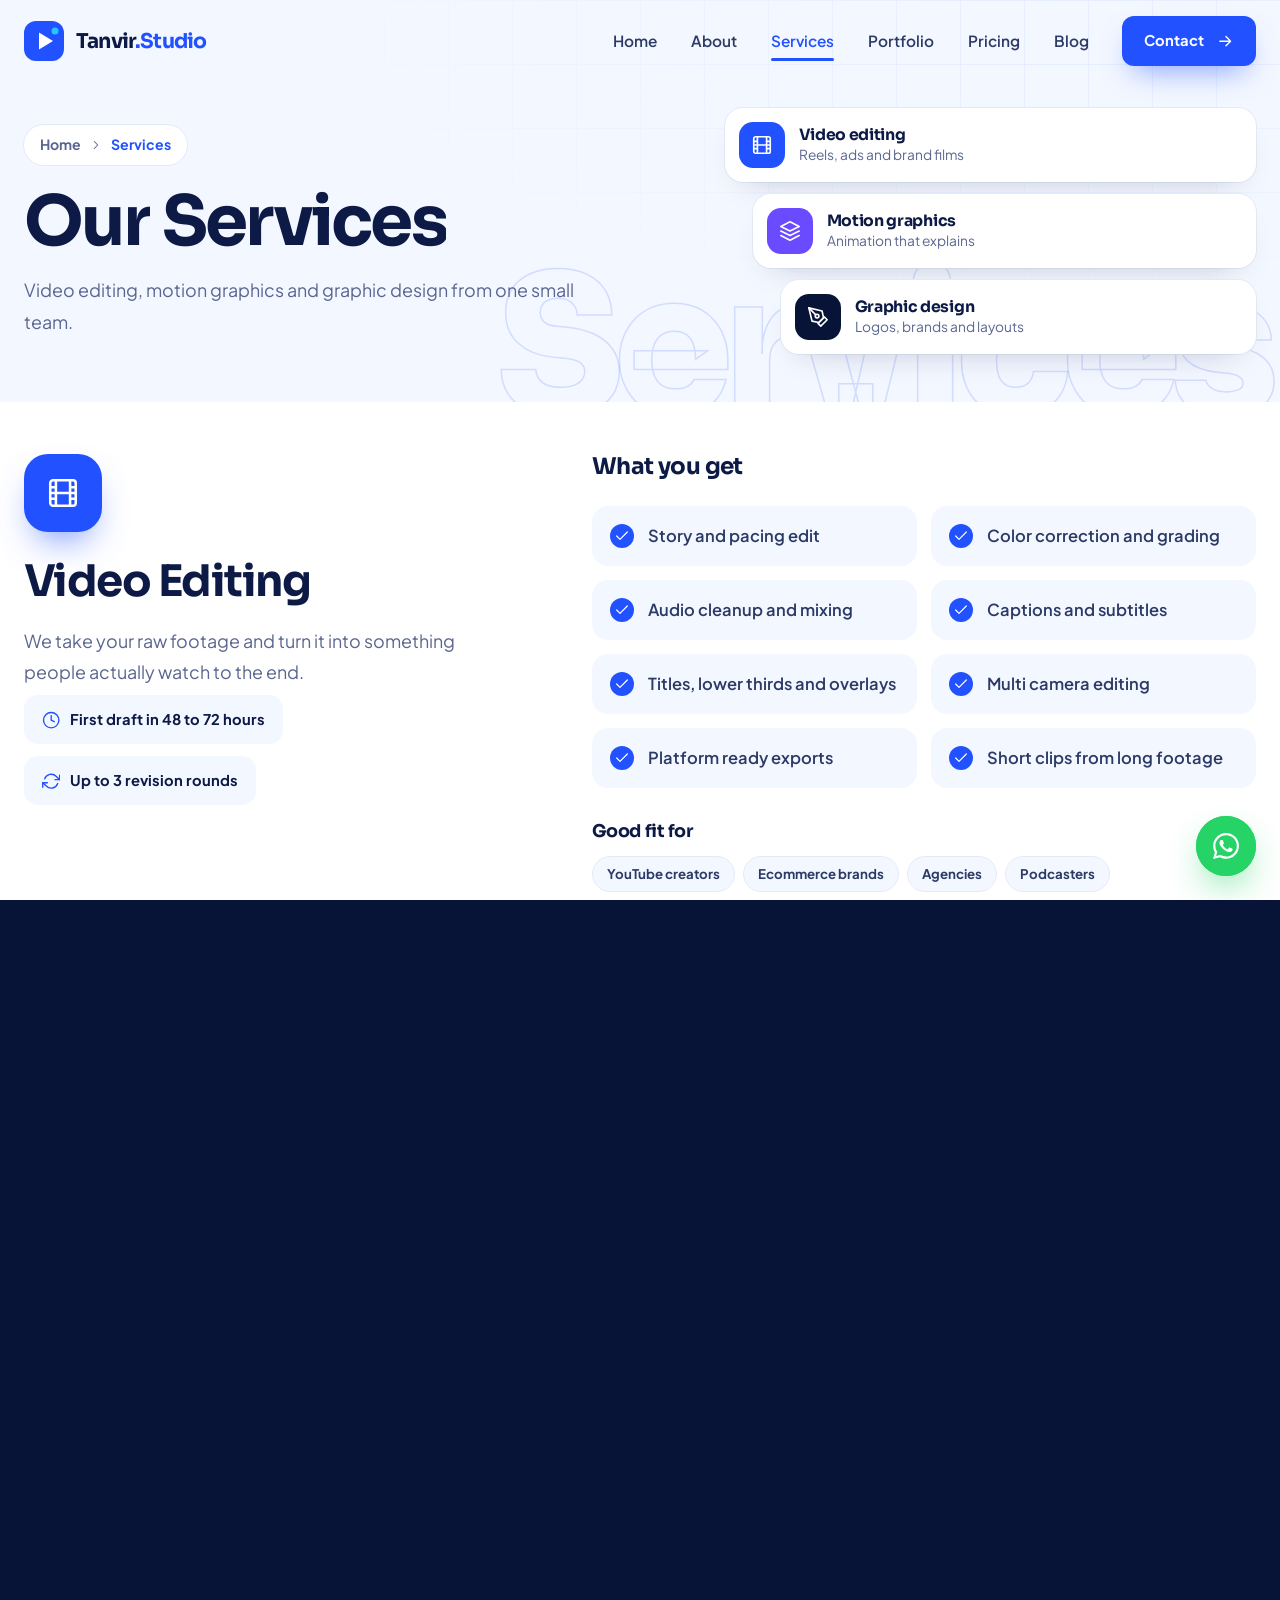
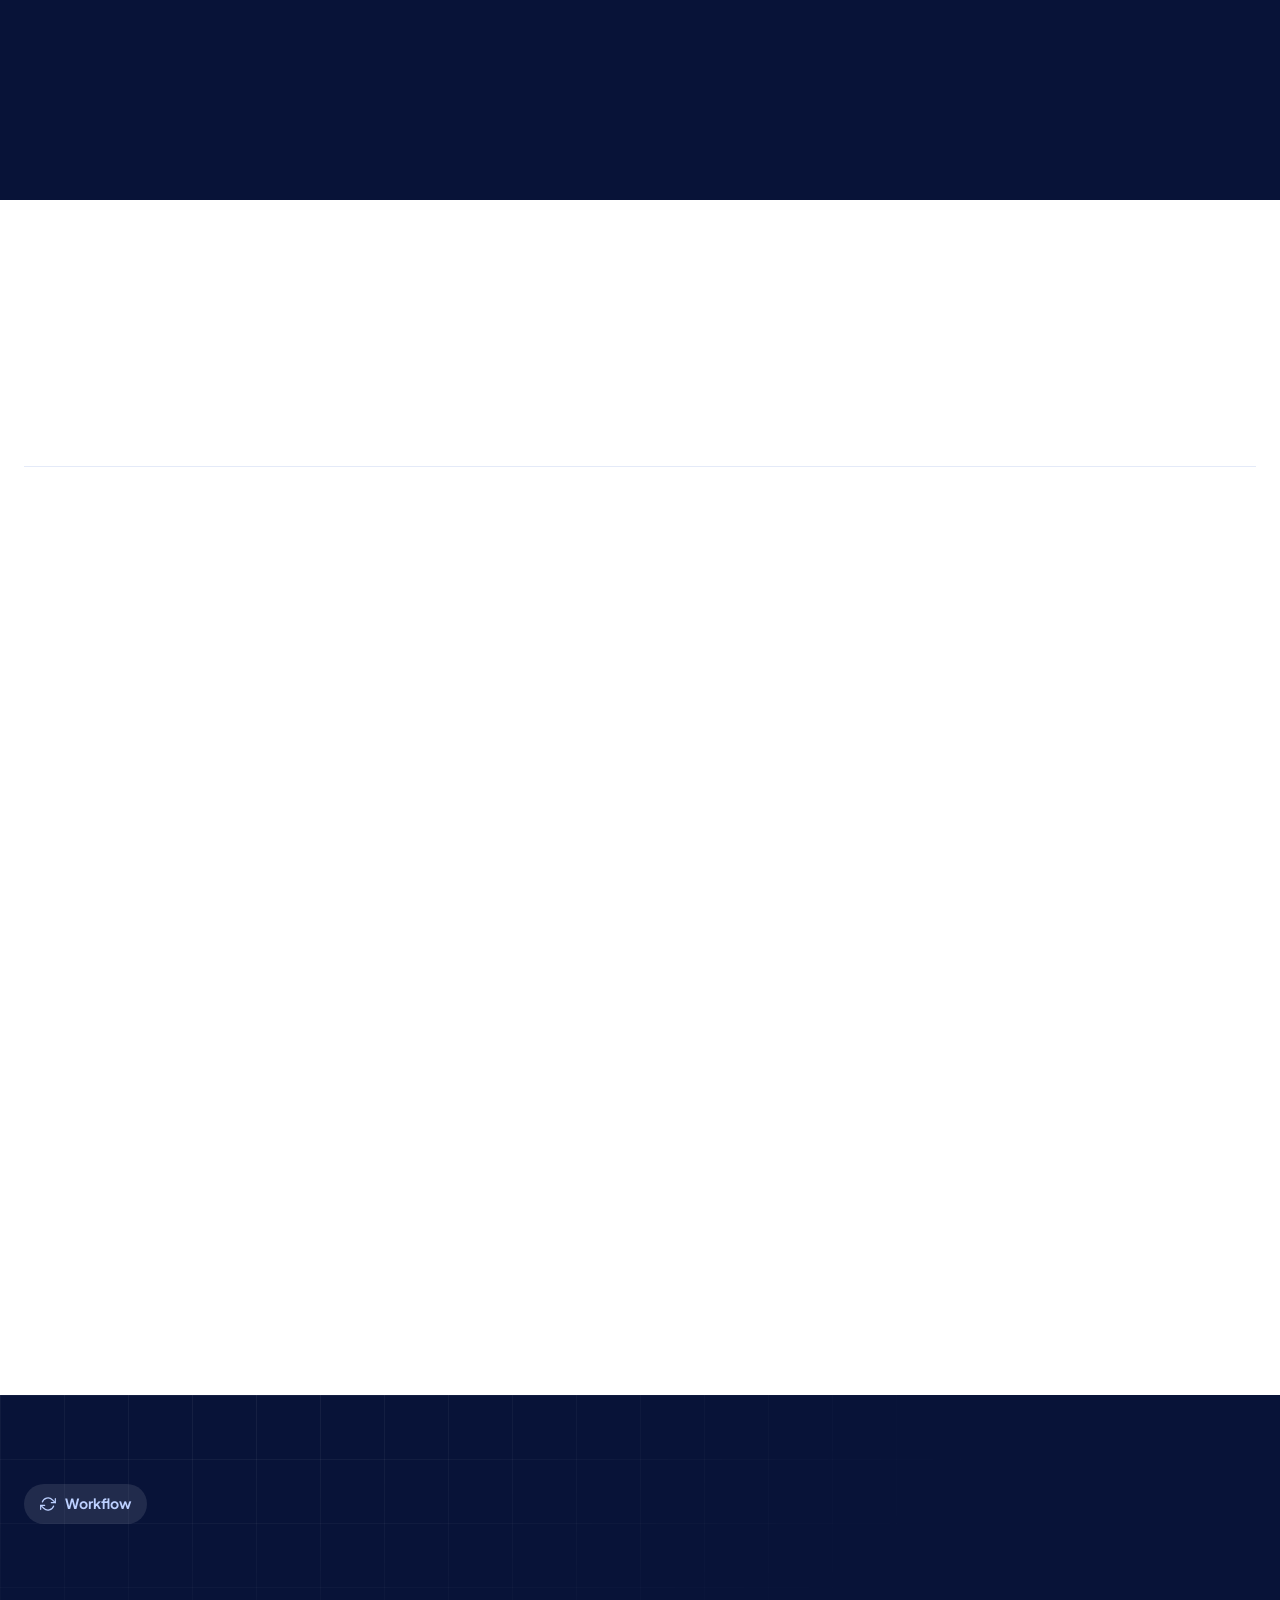
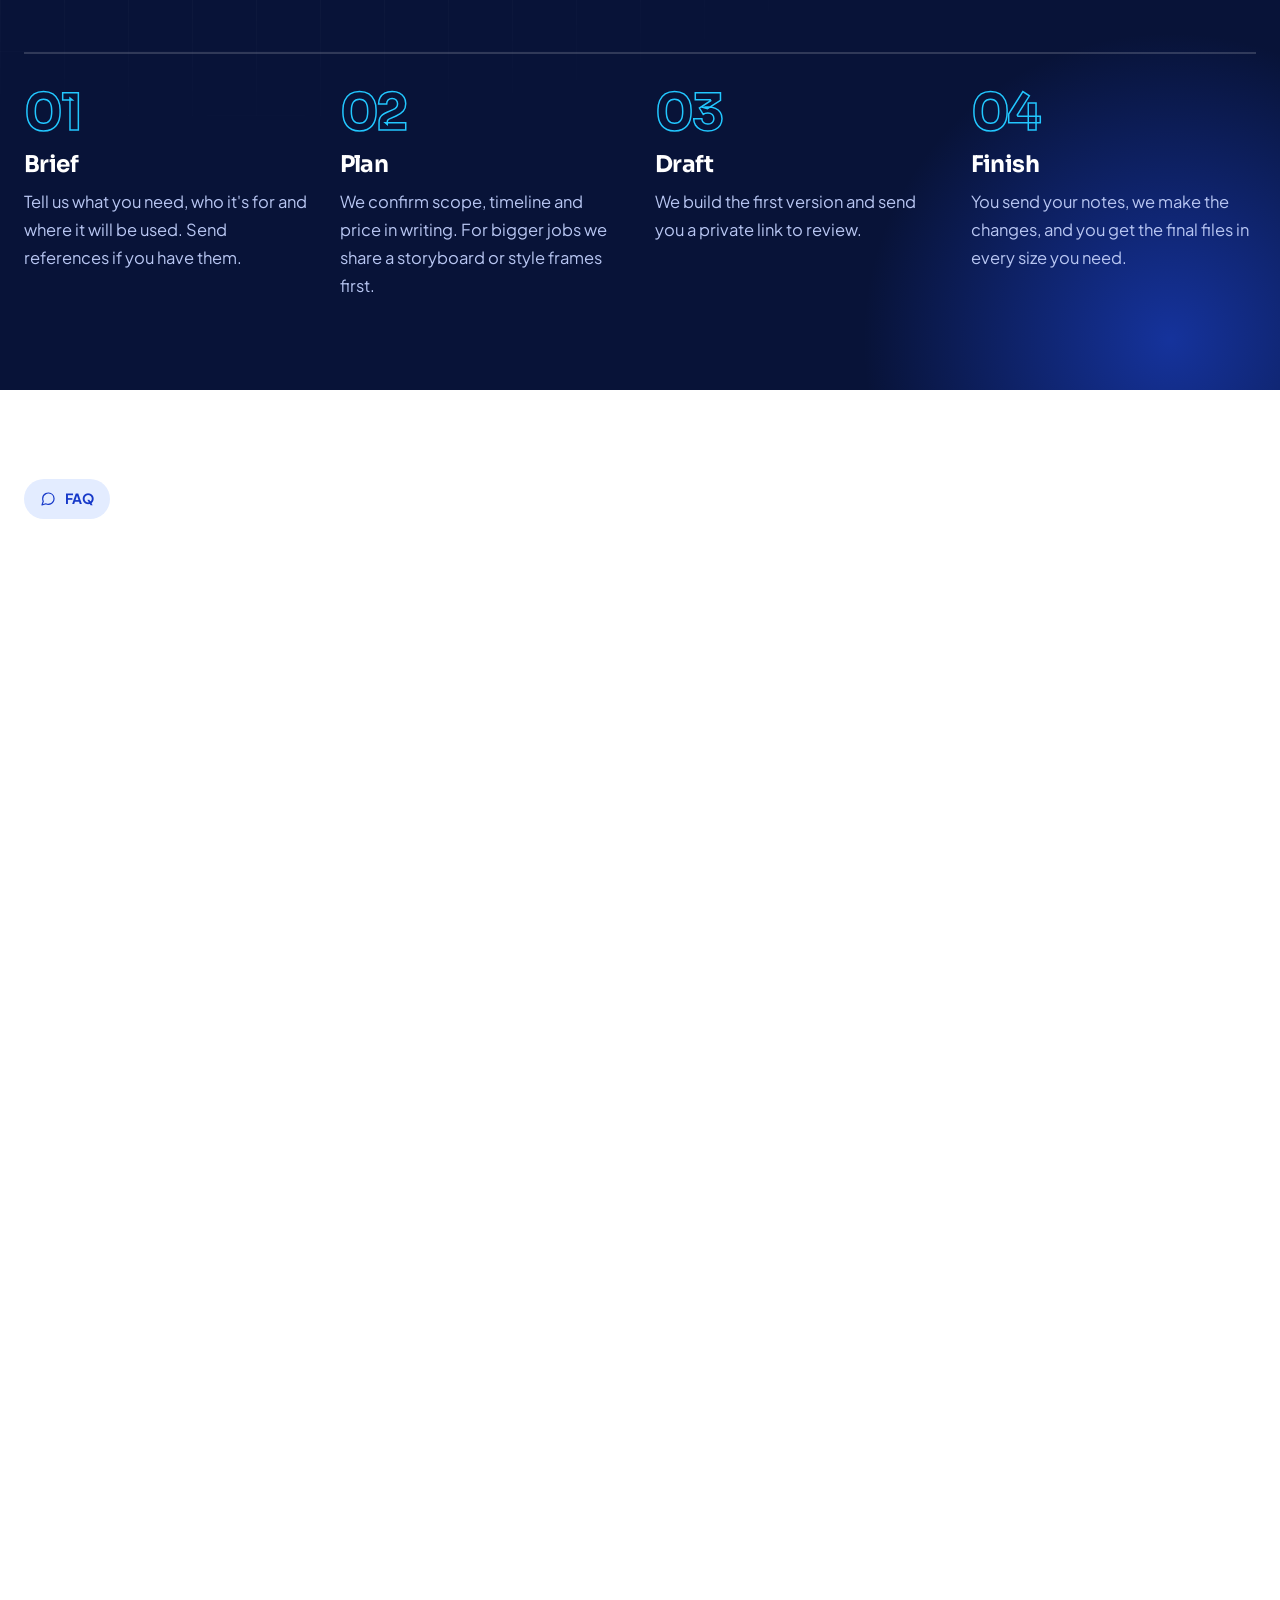
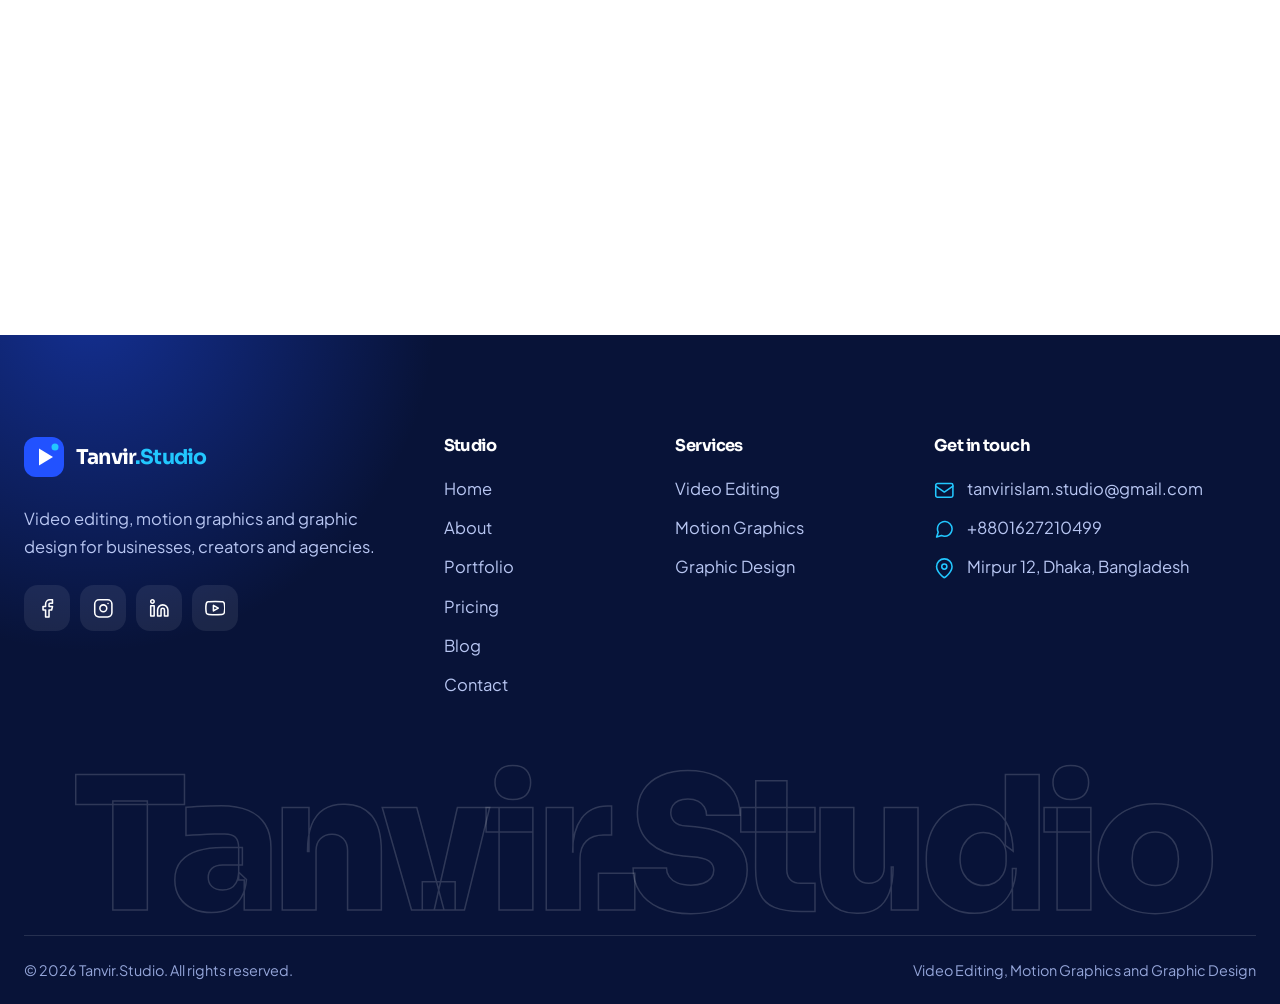
<file: services.html>
<!DOCTYPE html>

<html class="no-js" data-page="services" data-wa="https://wa.me/8801627210499?text=Hello%20Tanvir.Studio%2C%20I%20would%20like%20to%20discuss%20a%20project." lang="en">
<head>
<meta charset="utf-8"/>
<meta content="width=device-width, initial-scale=1" name="viewport"/>
<title>Video, Motion &amp; Graphic Design Services | Tanvir.Studio</title>
<meta content="What we do and what's included: video editing, motion graphics and graphic design for businesses, creators and agencies. Ask for a quote." name="description"/>
<meta content="index, follow, max-image-preview:large, max-snippet:-1, max-video-preview:-1" name="robots"/>
<meta content="Tanvir.Studio" name="author"/>
<meta content="#2252ff" name="theme-color"/>
<link href="https://tanvir.studio/services.html" rel="canonical"/>
<link href="https://tanvir.studio/services.html" hreflang="x-default" rel="alternate"/>
<meta content="Tanvir.Studio" property="og:site_name"/>
<meta content="website" property="og:type"/>
<meta content="Video, Motion &amp; Graphic Design Services | Tanvir.Studio" property="og:title"/>
<meta content="What we do and what's included: video editing, motion graphics and graphic design for businesses, creators and agencies. Ask for a quote." property="og:description"/>
<meta content="https://tanvir.studio/services.html" property="og:url"/>
<meta content="https://tanvir.studio/assets/img/og-cover.png" property="og:image"/>
<meta content="1200" property="og:image:width"/>
<meta content="630" property="og:image:height"/>
<meta content="Tanvir.Studio video editing, motion graphics and graphic design studio" property="og:image:alt"/>
<meta content="summary_large_image" name="twitter:card"/>
<meta content="Video, Motion &amp; Graphic Design Services | Tanvir.Studio" name="twitter:title"/>
<meta content="What we do and what's included: video editing, motion graphics and graphic design for businesses, creators and agencies. Ask for a quote." name="twitter:description"/>
<meta content="https://tanvir.studio/assets/img/og-cover.png" name="twitter:image"/>
<link href="assets/img/favicon.svg" rel="icon" type="image/svg+xml"/>
<link href="site.webmanifest" rel="manifest"/>
<link href="https://fonts.googleapis.com" rel="preconnect"/>
<link href="https://i.ytimg.com" rel="preconnect"/>
<link href="assets/img/apple-touch-icon.png" rel="apple-touch-icon"/>
<link crossorigin="" href="https://fonts.gstatic.com" rel="preconnect"/>
<link href="https://fonts.googleapis.com/css2?family=Plus+Jakarta+Sans:wght@400;500;600;700;800&amp;family=Sora:wght@500;600;700;800&amp;display=swap" rel="stylesheet"/>
<link href="assets/css/style.css" rel="stylesheet"/>
<script>document.documentElement.className=document.documentElement.className.replace('no-js','js');try{if(sessionStorage.getItem('ts-pre'))document.documentElement.classList.add('skip-pre')}catch(e){}</script>
<script type="application/ld+json">{"@context": "https://schema.org", "@type": "ProfessionalService", "@id": "https://tanvir.studio/#organization", "name": "Tanvir.Studio", "url": "https://tanvir.studio/", "logo": "https://tanvir.studio/assets/img/logo.svg", "image": "https://tanvir.studio/assets/img/og-cover.png", "description": "Creative studio for video editing, motion graphics and graphic design.", "email": "tanvirislam.studio@gmail.com", "telephone": "+8801627210499", "address": {"@type": "PostalAddress", "streetAddress": "Mirpur 12", "addressLocality": "Dhaka", "addressCountry": "BD"}, "knowsAbout": ["Video editing", "Motion graphics", "Graphic design", "Brand identity", "Social media content"], "sameAs": ["https://facebook.com/tanvirislam23", "https://instagram.com/tanvir.studio", "https://linkedin.com/in/tanvirislam62", "https://youtube.com/@tanvirislamofficial"], "priceRange": "$$", "contactPoint": [{"@type": "ContactPoint", "contactType": "customer support", "email": "tanvirislam.studio@gmail.com", "telephone": "+8801627210499", "availableLanguage": ["English", "Bengali"]}]}</script>
<script type="application/ld+json">{"@context": "https://schema.org", "@type": "WebSite", "@id": "https://tanvir.studio/#website", "url": "https://tanvir.studio/", "name": "Tanvir.Studio", "publisher": {"@id": "https://tanvir.studio/#organization"}, "inLanguage": "en"}</script>
<script type="application/ld+json">{"@context": "https://schema.org", "@type": "Service", "name": "Video Editing", "serviceType": "Video Editing", "description": "We take your raw footage and turn it into something people actually watch to the end.", "provider": {"@id": "https://tanvir.studio/#organization"}, "url": "https://tanvir.studio/services.html#video-editing"}</script>
<script type="application/ld+json">{"@context": "https://schema.org", "@type": "Service", "name": "Motion Graphics", "serviceType": "Motion Graphics", "description": "Short animation that explains your idea quickly and gives your brand a look people recognize in motion.", "provider": {"@id": "https://tanvir.studio/#organization"}, "url": "https://tanvir.studio/services.html#motion-graphics"}</script>
<script type="application/ld+json">{"@context": "https://schema.org", "@type": "Service", "name": "Graphic Design", "serviceType": "Graphic Design", "description": "Design that follows a system, so your logo, posts and documents match without anyone having to think about it.", "provider": {"@id": "https://tanvir.studio/#organization"}, "url": "https://tanvir.studio/services.html#graphic-design"}</script>
<script type="application/ld+json">{"@context": "https://schema.org", "@type": "BreadcrumbList", "itemListElement": [{"@type": "ListItem", "position": 1, "name": "Home", "item": "https://tanvir.studio/"}, {"@type": "ListItem", "position": 2, "name": "Services", "item": "https://tanvir.studio/services.html"}]}</script>
<script type="application/ld+json">{"@context": "https://schema.org", "@type": "FAQPage", "mainEntity": [{"@type": "Question", "name": "How does a project start?", "acceptedAnswer": {"@type": "Answer", "text": "Send us a short brief: what you need, who it's for and when you need it. We'll reply with a few questions, then confirm the scope, timeline and price before any work begins."}}, {"@type": "Question", "name": "How will we stay in touch?", "acceptedAnswer": {"@type": "Answer", "text": "By email or WhatsApp, whichever you prefer. Drafts come as private links, so you can leave notes right on the video or design."}}, {"@type": "Question", "name": "How does payment work?", "acceptedAnswer": {"@type": "Answer", "text": "We quote in USD. Most projects start with a 50 percent deposit, and the rest is due when you approve the final version. Bank transfer and online payments both work."}}, {"@type": "Question", "name": "How many changes can I ask for?", "acceptedAnswer": {"@type": "Answer", "text": "Every package includes a set number of revision rounds, two on Starter and up to five on Premium. If you need more, extra rounds are priced up front so there are no surprises."}}, {"@type": "Question", "name": "Will you sign an NDA?", "acceptedAnswer": {"@type": "Answer", "text": "Yes. Send yours over before you share footage or scripts. We keep project files private either way."}}, {"@type": "Question", "name": "Who owns the final files?", "acceptedAnswer": {"@type": "Answer", "text": "You do. Once the final payment clears, the usage rights are yours. Project files are available on request."}}, {"@type": "Question", "name": "How long does it take?", "acceptedAnswer": {"@type": "Answer", "text": "A first draft usually takes 2 to 3 days for video and 3 to 5 days for design or motion work. Rush jobs are possible, just tell us your deadline up front."}}]}</script>
</head>
<body>
<a class="skip-link" href="#main">Skip to content</a>
<div aria-hidden="true" class="progress"></div>
<div aria-hidden="true" class="page-wipe"></div>
<div aria-hidden="true" class="preloader"><div class="pre-inner"><svg class="pre-mark" viewbox="0 0 40 40"><rect fill="#2252ff" height="40" rx="12" width="40"></rect><path d="M15 11.5v17l14-8.5z" fill="#fff"></path><circle cx="31" cy="10" fill="#22c7ff" r="3.5"></circle></svg><div class="pre-name">Tanvir.Studio</div><div class="pre-bar"><i></i></div></div></div>
<header class="site-header">
<div class="container nav">
<a aria-label="Tanvir.Studio home" class="logo" href="index.html"><svg aria-hidden="true" class="logo-mark" viewbox="0 0 40 40"><rect class="lm-bg" height="40" rx="12" width="40"></rect><path class="lm-play" d="M15 11.5v17l14-8.5z"></path><circle class="lm-dot" cx="31" cy="10" r="3.5"></circle></svg><b>Tanvir<span>.Studio</span></b></a>
<nav aria-label="Main navigation" class="nav-links" id="site-nav">
<a data-cms="shared:home" href="index.html">Home</a><a data-cms="shared:about" href="about.html">About</a><a aria-current="page" data-cms="shared:services" href="services.html">Services</a><a data-cms="shared:portfolio" href="portfolio.html">Portfolio</a><a data-cms="shared:pricing" href="pricing.html">Pricing</a><a data-cms="shared:blog" href="blog.html">Blog</a>
<a class="btn btn-sm" data-cms="shared:contact" data-magnetic="" href="contact.html">Contact <svg aria-hidden="true" class="ic" focusable="false"><use href="#i-arrow"></use></svg></a>
</nav>
<button aria-controls="site-nav" aria-expanded="false" aria-label="Toggle menu" class="menu-btn" type="button"><svg aria-hidden="true" class="ic i-menu" focusable="false"><use href="#i-menu"></use></svg><svg aria-hidden="true" class="ic i-close" focusable="false"><use href="#i-close"></use></svg></button>
</div>
</header>
<main id="main">
<section class="page-hero" data-word="Services">
<div class="container ph-grid">
<div class="ph-main">
<nav aria-label="Breadcrumb" class="crumbs"><a href="index.html">Home</a><svg aria-hidden="true" class="ic" focusable="false"><use href="#i-chevron"></use></svg><span aria-current="page">Services</span></nav>
<h1 data-cms="services:our-services" data-split="">Our Services</h1>
<p class="lead" data-cms="services:video-editing-motion-graphics-and-graphic-desi" data-delay="350" data-reveal="up">Video editing, motion graphics and graphic design from one small team.</p>
</div>
<div class="ph-cards" data-delay="300" data-reveal="left"><div class="ph-card"><i><svg aria-hidden="true" class="ic" focusable="false"><use href="#i-film"></use></svg></i><div><b data-cms="services:video-editing">Video editing</b><span data-cms="services:reels-ads-and-brand-films">Reels, ads and brand films</span></div></div><div class="ph-card c2"><i><svg aria-hidden="true" class="ic" focusable="false"><use href="#i-layers"></use></svg></i><div><b data-cms="services:motion-graphics">Motion graphics</b><span data-cms="services:animation-that-explains">Animation that explains</span></div></div><div class="ph-card c3"><i><svg aria-hidden="true" class="ic" focusable="false"><use href="#i-pen"></use></svg></i><div><b data-cms="services:graphic-design">Graphic design</b><span data-cms="services:logos-brands-and-layouts">Logos, brands and layouts</span></div></div></div>
</div>
</section>
<section class="section-tight"><div class="container"><div class="svc-detail" id="video-editing">
<div class="side" data-reveal="left">
<div class="svc-ico"><svg aria-hidden="true" class="ic" focusable="false"><use href="#i-film"></use></svg></div>
<h2 data-cms="services:video-editing-2">Video Editing</h2>
<p class="lead" data-cms="services:we-take-your-raw-footage-and-turn-it-into-some">We take your raw footage and turn it into something people actually watch to the end.</p>
<div class="meta-row"><span class="meta" data-cms="services:first-draft-in-48-to-72-hours"><svg aria-hidden="true" class="ic" focusable="false"><use href="#i-clock"></use></svg>First draft in 48 to 72 hours</span><span class="meta" data-cms="services:up-to-3-revision-rounds"><svg aria-hidden="true" class="ic" focusable="false"><use href="#i-refresh"></use></svg>Up to 3 revision rounds</span></div>
</div>
<div data-reveal="up">
<h3 data-cms="services:what-you-get">What you get</h3>
<ul class="deliver"><li><svg aria-hidden="true" class="ic" focusable="false"><use href="#i-check"></use></svg><span data-cms="services:story-and-pacing-edit">Story and pacing edit</span></li><li><svg aria-hidden="true" class="ic" focusable="false"><use href="#i-check"></use></svg><span data-cms="services:color-correction-and-grading">Color correction and grading</span></li><li><svg aria-hidden="true" class="ic" focusable="false"><use href="#i-check"></use></svg><span data-cms="services:audio-cleanup-and-mixing">Audio cleanup and mixing</span></li><li><svg aria-hidden="true" class="ic" focusable="false"><use href="#i-check"></use></svg><span data-cms="services:captions-and-subtitles">Captions and subtitles</span></li><li><svg aria-hidden="true" class="ic" focusable="false"><use href="#i-check"></use></svg><span data-cms="services:titles-lower-thirds-and-overlays">Titles, lower thirds and overlays</span></li><li><svg aria-hidden="true" class="ic" focusable="false"><use href="#i-check"></use></svg><span data-cms="services:multi-camera-editing">Multi camera editing</span></li><li><svg aria-hidden="true" class="ic" focusable="false"><use href="#i-check"></use></svg><span data-cms="services:platform-ready-exports">Platform ready exports</span></li><li><svg aria-hidden="true" class="ic" focusable="false"><use href="#i-check"></use></svg><span data-cms="services:short-clips-from-long-footage">Short clips from long footage</span></li></ul>
<div class="use-block"><h3 data-cms="services:good-fit-for">Good fit for</h3><div class="svc-tags"><span class="chip" data-cms="services:youtube-creators">YouTube creators</span><span class="chip" data-cms="services:ecommerce-brands">Ecommerce brands</span><span class="chip" data-cms="services:agencies">Agencies</span><span class="chip" data-cms="services:podcasters">Podcasters</span><span class="chip" data-cms="services:corporate-teams">Corporate teams</span><span class="chip" data-cms="services:event-organizers">Event organizers</span></div></div>
<div class="use-block"><h3 data-cms="services:delivery-formats">Delivery formats</h3><p data-cms="services:16-9-9-16-1-1-and-4-5-in-up-to-4k">16:9, 9:16, 1:1 and 4:5 in up to 4K</p></div>
<div class="use-block"><a class="btn" data-cms="services:see-video-editing-pricing" href="pricing.html#video">See video editing pricing <svg aria-hidden="true" class="ic" focusable="false"><use href="#i-arrow"></use></svg></a></div>
</div>
</div>
<div class="svc-detail" id="motion-graphics">
<div class="side" data-reveal="left">
<div class="svc-ico"><svg aria-hidden="true" class="ic" focusable="false"><use href="#i-layers"></use></svg></div>
<h2 data-cms="services:motion-graphics-2">Motion Graphics</h2>
<p class="lead" data-cms="services:short-animation-that-explains-your-idea-quickl">Short animation that explains your idea quickly and gives your brand a look people recognize in motion.</p>
<div class="meta-row"><span class="meta" data-cms="services:style-frames-in-3-to-4-days"><svg aria-hidden="true" class="ic" focusable="false"><use href="#i-clock"></use></svg>Style frames in 3 to 4 days</span><span class="meta" data-cms="services:up-to-3-revision-rounds-2"><svg aria-hidden="true" class="ic" focusable="false"><use href="#i-refresh"></use></svg>Up to 3 revision rounds</span></div>
</div>
<div data-reveal="up">
<h3 data-cms="services:what-you-get-2">What you get</h3>
<ul class="deliver"><li><svg aria-hidden="true" class="ic" focusable="false"><use href="#i-check"></use></svg><span data-cms="services:animated-logo-reveals">Animated logo reveals</span></li><li><svg aria-hidden="true" class="ic" focusable="false"><use href="#i-check"></use></svg><span data-cms="services:2d-explainer-videos">2D explainer videos</span></li><li><svg aria-hidden="true" class="ic" focusable="false"><use href="#i-check"></use></svg><span data-cms="services:kinetic-typography">Kinetic typography</span></li><li><svg aria-hidden="true" class="ic" focusable="false"><use href="#i-check"></use></svg><span data-cms="services:animated-infographics">Animated infographics</span></li><li><svg aria-hidden="true" class="ic" focusable="false"><use href="#i-check"></use></svg><span data-cms="services:social-media-animation">Social media animation</span></li><li><svg aria-hidden="true" class="ic" focusable="false"><use href="#i-check"></use></svg><span data-cms="services:app-and-product-promos">App and product promos</span></li><li><svg aria-hidden="true" class="ic" focusable="false"><use href="#i-check"></use></svg><span data-cms="services:title-sequences">Title sequences</span></li><li><svg aria-hidden="true" class="ic" focusable="false"><use href="#i-check"></use></svg><span data-cms="services:transparent-alpha-exports">Transparent alpha exports</span></li></ul>
<div class="use-block"><h3 data-cms="services:good-fit-for-2">Good fit for</h3><div class="svc-tags"><span class="chip" data-cms="services:startups">Startups</span><span class="chip" data-cms="services:saas-companies">SaaS companies</span><span class="chip" data-cms="services:marketing-teams">Marketing teams</span><span class="chip" data-cms="services:course-creators">Course creators</span><span class="chip" data-cms="services:agencies-2">Agencies</span><span class="chip" data-cms="services:nonprofits">Nonprofits</span></div></div>
<div class="use-block"><h3 data-cms="services:delivery-formats-2">Delivery formats</h3><p data-cms="services:mp4-mov-with-alpha-gif-and-lottie-ready-files">MP4, MOV with alpha, GIF and Lottie ready files</p></div>
<div class="use-block"><a class="btn" data-cms="services:see-motion-graphics-pricing" href="pricing.html#motion">See motion graphics pricing <svg aria-hidden="true" class="ic" focusable="false"><use href="#i-arrow"></use></svg></a></div>
</div>
</div>
<div class="svc-detail" id="graphic-design">
<div class="side" data-reveal="left">
<div class="svc-ico"><svg aria-hidden="true" class="ic" focusable="false"><use href="#i-pen"></use></svg></div>
<h2 data-cms="services:graphic-design-2">Graphic Design</h2>
<p class="lead" data-cms="services:design-that-follows-a-system-so-your-logo-post">Design that follows a system, so your logo, posts and documents match without anyone having to think about it.</p>
<div class="meta-row"><span class="meta" data-cms="services:first-concepts-in-3-to-5-days"><svg aria-hidden="true" class="ic" focusable="false"><use href="#i-clock"></use></svg>First concepts in 3 to 5 days</span><span class="meta" data-cms="services:up-to-3-revision-rounds-3"><svg aria-hidden="true" class="ic" focusable="false"><use href="#i-refresh"></use></svg>Up to 3 revision rounds</span></div>
</div>
<div data-reveal="up">
<h3 data-cms="services:what-you-get-3">What you get</h3>
<ul class="deliver"><li><svg aria-hidden="true" class="ic" focusable="false"><use href="#i-check"></use></svg><span data-cms="services:logo-design-and-variations">Logo design and variations</span></li><li><svg aria-hidden="true" class="ic" focusable="false"><use href="#i-check"></use></svg><span data-cms="services:brand-color-and-typography">Brand color and typography</span></li><li><svg aria-hidden="true" class="ic" focusable="false"><use href="#i-check"></use></svg><span data-cms="services:brand-guidelines-document">Brand guidelines document</span></li><li><svg aria-hidden="true" class="ic" focusable="false"><use href="#i-check"></use></svg><span data-cms="services:social-media-templates">Social media templates</span></li><li><svg aria-hidden="true" class="ic" focusable="false"><use href="#i-check"></use></svg><span data-cms="services:youtube-thumbnails">YouTube thumbnails</span></li><li><svg aria-hidden="true" class="ic" focusable="false"><use href="#i-check"></use></svg><span data-cms="services:brochures-flyers-and-posters">Brochures, flyers and posters</span></li><li><svg aria-hidden="true" class="ic" focusable="false"><use href="#i-check"></use></svg><span data-cms="services:presentation-and-pitch-decks">Presentation and pitch decks</span></li><li><svg aria-hidden="true" class="ic" focusable="false"><use href="#i-check"></use></svg><span data-cms="services:packaging-concepts">Packaging concepts</span></li></ul>
<div class="use-block"><h3 data-cms="services:good-fit-for-3">Good fit for</h3><div class="svc-tags"><span class="chip" data-cms="services:new-businesses">New businesses</span><span class="chip" data-cms="services:personal-brands">Personal brands</span><span class="chip" data-cms="services:restaurants-and-retail">Restaurants and retail</span><span class="chip" data-cms="services:event-teams">Event teams</span><span class="chip" data-cms="services:agencies-3">Agencies</span><span class="chip" data-cms="services:creators">Creators</span></div></div>
<div class="use-block"><h3 data-cms="services:delivery-formats-3">Delivery formats</h3><p data-cms="services:ai-svg-pdf-png-and-layered-source-files">AI, SVG, PDF, PNG and layered source files</p></div>
<div class="use-block"><a class="btn" data-cms="services:see-graphic-design-pricing" href="pricing.html#design">See graphic design pricing <svg aria-hidden="true" class="ic" focusable="false"><use href="#i-arrow"></use></svg></a></div>
</div>
</div>
</div></section>
<section class="section band-navy">
<div class="container">
<div class="sec-head"><span class="pill on-dark" data-cms="services:workflow"><svg aria-hidden="true" class="ic" focusable="false"><use href="#i-refresh"></use></svg> Workflow</span><h2 data-cms="services:how-every-project-runs" data-split="">How every project runs.</h2></div>
<div class="process"><div class="step" style="--k:0"><div class="num" data-cms="services:01">01</div><h3 data-cms="services:brief">Brief</h3><p data-cms="services:tell-us-what-you-need-who-it-s-for-and-where-i">Tell us what you need, who it's for and where it will be used. Send references if you have them.</p></div><div class="step" style="--k:1"><div class="num" data-cms="services:02">02</div><h3 data-cms="services:plan">Plan</h3><p data-cms="services:we-confirm-scope-timeline-and-price-in-writing">We confirm scope, timeline and price in writing. For bigger jobs we share a storyboard or style frames first.</p></div><div class="step" style="--k:2"><div class="num" data-cms="services:03">03</div><h3 data-cms="services:draft">Draft</h3><p data-cms="services:we-build-the-first-version-and-send-you-a-priv">We build the first version and send you a private link to review.</p></div><div class="step" style="--k:3"><div class="num" data-cms="services:04">04</div><h3 data-cms="services:finish">Finish</h3><p data-cms="services:you-send-your-notes-we-make-the-changes-and-yo">You send your notes, we make the changes, and you get the final files in every size you need.</p></div></div>
</div>
</section>
<section class="section">
<div class="container faq-wrap">
<div class="sticky"><span class="pill" data-cms="services:faq"><svg aria-hidden="true" class="ic" focusable="false"><use href="#i-chat"></use></svg> FAQ</span><h2 data-cms="services:service-questions" data-split="">Service questions.</h2><p data-cms="services:what-people-usually-ask-before-sending-a-brief" data-reveal="up">What people usually ask before sending a brief.</p></div>
<div class="faq" data-faq="services" data-reveal="up"><div class="faq-item"><button aria-expanded="false" class="faq-q" type="button"><span>How does a project start?</span><span class="pm"><svg aria-hidden="true" class="ic" focusable="false"><use href="#i-plus"></use></svg></span></button><div class="faq-a"><div><p>Send us a short brief: what you need, who it's for and when you need it. We'll reply with a few questions, then confirm the scope, timeline and price before any work begins.</p></div></div></div>
<div class="faq-item"><button aria-expanded="false" class="faq-q" type="button"><span>How will we stay in touch?</span><span class="pm"><svg aria-hidden="true" class="ic" focusable="false"><use href="#i-plus"></use></svg></span></button><div class="faq-a"><div><p>By email or WhatsApp, whichever you prefer. Drafts come as private links, so you can leave notes right on the video or design.</p></div></div></div>
<div class="faq-item"><button aria-expanded="false" class="faq-q" type="button"><span>How does payment work?</span><span class="pm"><svg aria-hidden="true" class="ic" focusable="false"><use href="#i-plus"></use></svg></span></button><div class="faq-a"><div><p>We quote in USD. Most projects start with a 50 percent deposit, and the rest is due when you approve the final version. Bank transfer and online payments both work.</p></div></div></div>
<div class="faq-item"><button aria-expanded="false" class="faq-q" type="button"><span>How many changes can I ask for?</span><span class="pm"><svg aria-hidden="true" class="ic" focusable="false"><use href="#i-plus"></use></svg></span></button><div class="faq-a"><div><p>Every package includes a set number of revision rounds, two on Starter and up to five on Premium. If you need more, extra rounds are priced up front so there are no surprises.</p></div></div></div>
<div class="faq-item"><button aria-expanded="false" class="faq-q" type="button"><span>Will you sign an NDA?</span><span class="pm"><svg aria-hidden="true" class="ic" focusable="false"><use href="#i-plus"></use></svg></span></button><div class="faq-a"><div><p>Yes. Send yours over before you share footage or scripts. We keep project files private either way.</p></div></div></div>
<div class="faq-item"><button aria-expanded="false" class="faq-q" type="button"><span>Who owns the final files?</span><span class="pm"><svg aria-hidden="true" class="ic" focusable="false"><use href="#i-plus"></use></svg></span></button><div class="faq-a"><div><p>You do. Once the final payment clears, the usage rights are yours. Project files are available on request.</p></div></div></div>
<div class="faq-item"><button aria-expanded="false" class="faq-q" type="button"><span>How long does it take?</span><span class="pm"><svg aria-hidden="true" class="ic" focusable="false"><use href="#i-plus"></use></svg></span></button><div class="faq-a"><div><p>A first draft usually takes 2 to 3 days for video and 3 to 5 days for design or motion work. Rush jobs are possible, just tell us your deadline up front.</p></div></div></div>
</div>
</div>
</section>
<section class="section-tight">
<div class="container">
<div class="cta-panel" data-reveal="zoom">
<span class="shape sh1"></span><span class="shape sh2"></span><span class="shape sh3"></span>
<h2 data-cms="services:got-a-project-in-mind" data-split="">Got a project in mind?</h2>
<p data-cms="services:tell-us-what-you-re-working-on-we-ll-reply-wit">Tell us what you're working on. We'll reply within one business day with a few questions, some ideas and a price.</p>
<div class="hero-cta"><a class="btn btn-light" data-cms="services:contact" data-magnetic="" href="contact.html">Contact <svg aria-hidden="true" class="ic" focusable="false"><use href="#i-arrow"></use></svg></a><a class="btn btn-outline-light" data-cms="services:whatsapp" data-s="whatsapp" href="https://wa.me/8801627210499?text=Hello%20Tanvir.Studio%2C%20I%20would%20like%20to%20discuss%20a%20project." rel="noopener" target="_blank"><svg aria-hidden="true" class="ic ic-fill" focusable="false"><use href="#i-whatsapp"></use></svg> WhatsApp</a></div>
</div>
</div>
</section>
</main>
<footer class="site-footer">
<div class="container">
<div class="foot-grid">
<div>
<a aria-label="Tanvir.Studio home" class="logo" href="index.html"><svg aria-hidden="true" class="logo-mark" viewbox="0 0 40 40"><rect class="lm-bg" height="40" rx="12" width="40"></rect><path class="lm-play" d="M15 11.5v17l14-8.5z"></path><circle class="lm-dot" cx="31" cy="10" r="3.5"></circle></svg><b>Tanvir<span>.Studio</span></b></a>
<p data-cms="shared:video-editing-motion-graphics-and-graphic-desi">Video editing, motion graphics and graphic design for businesses, creators and agencies.</p>
<div class="socials"><a aria-label="Facebook" data-s="facebook" href="https://facebook.com/tanvirislam23" rel="noopener" target="_blank"><svg aria-hidden="true" class="ic" focusable="false"><use href="#i-facebook"></use></svg></a><a aria-label="Instagram" data-s="instagram" href="https://instagram.com/tanvir.studio" rel="noopener" target="_blank"><svg aria-hidden="true" class="ic" focusable="false"><use href="#i-instagram"></use></svg></a><a aria-label="Linkedin" data-s="linkedin" href="https://linkedin.com/in/tanvirislam62" rel="noopener" target="_blank"><svg aria-hidden="true" class="ic" focusable="false"><use href="#i-linkedin"></use></svg></a><a aria-label="Youtube" data-s="youtube" href="https://youtube.com/@tanvirislamofficial" rel="noopener" target="_blank"><svg aria-hidden="true" class="ic" focusable="false"><use href="#i-youtube"></use></svg></a></div>
</div>
<div>
<h4 data-cms="shared:studio">Studio</h4>
<ul>
<li><a data-cms="shared:home-2" href="index.html">Home</a></li><li><a data-cms="shared:about-2" href="about.html">About</a></li><li><a data-cms="shared:portfolio-2" href="portfolio.html">Portfolio</a></li><li><a data-cms="shared:pricing-2" href="pricing.html">Pricing</a></li><li><a data-cms="shared:blog-2" href="blog.html">Blog</a></li><li><a data-cms="shared:contact-2" href="contact.html">Contact</a></li>
</ul>
</div>
<div>
<h4 data-cms="shared:services-2">Services</h4>
<ul>
<li><a data-cms="shared:video-editing" href="services.html#video-editing">Video Editing</a></li><li><a data-cms="shared:motion-graphics" href="services.html#motion-graphics">Motion Graphics</a></li><li><a data-cms="shared:graphic-design" href="services.html#graphic-design">Graphic Design</a></li>
</ul>
</div>
<div>
<h4 data-cms="shared:get-in-touch">Get in touch</h4>
<ul class="foot-contact">
<li><svg aria-hidden="true" class="ic" focusable="false"><use href="#i-mail"></use></svg><a data-s="email" data-s-text="" href="mailto:tanvirislam.studio@gmail.com">tanvirislam.studio@gmail.com</a></li>
<li><svg aria-hidden="true" class="ic" focusable="false"><use href="#i-chat"></use></svg><a data-s="whatsapp" data-s-text="" href="https://wa.me/8801627210499?text=Hello%20Tanvir.Studio%2C%20I%20would%20like%20to%20discuss%20a%20project." rel="noopener" target="_blank">+8801627210499</a></li>
<li><svg aria-hidden="true" class="ic" focusable="false"><use href="#i-pin"></use></svg><span data-s="location" data-s-text="">Mirpur 12, Dhaka, Bangladesh</span></li>
</ul>
</div>
</div>
</div>
<div aria-hidden="true" class="foot-word">Tanvir.Studio</div>
<div class="container foot-bar">
<span>© <span data-year="">2026</span> Tanvir.Studio. All rights reserved.</span>
<span data-cms="shared:video-editing-motion-graphics-and-graphic-desi-2">Video Editing, Motion Graphics and Graphic Design</span>
</div>
</footer>
<a aria-label="Chat on WhatsApp" class="wa-float" data-s="whatsapp" href="https://wa.me/8801627210499?text=Hello%20Tanvir.Studio%2C%20I%20would%20like%20to%20discuss%20a%20project." rel="noopener" target="_blank"><svg aria-hidden="true" class="ic ic-fill" focusable="false"><use href="#i-whatsapp"></use></svg><span class="wa-label" data-cms="services:chat-on-whatsapp">Chat on WhatsApp</span></a>
<button aria-label="Back to top" class="to-top" type="button"><svg aria-hidden="true" class="ic" focusable="false"><use href="#i-arrow"></use></svg></button>
<svg aria-hidden="true" focusable="false" height="0" style="position:absolute" width="0" xmlns="http://www.w3.org/2000/svg"><symbol id="i-play" viewbox="0 0 24 24"><polygon points="6 4 20 12 6 20 6 4"></polygon></symbol><symbol id="i-film" viewbox="0 0 24 24"><rect height="18" rx="2" width="18" x="3" y="3"></rect><path d="M7 3v18M17 3v18M3 8h4M3 12h18M3 16h4M17 8h4M17 16h4"></path></symbol><symbol id="i-layers" viewbox="0 0 24 24"><polygon points="12 2 2 7 12 12 22 7 12 2"></polygon><polyline points="2 17 12 22 22 17"></polyline><polyline points="2 12 12 17 22 12"></polyline></symbol><symbol id="i-pen" viewbox="0 0 24 24"><path d="M12 19l7-7 3 3-7 7-3-3z"></path><path d="M18 13l-1.5-7.5L2 2l3.5 14.5L13 18l5-5z"></path><path d="M2 2l7.6 7.6"></path><circle cx="11" cy="11" r="2"></circle></symbol><symbol id="i-arrow" viewbox="0 0 24 24"><path d="M5 12h14M13 6l6 6-6 6"></path></symbol><symbol id="i-check" viewbox="0 0 24 24"><polyline points="20 6 9 17 4 12"></polyline></symbol><symbol id="i-mail" viewbox="0 0 24 24"><rect height="16" rx="2" width="20" x="2" y="4"></rect><path d="M22 7l-10 7L2 7"></path></symbol><symbol id="i-chat" viewbox="0 0 24 24"><path d="M21 11.5a8.4 8.4 0 0 1-.9 3.8 8.5 8.5 0 0 1-7.6 4.7 8.4 8.4 0 0 1-3.8-.9L3 21l1.9-5.7a8.4 8.4 0 0 1-.9-3.8 8.5 8.5 0 0 1 4.7-7.6 8.4 8.4 0 0 1 3.8-.9h.5a8.5 8.5 0 0 1 8 8v.5z"></path></symbol><symbol id="i-whatsapp" viewbox="0 0 24 24"><path d="M17.47 14.38c-.3-.15-1.76-.87-2.03-.97-.27-.1-.47-.15-.67.15-.2.3-.77.97-.94 1.17-.17.2-.35.22-.64.07-.3-.15-1.26-.46-2.39-1.48-.88-.79-1.48-1.76-1.65-2.06-.17-.3-.02-.46.13-.6.13-.13.3-.35.45-.52.15-.17.2-.3.3-.5.1-.2.05-.37-.03-.52-.07-.15-.67-1.61-.92-2.2-.24-.58-.49-.5-.67-.51h-.57c-.2 0-.52.07-.79.37-.27.3-1.04 1.02-1.04 2.48s1.07 2.88 1.21 3.07c.15.2 2.1 3.2 5.08 4.49.71.3 1.26.49 1.69.63.71.23 1.36.2 1.87.12.57-.09 1.76-.72 2.01-1.41.25-.69.25-1.29.17-1.41-.07-.12-.27-.2-.57-.35zM12.05 21.79h-.01a9.87 9.87 0 0 1-5.03-1.38l-.36-.21-3.74.98 1-3.65-.24-.37a9.86 9.86 0 0 1-1.51-5.26c0-5.45 4.44-9.88 9.89-9.88 2.64 0 5.12 1.03 6.99 2.9a9.83 9.83 0 0 1 2.89 6.99c0 5.45-4.44 9.88-9.88 9.88zm8.41-18.3A11.82 11.82 0 0 0 12.05 0C5.5 0 .16 5.34.16 11.89c0 2.1.55 4.14 1.59 5.95L.06 24l6.3-1.65a11.88 11.88 0 0 0 5.68 1.45h.01c6.55 0 11.89-5.34 11.89-11.89 0-3.18-1.24-6.17-3.48-8.42z"></path></symbol><symbol id="i-instagram" viewbox="0 0 24 24"><rect height="20" rx="5" width="20" x="2" y="2"></rect><circle cx="12" cy="12" r="4"></circle><path d="M17.5 6.5h.01"></path></symbol><symbol id="i-facebook" viewbox="0 0 24 24"><path d="M18 2h-3a5 5 0 0 0-5 5v3H7v4h3v8h4v-8h3l1-4h-4V7a1 1 0 0 1 1-1h3z"></path></symbol><symbol id="i-linkedin" viewbox="0 0 24 24"><path d="M16 8a6 6 0 0 1 6 6v7h-4v-7a2 2 0 0 0-4 0v7h-4v-7a6 6 0 0 1 6-6z"></path><rect height="12" width="4" x="2" y="9"></rect><circle cx="4" cy="4" r="2"></circle></symbol><symbol id="i-youtube" viewbox="0 0 24 24"><path d="M22.5 6.4a2.8 2.8 0 0 0-1.9-2C18.9 4 12 4 12 4s-6.9 0-8.6.4a2.8 2.8 0 0 0-1.9 2A29 29 0 0 0 1 11.8a29 29 0 0 0 .5 5.3A2.8 2.8 0 0 0 3.4 19c1.7.5 8.6.5 8.6.5s6.9 0 8.6-.5a2.8 2.8 0 0 0 1.9-2 29 29 0 0 0 .5-5.2 29 29 0 0 0-.5-5.4z"></path><polygon points="9.8 15 15.5 11.8 9.8 8.5 9.8 15"></polygon></symbol><symbol id="i-clock" viewbox="0 0 24 24"><circle cx="12" cy="12" r="10"></circle><polyline points="12 6 12 12 16 14"></polyline></symbol><symbol id="i-globe" viewbox="0 0 24 24"><circle cx="12" cy="12" r="10"></circle><path d="M2 12h20"></path><path d="M12 2a15.3 15.3 0 0 1 4 10 15.3 15.3 0 0 1-4 10 15.3 15.3 0 0 1-4-10 15.3 15.3 0 0 1 4-10z"></path></symbol><symbol id="i-shield" viewbox="0 0 24 24"><path d="M12 22s8-4 8-10V5l-8-3-8 3v7c0 6 8 10 8 10z"></path><polyline points="9 12 11 14 15 10"></polyline></symbol><symbol id="i-zap" viewbox="0 0 24 24"><polygon points="13 2 3 14 12 14 11 22 21 10 12 10 13 2"></polygon></symbol><symbol id="i-refresh" viewbox="0 0 24 24"><path d="M23 4v6h-6M1 20v-6h6"></path><path d="M3.5 9a9 9 0 0 1 14.9-3.4L23 10M1 14l4.6 4.4A9 9 0 0 0 20.5 15"></path></symbol><symbol id="i-menu" viewbox="0 0 24 24"><path d="M3 7h18M3 12h18M3 17h18"></path></symbol><symbol id="i-close" viewbox="0 0 24 24"><path d="M18 6L6 18M6 6l12 12"></path></symbol><symbol id="i-plus" viewbox="0 0 24 24"><path d="M12 5v14M5 12h14"></path></symbol><symbol id="i-star" viewbox="0 0 24 24"><polygon points="12 2 15.1 8.3 22 9.3 17 14.1 18.2 21 12 17.8 5.8 21 7 14.1 2 9.3 8.9 8.3 12 2"></polygon></symbol><symbol id="i-target" viewbox="0 0 24 24"><circle cx="12" cy="12" r="10"></circle><circle cx="12" cy="12" r="6"></circle><circle cx="12" cy="12" r="2"></circle></symbol><symbol id="i-users" viewbox="0 0 24 24"><path d="M17 21v-2a4 4 0 0 0-4-4H5a4 4 0 0 0-4 4v2"></path><circle cx="9" cy="7" r="4"></circle><path d="M23 21v-2a4 4 0 0 0-3-3.9M16 3.1a4 4 0 0 1 0 7.8"></path></symbol><symbol id="i-calendar" viewbox="0 0 24 24"><rect height="18" rx="2" width="18" x="3" y="4"></rect><path d="M16 2v4M8 2v4M3 10h18"></path></symbol><symbol id="i-dollar" viewbox="0 0 24 24"><path d="M12 1v22M17 5H9.5a3.5 3.5 0 0 0 0 7h5a3.5 3.5 0 0 1 0 7H6"></path></symbol><symbol id="i-award" viewbox="0 0 24 24"><circle cx="12" cy="8" r="7"></circle><polyline points="8.2 13.9 7 23 12 20 17 23 15.8 13.9"></polyline></symbol><symbol id="i-send" viewbox="0 0 24 24"><path d="M22 2L11 13M22 2l-7 20-4-9-9-4 20-7z"></path></symbol><symbol id="i-image" viewbox="0 0 24 24"><rect height="18" rx="2" width="18" x="3" y="3"></rect><circle cx="8.5" cy="8.5" r="1.5"></circle><path d="M21 15l-5-5L5 21"></path></symbol><symbol id="i-sparkle" viewbox="0 0 24 24"><path d="M12 3l1.9 5.1L19 10l-5.1 1.9L12 17l-1.9-5.1L5 10l5.1-1.9L12 3z"></path><path d="M19 15l.9 2.1L22 18l-2.1.9L19 21l-.9-2.1L16 18l2.1-.9L19 15z"></path></symbol><symbol id="i-chevron" viewbox="0 0 24 24"><polyline points="9 18 15 12 9 6"></polyline></symbol><symbol id="i-pin" viewbox="0 0 24 24"><path d="M21 10c0 7-9 13-9 13S3 17 3 10a9 9 0 0 1 18 0z"></path><circle cx="12" cy="10" r="3"></circle></symbol><symbol id="i-phone" viewbox="0 0 24 24"><path d="M22 16.9v3a2 2 0 0 1-2.2 2 19.8 19.8 0 0 1-8.6-3.1 19.5 19.5 0 0 1-6-6A19.8 19.8 0 0 1 2.1 4.2 2 2 0 0 1 4.1 2h3a2 2 0 0 1 2 1.7c.1 1 .4 1.9.7 2.8a2 2 0 0 1-.5 2.1L8.1 9.9a16 16 0 0 0 6 6l1.3-1.3a2 2 0 0 1 2.1-.5c.9.3 1.8.6 2.8.7a2 2 0 0 1 1.7 2z"></path></symbol><symbol id="i-layout" viewbox="0 0 24 24"><rect height="18" rx="2" width="18" x="3" y="3"></rect><path d="M3 9h18M9 21V9"></path></symbol><symbol id="i-external" viewbox="0 0 24 24"><path d="M18 13v6a2 2 0 0 1-2 2H5a2 2 0 0 1-2-2V8a2 2 0 0 1 2-2h6M15 3h6v6M10 14L21 3"></path></symbol></svg>
<script src="assets/js/config.js"></script>
<script defer="" src="assets/js/site-data.js"></script>
<script defer="" src="assets/js/cms.js"></script>
<script defer="" src="assets/js/media.js"></script>
<script defer="" src="assets/js/portfolio.js"></script>
<script defer="" src="assets/js/main.js"></script>
</body>
</html>
</file>
<file: assets/css/style.css>
/* ==========================================================
   Tanvir.Studio  |  Premium stylesheet
   Fonts: Sora (display) + Plus Jakarta Sans (text)
   Palette: White paper, Royal Blue, Indigo, Cyan, Deep Navy
   ========================================================== */

:root {
  --paper: #ffffff;
  --ink: #0c1a45;
  --ink-2: #2c3a66;
  --muted: #5a6690;
  --line: #e4eaf8;
  --sky: #f3f7ff;
  --sky-2: #e3ecff;
  --blue: #2252ff;
  --blue-d: #1739c9;
  --indigo: #6a4bff;
  --cyan: #22c7ff;
  --amber: #ffc53d;
  --navy: #081338;
  --navy-2: #0f2060;
  --wa: #25d366;
  --ease: cubic-bezier(.22, 1, .36, 1);
  --maxw: 1240px;
  --header-h: 82px;
  --shadow: 0 30px 70px -36px rgba(12, 26, 69, .38);
  --shadow-s: 0 14px 34px -20px rgba(12, 26, 69, .28);
}

*, *::before, *::after { box-sizing: border-box; margin: 0; padding: 0; }
html { scroll-behavior: smooth; -webkit-text-size-adjust: 100%; }
body {
  font-family: 'Plus Jakarta Sans', 'Segoe UI', system-ui, -apple-system, Roboto, Arial, sans-serif;
  background: var(--paper); color: var(--ink); line-height: 1.7; font-size: 16.5px;
  -webkit-font-smoothing: antialiased; text-rendering: optimizeLegibility; overflow-x: hidden;
}
img, svg, iframe, video { display: block; max-width: 100%; }
a { color: inherit; text-decoration: none; }
ul { list-style: none; }
button, input, select, textarea { font: inherit; color: inherit; }
button { cursor: pointer; background: none; border: 0; }
:focus-visible { outline: 3px solid var(--blue); outline-offset: 3px; border-radius: 6px; }
::selection { background: var(--blue); color: #fff; }

h1, h2, h3, h4 { font-family: 'Sora', 'Plus Jakarta Sans', system-ui, sans-serif; font-weight: 700; line-height: 1.12; letter-spacing: -.035em; color: var(--ink); }
h1 { font-size: clamp(2.3rem, 4.9vw, 4.2rem); font-weight: 700; letter-spacing: -.04em; }
h2 { font-size: clamp(1.8rem, 3.4vw, 2.8rem); }
h3 { font-size: clamp(1.2rem, 1.8vw, 1.5rem); letter-spacing: -.025em; }
p { color: var(--muted); }

.ic { width: 1.25em; height: 1.25em; fill: none; stroke: currentColor; stroke-width: 1.8; stroke-linecap: round; stroke-linejoin: round; flex: none; }
.ic-fill { fill: currentColor; stroke: none; }

.container { width: min(100% - 48px, var(--maxw)); margin-inline: auto; }
.section { padding: clamp(72px, 9vw, 128px) 0; position: relative; }
.section-tight { padding: clamp(44px, 6vw, 80px) 0; }
.section-sky { background: var(--sky); }
.section-sky::before { content: ""; position: absolute; inset: 0; background-image: linear-gradient(var(--sky-2) 1px, transparent 1px), linear-gradient(90deg, var(--sky-2) 1px, transparent 1px); background-size: 64px 64px; opacity: .55; -webkit-mask-image: radial-gradient(ellipse at 50% 0%, #000 0%, transparent 72%); mask-image: radial-gradient(ellipse at 50% 0%, #000 0%, transparent 72%); pointer-events: none; }
.section-sky > .container { position: relative; }
.lead { font-size: clamp(1.04rem, 1.4vw, 1.2rem); max-width: 58ch; line-height: 1.75; }
.sec-head { display: grid; gap: 16px; max-width: 760px; margin-bottom: clamp(36px, 5vw, 64px); }
.sec-head.split { max-width: none; grid-template-columns: 1.1fr .9fr; align-items: end; gap: 56px; }
.sec-head.split p { max-width: 50ch; }
.pill { display: inline-flex; align-items: center; gap: 9px; width: fit-content; padding: 8px 16px; border-radius: 999px; background: var(--sky-2); color: var(--blue-d); font-weight: 700; font-size: .88rem; }
.pill .ic { width: 16px; height: 16px; }
.pill.on-dark { background: rgba(255, 255, 255, .1); color: #bcd0ff; }

/* ---------- Buttons ---------- */
.btn {
  --bg: var(--blue); --fg: #fff; --hover: var(--navy);
  position: relative; display: inline-flex; align-items: center; justify-content: center; gap: 12px;
  padding: 16px 30px; border-radius: 14px; background: var(--bg); color: var(--fg);
  font-weight: 700; font-size: .98rem; letter-spacing: -.005em; overflow: hidden; isolation: isolate; white-space: nowrap;
  box-shadow: 0 14px 30px -12px rgba(34, 82, 255, .6);
  transition: transform .4s var(--ease), color .4s var(--ease), box-shadow .4s var(--ease);
}
.btn::before { content: ""; position: absolute; inset: 0; background: var(--hover); z-index: -1; transform: translateY(101%); border-radius: 50% 50% 0 0 / 100% 100% 0 0; transition: transform .55s var(--ease), border-radius .55s var(--ease); }
.btn:hover::before { transform: none; border-radius: 0; }
.btn:hover { box-shadow: 0 18px 36px -14px rgba(12, 26, 69, .6); }
.btn .ic { transition: transform .4s var(--ease); }
.btn:hover .ic { transform: translateX(4px); }
.btn-navy { --bg: var(--navy); --hover: var(--blue); box-shadow: 0 14px 30px -14px rgba(8, 19, 56, .7); }
.btn-light { --bg: #fff; --fg: var(--ink); --hover: var(--sky-2); box-shadow: 0 14px 30px -14px rgba(0, 0, 0, .35); }
.btn-ghost { --bg: transparent; --fg: var(--ink); --hover: var(--ink); box-shadow: inset 0 0 0 1.5px var(--line); }
.btn-ghost:hover { color: #fff; box-shadow: inset 0 0 0 1.5px var(--ink); }
.btn-outline-light { --bg: transparent; --fg: #fff; --hover: #fff; box-shadow: inset 0 0 0 1.5px rgba(255, 255, 255, .5); }
.btn-outline-light:hover { color: var(--ink); box-shadow: inset 0 0 0 1.5px #fff; }
.btn-wa { --bg: var(--wa); --fg: #fff; --hover: #1da851; box-shadow: 0 14px 30px -12px rgba(37, 211, 102, .6); }
.btn-sm { padding: 12px 22px; font-size: .92rem; border-radius: 12px; }

/* ---------- Header ---------- */
.site-header { position: fixed; inset: 0 0 auto 0; height: var(--header-h); z-index: 90; background: rgba(255, 255, 255, .0); transition: background .4s, box-shadow .4s, height .4s var(--ease), transform .5s var(--ease); }
.site-header.scrolled { background: rgba(255, 255, 255, .96); box-shadow: 0 1px 0 var(--line), 0 14px 40px -28px rgba(12, 26, 69, .4); height: 70px; backdrop-filter: saturate(1.4) blur(12px); }
.site-header.hide { transform: translateY(-100%); }
.nav { height: 100%; display: flex; align-items: center; justify-content: space-between; gap: 24px; }
.logo { display: inline-flex; align-items: center; gap: 12px; font-family: 'Sora', sans-serif; font-weight: 700; font-size: 1.28rem; letter-spacing: -.04em; }
.logo-mark { width: 40px; height: 40px; flex: none; }
.logo-mark .lm-bg { fill: var(--blue); }
.logo-mark .lm-play { fill: #fff; transform-box: fill-box; transform-origin: 50% 50%; transition: transform .6s var(--ease); }
.logo-mark .lm-dot { fill: var(--cyan); }
.logo:hover .lm-play { transform: scale(1.18); }
.logo span { color: var(--blue); }
.nav-links { display: flex; align-items: center; gap: 4px; }
.nav-links a:not(.btn) { position: relative; padding: 10px 15px; font-weight: 600; font-size: .96rem; color: var(--ink-2); transition: color .3s; }
.nav-links a:not(.btn)::after { content: ""; position: absolute; left: 15px; right: 15px; bottom: 3px; height: 3px; background: var(--blue); border-radius: 3px; transform: scaleX(0); transform-origin: right; transition: transform .45s var(--ease); }
.nav-links a:not(.btn):hover { color: var(--blue); }
.nav-links a:not(.btn):hover::after, .nav-links a[aria-current="page"]::after { transform: scaleX(1); transform-origin: left; }
.nav-links a[aria-current="page"]:not(.btn) { color: var(--blue); }
.nav-links .btn { margin-left: 14px; }
.menu-btn { display: none; width: 46px; height: 46px; border-radius: 14px; background: var(--ink); color: #fff; align-items: center; justify-content: center; z-index: 120; }
.menu-btn .ic { width: 22px; height: 22px; }
.menu-btn .i-close { display: none; }
.menu-open .menu-btn .i-close { display: block; }
.menu-open .menu-btn .i-menu { display: none; }

/* ---------- Progress, cursor, preloader, wipe ---------- */
.progress { position: fixed; top: 0; left: 0; height: 4px; width: 100%; background: var(--blue); transform-origin: left; transform: scaleX(0); z-index: 200; }
.cursor-dot, .cursor-ring { position: fixed; top: 0; left: 0; pointer-events: none; z-index: 600; border-radius: 50%; opacity: 0; transition: opacity .3s; }
.cursor-dot { width: 8px; height: 8px; background: var(--blue); margin: -4px 0 0 -4px; }
.cursor-ring { width: 40px; height: 40px; margin: -20px 0 0 -20px; border: 1.5px solid var(--blue); transition: width .35s var(--ease), height .35s var(--ease), margin .35s var(--ease), background .35s, opacity .3s; }
.cursor-ring.hover { width: 70px; height: 70px; margin: -35px 0 0 -35px; background: rgba(34, 82, 255, .12); }
.has-cursor.moved .cursor-dot, .has-cursor.moved .cursor-ring { opacity: 1; }

.preloader { position: fixed; inset: 0; z-index: 700; background: #fff; display: grid; place-items: center; transition: transform .9s var(--ease) .1s; }
.preloader.done { transform: translateY(-100%); }
.skip-pre .preloader { display: none; }
.pre-inner { display: grid; gap: 22px; justify-items: center; }
.pre-mark { width: 74px; height: 74px; animation: preSpin 1.6s var(--ease) infinite; }
.pre-bar { width: 180px; height: 4px; background: var(--line); border-radius: 4px; overflow: hidden; }
.pre-bar i { display: block; height: 100%; background: var(--blue); transform: scaleX(0); transform-origin: left; animation: preFill 1.3s var(--ease) forwards; }
.pre-name { font-family: 'Sora', sans-serif; font-weight: 700; letter-spacing: -.03em; font-size: 1.2rem; }
@keyframes preSpin { 0% { transform: rotate(0); } 60%, 100% { transform: rotate(360deg); } }
@keyframes preFill { to { transform: scaleX(1); } }

.page-wipe { position: fixed; inset: 0; background: var(--navy); z-index: 650; transform: translateY(100%); pointer-events: none; transition: transform .55s var(--ease); }
.page-wipe.leaving { transform: none; pointer-events: all; }

.to-top { position: fixed; left: 24px; bottom: 24px; width: 50px; height: 50px; border-radius: 14px; background: #fff; color: var(--ink); display: grid; place-items: center; z-index: 80; transform: translateY(90px) scale(.6); transition: transform .5s var(--ease); box-shadow: var(--shadow-s), 0 0 0 1px var(--line); }
.to-top.show { transform: none; }
.to-top .ic { transform: rotate(-90deg); }
.wa-float { position: fixed; right: 24px; bottom: 24px; z-index: 85; display: inline-flex; align-items: center; gap: 0; height: 60px; padding: 0 17px; border-radius: 999px; background: var(--wa); color: #fff; font-weight: 700; box-shadow: 0 16px 36px -10px rgba(37, 211, 102, .7); transition: gap .45s var(--ease), padding .45s var(--ease), transform .4s var(--ease); }
.wa-float .ic { width: 26px; height: 26px; }
.wa-float .wa-label { max-width: 0; overflow: hidden; white-space: nowrap; transition: max-width .5s var(--ease); font-size: .95rem; }
.wa-float:hover { gap: 10px; padding: 0 22px 0 17px; transform: translateY(-3px); }
.wa-float:hover .wa-label { max-width: 190px; }
.wa-float::before { content: ""; position: absolute; inset: 0; border-radius: 999px; border: 2px solid var(--wa); animation: waPulse 2.4s var(--ease) infinite; z-index: -1; }
@keyframes waPulse { from { transform: scale(1); opacity: .8; } to { transform: scale(1.5); opacity: 0; } }

/* ---------- Reveal system ---------- */
.js [data-reveal] { opacity: 0; transition: opacity .9s var(--ease), transform .9s var(--ease); transition-delay: var(--d, 0s); }
.js [data-reveal="up"] { transform: translateY(44px); }
.js [data-reveal="left"] { transform: translateX(-60px); }
.js [data-reveal="right"] { transform: translateX(60px); }
.js [data-reveal="zoom"] { transform: scale(.92); }
.js [data-reveal="rise"] { transform: translateY(64px) scale(.95); }
.js [data-reveal="wipe"] { opacity: 1; position: relative; }
.js [data-reveal="wipe"]::after { content: ""; position: absolute; inset: 0; background: var(--blue); transform-origin: right; transition: transform 1.2s var(--ease); z-index: 5; }
.js [data-reveal="wipe"].in::after { transform: scaleX(0); }
.js [data-reveal].in { opacity: 1; transform: none; }

.split-words .w { display: inline-block; overflow: hidden; vertical-align: top; padding-bottom: .14em; margin-bottom: -.14em; }
.split-words .w > span { display: inline-block; transform: translateY(112%) rotate(4deg); transition: transform 1s var(--ease); transition-delay: calc(var(--i) * 55ms); }
.split-words.in .w > span { transform: none; }

/* ---------- Hero ---------- */
.hero { padding: calc(var(--header-h) + clamp(44px, 6vw, 88px)) 0 clamp(60px, 7vw, 104px); position: relative; overflow: hidden; isolation: isolate; }
.hero::before { content: ""; position: absolute; inset: 0; z-index: -2; background-image: linear-gradient(var(--line) 1px, transparent 1px), linear-gradient(90deg, var(--line) 1px, transparent 1px); background-size: 64px 64px; -webkit-mask-image: radial-gradient(ellipse 70% 70% at 78% 20%, #000 0%, transparent 72%); mask-image: radial-gradient(ellipse 70% 70% at 78% 20%, #000 0%, transparent 72%); }
.hero::after { content: ""; position: absolute; z-index: -1; width: 780px; height: 780px; right: -240px; top: -280px; border-radius: 50%; background: radial-gradient(circle, rgba(34, 82, 255, .17), rgba(34, 82, 255, 0) 68%); animation: drift 18s ease-in-out infinite; }
.hero-glow { position: absolute; z-index: -1; width: 420px; height: 420px; left: -160px; bottom: -180px; border-radius: 50%; background: radial-gradient(circle, rgba(106, 75, 255, .14), rgba(106, 75, 255, 0) 70%); animation: drift 15s ease-in-out infinite reverse; }
.hero-grid { display: grid; grid-template-columns: 1.02fr .98fr; gap: clamp(36px, 5vw, 76px); align-items: center; }
.hero h1 { margin: 22px 0 24px; }
.hero .lead { margin-bottom: 36px; }
.hero-cta { display: flex; flex-wrap: wrap; gap: 14px; }
.hero-trust { margin-top: 46px; display: flex; flex-wrap: wrap; gap: 14px 30px; }
.hero-trust .t { display: inline-flex; align-items: center; gap: 12px; font-weight: 700; font-size: .93rem; color: var(--ink-2); }
.hero-trust .t i { width: 38px; height: 38px; border-radius: 12px; background: var(--sky-2); color: var(--blue); display: grid; place-items: center; }
.hero-trust .t i .ic { width: 19px; height: 19px; }
@keyframes drift { 0%, 100% { transform: translate(0, 0) scale(1); } 50% { transform: translate(-24px, 30px) scale(1.06); } }

.stage { position: relative; }
.video-card { position: relative; background: #fff; border-radius: 28px; padding: 14px; box-shadow: var(--shadow), 0 0 0 1px var(--line); transition: transform .25s ease-out; transform-style: preserve-3d; }
.vc-bar { display: flex; align-items: center; gap: 7px; padding: 4px 10px 12px; font-size: .8rem; font-weight: 700; color: var(--muted); }
.vc-bar i { width: 10px; height: 10px; border-radius: 50%; background: var(--sky-2); }
.vc-bar i:nth-child(1) { background: #ff6b6b; } .vc-bar i:nth-child(2) { background: var(--amber); } .vc-bar i:nth-child(3) { background: #3ddc97; }
.vc-bar em { margin-left: auto; font-style: normal; display: inline-flex; align-items: center; gap: 7px; color: var(--blue); }
.vc-bar em::before { content: ""; width: 8px; height: 8px; border-radius: 50%; background: #ff3b3b; animation: blink 1.2s steps(2) infinite; }
@keyframes blink { 50% { opacity: .25; } }
.player { position: relative; aspect-ratio: 16 / 9; border-radius: 18px; overflow: hidden; background: var(--navy); }
.player iframe, .player video { position: absolute; inset: 0; width: 100%; height: 100%; border: 0; background: #000; }
.player-btn { position: absolute; inset: 0; width: 100%; height: 100%; display: grid; place-items: center; }
.player-btn img { position: absolute; inset: 0; width: 100%; height: 100%; object-fit: cover; transition: transform 1.2s var(--ease); }
.player-btn:hover img { transform: scale(1.06); }
.player-btn::after { content: ""; position: absolute; inset: 0; background: linear-gradient(180deg, rgba(8, 19, 56, .05), rgba(8, 19, 56, .55)); }
.player.noimg { background-color: var(--navy); background-image: radial-gradient(circle at 70% 30%, var(--blue), transparent 60%), linear-gradient(135deg, var(--navy), var(--navy-2)); }
.play-orb { position: relative; z-index: 2; width: 92px; height: 92px; border-radius: 50%; background: #fff; color: var(--blue); display: grid; place-items: center; box-shadow: 0 20px 50px -10px rgba(0, 0, 0, .5); transition: transform .5s var(--ease); }
.play-orb::before, .play-orb::after { content: ""; position: absolute; inset: 0; border-radius: 50%; border: 2px solid rgba(255, 255, 255, .85); animation: ring 2.4s var(--ease) infinite; }
.play-orb::after { animation-delay: 1.2s; }
.play-orb .ic { width: 34px; height: 34px; margin-left: 5px; }
.player-btn:hover .play-orb { transform: scale(1.12); }
@keyframes ring { from { transform: scale(1); opacity: .9; } to { transform: scale(1.9); opacity: 0; } }
.player-cap { position: absolute; z-index: 2; left: 20px; bottom: 16px; color: #fff; font-weight: 700; font-size: .95rem; display: flex; align-items: center; gap: 10px; }
.player-empty { position: absolute; inset: 0; display: grid; place-items: center; text-align: center; color: #c8d6ff; padding: 24px; font-weight: 600; }

.chip-float { position: absolute; display: inline-flex; align-items: center; gap: 11px; background: #fff; border-radius: 16px; padding: 12px 18px 12px 12px; font-weight: 700; font-size: .9rem; box-shadow: var(--shadow-s), 0 0 0 1px var(--line); animation: floaty 6s ease-in-out infinite; z-index: 3; }
.chip-float i { width: 36px; height: 36px; border-radius: 11px; display: grid; place-items: center; background: var(--blue); color: #fff; }
.chip-float i .ic { width: 18px; height: 18px; }
.chip-float.c2 i { background: var(--indigo); }
.chip-float.c1 { left: -34px; top: 26%; }
.chip-float.c2 { right: -22px; bottom: -20px; animation-delay: -3s; }
@keyframes floaty { 0%, 100% { transform: translateY(0); } 50% { transform: translateY(-14px); } }

/* ---------- Marquee ---------- */
.marquee { overflow: hidden; border-block: 1px solid var(--line); padding: 28px 0; background: #fff; }
.marquee-track { display: flex; width: max-content; animation: marquee 38s linear infinite; }
.marquee:hover .marquee-track { animation-play-state: paused; }
.marquee-track span { display: inline-flex; align-items: center; gap: 30px; padding-right: 30px; font-family: 'Sora', sans-serif; font-weight: 700; font-size: clamp(1.4rem, 3vw, 2.3rem); letter-spacing: -.035em; white-space: nowrap; }
.marquee-track span.o { color: transparent; -webkit-text-stroke: 1.5px var(--blue); }
.marquee-track .ic { color: var(--cyan); width: .7em; height: .7em; }
@keyframes marquee { to { transform: translateX(-50%); } }

/* ---------- Services bento ---------- */
.bento { display: grid; grid-template-columns: repeat(3, 1fr); gap: 24px; }
.bento-card { position: relative; display: flex; flex-direction: column; gap: 14px; padding: 38px 34px 34px; border-radius: 30px; min-height: 440px; overflow: hidden; isolation: isolate; transition: transform .6s var(--ease), box-shadow .6s var(--ease); }
.bento-card:hover { transform: translateY(-12px); box-shadow: var(--shadow); }
.bento-card p { flex: 1; }
.b-blue { background: var(--blue); color: #fff; } .b-blue h3 { color: #fff; } .b-blue p { color: #dbe5ff; }
.b-navy { background: var(--navy); color: #fff; } .b-navy h3 { color: #fff; } .b-navy p { color: #b8c6f2; }
.b-light { background: #fff; box-shadow: 0 0 0 1px var(--line); }
.b-ico { width: 68px; height: 68px; border-radius: 20px; display: grid; place-items: center; margin-bottom: 18px; background: rgba(255, 255, 255, .16); color: #fff; transition: transform .6s var(--ease), border-radius .6s var(--ease); }
.b-ico .ic { width: 32px; height: 32px; }
.b-light .b-ico { background: var(--sky-2); color: var(--blue); }
.bento-card:hover .b-ico { transform: rotate(-8deg) scale(1.08); border-radius: 50%; }
.b-deco { position: absolute; z-index: -1; right: -70px; top: -70px; width: 240px; height: 240px; border-radius: 50%; border: 36px solid rgba(255, 255, 255, .08); transition: transform 1s var(--ease); }
.b-light .b-deco { border-color: var(--sky); }
.bento-card:hover .b-deco { transform: scale(1.3) rotate(40deg); }
.b-link { display: inline-flex; align-items: center; gap: 10px; font-weight: 800; margin-top: 8px; }
.b-link .ic { transition: transform .4s var(--ease); }
.bento-card:hover .b-link .ic { transform: translateX(7px); }
.svc-tags { display: flex; flex-wrap: wrap; gap: 8px; }
.chip { display: inline-flex; align-items: center; gap: 6px; padding: 6px 14px; border-radius: 999px; background: var(--sky); border: 1px solid var(--line); font-size: .83rem; font-weight: 700; color: var(--ink-2); }
.b-blue .chip, .b-navy .chip { background: rgba(255, 255, 255, .1); border-color: rgba(255, 255, 255, .18); color: #fff; }

/* ---------- Portfolio tiles + viewer ---------- */
.work-cols { columns: 3; column-gap: 24px; }
.tile { position: relative; break-inside: avoid; margin: 0 0 24px; border-radius: 22px; overflow: hidden; display: block; cursor: pointer; background: var(--sky-2); box-shadow: 0 0 0 1px var(--line); transition: box-shadow .5s var(--ease), transform .6s var(--ease); }
.tile:hover, .tile:focus-visible { box-shadow: var(--shadow); transform: translateY(-6px); }
.tile-media { position: relative; overflow: hidden; background: var(--sky-2); }
.tile-media.auto { aspect-ratio: auto; }
.tile-media img { width: 100%; height: 100%; object-fit: cover; display: block; transition: transform 1.2s var(--ease); }
.tile-media.auto img { height: auto; }
.tile:hover .tile-media img { transform: scale(1.07); }
.tile-media.noimg { min-height: 220px; background-color: var(--blue); background-image: radial-gradient(circle at 80% 20%, var(--cyan), transparent 55%), linear-gradient(135deg, var(--blue), var(--indigo)); }
.tile-media.noimg img { display: none; }
.tile-shade { position: absolute; inset: 0; background: linear-gradient(180deg, rgba(8, 19, 56, 0) 45%, rgba(8, 19, 56, .88)); opacity: 0; transition: opacity .5s var(--ease); }
.tile:hover .tile-shade, .tile:focus-visible .tile-shade { opacity: 1; }
.tile-info { position: absolute; left: 0; right: 0; bottom: 0; padding: 22px; color: #fff; display: flex; justify-content: space-between; align-items: flex-end; gap: 12px; transform: translateY(24px); opacity: 0; transition: transform .6s var(--ease), opacity .5s var(--ease); }
.tile:hover .tile-info, .tile:focus-visible .tile-info { transform: none; opacity: 1; }
.tile-info h3 { font-size: 1.1rem; color: #fff; }
.tile-info p { color: #c9d6ff; font-size: .85rem; line-height: 1.4; }
.tile-info .go { width: 42px; height: 42px; border-radius: 12px; background: #fff; color: var(--blue); display: grid; place-items: center; flex: none; }
.tile-badge { position: absolute; top: 14px; left: 14px; display: inline-flex; align-items: center; gap: 7px; background: rgba(255, 255, 255, .95); color: var(--ink); border-radius: 999px; padding: 6px 13px; font-weight: 700; font-size: .78rem; z-index: 2; }
.tile-badge .ic { width: 14px; height: 14px; color: var(--blue); }
.tile-play { position: absolute; inset: 0; display: grid; place-items: center; pointer-events: none; }
.tile-play span { width: 62px; height: 62px; border-radius: 50%; background: #fff; color: var(--blue); display: grid; place-items: center; box-shadow: 0 14px 34px -8px rgba(0, 0, 0, .45); transition: transform .5s var(--ease), background .4s, color .4s; }
.tile-play .ic { margin-left: 3px; }
.tile:hover .tile-play span { transform: scale(1.16); background: var(--blue); color: #fff; }
.tile.hide { display: none; }
.tile.pop { animation: pop .7s var(--ease); }
@keyframes pop { from { opacity: 0; transform: scale(.92) translateY(20px); } to { opacity: 1; transform: none; } }
.empty-note { padding: 48px; border-radius: 22px; background: #fff; border: 1.5px dashed var(--sky-2); text-align: center; }

.filters { display: flex; flex-wrap: wrap; gap: 10px; margin-bottom: 38px; }
.filter { padding: 12px 22px; border-radius: 14px; border: 1.5px solid var(--line); font-weight: 700; display: inline-flex; gap: 9px; align-items: center; transition: all .4s var(--ease); background: #fff; }
.filter:hover { border-color: var(--blue); color: var(--blue); }
.filter.active { background: var(--blue); color: #fff; border-color: var(--blue); box-shadow: 0 12px 26px -12px rgba(34, 82, 255, .7); }

.viewer { position: fixed; inset: 0; z-index: 800; display: none; align-items: center; justify-content: center; padding: 24px; background: rgba(6, 12, 36, .9); backdrop-filter: blur(8px); }
.viewer.open { display: flex; animation: fadeIn .35s var(--ease); }
@keyframes fadeIn { from { opacity: 0; } to { opacity: 1; } }
.viewer-box { width: min(1120px, 100%); max-height: 100%; display: grid; gap: 20px; animation: pop .6s var(--ease); }
.viewer-media { margin: 0 auto; border-radius: 20px; overflow: hidden; background: #000; aspect-ratio: var(--ar, 1.7778); width: min(100%, calc(72vh * var(--ar, 1.7778))); box-shadow: 0 40px 100px -30px rgba(0, 0, 0, .8); position: relative; }
.viewer-media iframe, .viewer-media video, .viewer-media img { width: 100%; height: 100%; border: 0; display: block; object-fit: contain; background: #000; }
.viewer-cap { display: flex; flex-wrap: wrap; gap: 18px 32px; align-items: center; justify-content: space-between; color: #fff; padding: 0 4px; }
.viewer-cap h3 { color: #fff; font-size: 1.4rem; margin: 6px 0 4px; }
.viewer-cap p { color: #b8c6f2; max-width: 60ch; font-size: .95rem; line-height: 1.55; }
.viewer-cap .cat { background: var(--blue); color: #fff; }
.viewer-actions { display: flex; flex-wrap: wrap; gap: 10px; }
.v-btn { position: absolute; z-index: 3; width: 50px; height: 50px; border-radius: 14px; background: rgba(255, 255, 255, .12); color: #fff; display: grid; place-items: center; transition: background .3s, transform .4s var(--ease); }
.v-btn:hover { background: var(--blue); transform: scale(1.08); }
.v-close { top: 20px; right: 20px; }
.v-prev { left: 20px; top: 50%; margin-top: -25px; } .v-next { right: 20px; top: 50%; margin-top: -25px; }
.v-prev .ic { transform: rotate(180deg); }
.viewer .loading { position: absolute; inset: 0; display: grid; place-items: center; color: #fff; }

/* ---------- Process (navy) ---------- */
.band-navy { background: var(--navy); color: #fff; position: relative; overflow: hidden; isolation: isolate; }
.band-navy::before { content: ""; position: absolute; z-index: -1; inset: 0; background-image: linear-gradient(rgba(255, 255, 255, .06) 1px, transparent 1px), linear-gradient(90deg, rgba(255, 255, 255, .06) 1px, transparent 1px); background-size: 64px 64px; -webkit-mask-image: radial-gradient(ellipse 80% 80% at 20% 0%, #000, transparent 75%); mask-image: radial-gradient(ellipse 80% 80% at 20% 0%, #000, transparent 75%); }
.band-navy::after { content: ""; position: absolute; z-index: -1; width: 620px; height: 620px; right: -200px; bottom: -260px; border-radius: 50%; background: radial-gradient(circle, rgba(34, 82, 255, .5), transparent 70%); }
.band-navy h2, .band-navy h3, .band-navy h4 { color: #fff; }
.band-navy p { color: #b8c6f2; }
.process { display: grid; grid-template-columns: repeat(4, 1fr); gap: 30px; position: relative; padding-top: 50px; }
.process::before { content: ""; position: absolute; top: 15px; left: 0; right: 0; height: 2px; background: rgba(255, 255, 255, .16); }
.process::after { content: ""; position: absolute; top: 15px; left: 0; width: 100%; height: 2px; background: var(--cyan); transform: scaleX(0); transform-origin: left; transition: transform 2.2s var(--ease) .2s; }
.process.in::after { transform: scaleX(1); }
.step { position: relative; }
.step::before { content: ""; position: absolute; top: -45px; left: 0; width: 28px; height: 28px; border-radius: 50%; background: var(--navy); border: 5px solid var(--cyan); transform: scale(0); transition: transform .6s var(--ease); transition-delay: calc(var(--k) * .45s + .2s); }
.process.in .step::before { transform: scale(1); }
.step .num { font-family: 'Sora', sans-serif; font-weight: 700; font-size: 3.2rem; line-height: 1; color: transparent; -webkit-text-stroke: 1.5px var(--cyan); margin-bottom: 14px; letter-spacing: -.04em; }
.step h3 { margin-bottom: 10px; }
.stats { display: grid; grid-template-columns: repeat(4, 1fr); margin-top: clamp(56px, 7vw, 96px); padding-top: clamp(40px, 5vw, 64px); border-top: 1px solid rgba(255, 255, 255, .14); }
.stat { padding: 6px 28px; border-left: 1px solid rgba(255, 255, 255, .16); }
.stat:first-child { border-left: 0; padding-left: 0; }
.stat b { display: block; font-family: 'Sora', sans-serif; font-weight: 700; font-size: clamp(2.5rem, 4.6vw, 3.8rem); letter-spacing: -.05em; line-height: 1.1; color: #fff; }
.stat span { color: #b8c6f2; font-weight: 600; }

/* ---------- Why ---------- */
.why-wrap { display: grid; grid-template-columns: .85fr 1.15fr; gap: clamp(36px, 6vw, 88px); align-items: start; }
.why-wrap .sticky { position: sticky; top: 120px; display: grid; gap: 22px; }
.why-cards { display: grid; grid-template-columns: 1fr 1fr; gap: 22px; }
.why { padding: 32px 28px; border-radius: 24px; background: #fff; box-shadow: 0 0 0 1px var(--line); transition: transform .6s var(--ease), box-shadow .5s var(--ease); }
.why:hover { transform: translateY(-8px); box-shadow: var(--shadow), 0 0 0 1px var(--blue); }
.why-ico { width: 56px; height: 56px; border-radius: 16px; background: var(--sky-2); color: var(--blue); display: grid; place-items: center; margin-bottom: 22px; transition: background .4s, color .4s, transform .6s var(--ease); }
.why:hover .why-ico { background: var(--blue); color: #fff; transform: rotate(-8deg); }
.why h3 { font-size: 1.18rem; margin-bottom: 8px; }

/* ---------- Tools ---------- */
.tools { display: flex; flex-wrap: wrap; gap: 14px; }
.tool { display: inline-flex; align-items: center; gap: 12px; padding: 14px 22px; border-radius: 16px; background: #fff; box-shadow: 0 0 0 1px var(--line); font-weight: 700; transition: transform .45s var(--ease), box-shadow .3s, background .3s, color .3s; }
.tool .ic { color: var(--blue); transition: color .3s; }
.tool:hover { transform: translateY(-6px); background: var(--blue); color: #fff; box-shadow: var(--shadow-s); }
.tool:hover .ic { color: #fff; }

/* ---------- FAQ ---------- */
.faq-wrap { display: grid; grid-template-columns: .8fr 1.2fr; gap: clamp(32px, 6vw, 88px); align-items: start; }
.faq-wrap .sticky { position: sticky; top: 120px; display: grid; gap: 20px; }
.faq { max-width: 880px; }
.faq-item { border-radius: 20px; background: #fff; box-shadow: 0 0 0 1px var(--line); margin-bottom: 14px; transition: box-shadow .4s var(--ease); }
.faq-item.open { box-shadow: var(--shadow-s), 0 0 0 1.5px var(--blue); }
.faq-q { width: 100%; display: flex; justify-content: space-between; align-items: center; gap: 20px; padding: 24px 28px; text-align: left; font-family: 'Sora', sans-serif; font-weight: 600; font-size: clamp(1rem, 1.7vw, 1.15rem); letter-spacing: -.02em; }
.faq-q .pm { width: 38px; height: 38px; border-radius: 12px; background: var(--sky-2); color: var(--blue); display: grid; place-items: center; flex: none; transition: transform .5s var(--ease), background .3s, color .3s; }
.faq-item.open .pm { transform: rotate(135deg); background: var(--blue); color: #fff; }
.faq-a { display: grid; grid-template-rows: 0fr; transition: grid-template-rows .6s var(--ease); }
.faq-a > div { overflow: hidden; }
.faq-a p { padding: 0 28px 26px; max-width: 70ch; }
.faq-item.open .faq-a { grid-template-rows: 1fr; }

/* ---------- CTA ---------- */
.cta-panel { position: relative; background: var(--blue); color: #fff; border-radius: 40px; padding: clamp(46px, 7vw, 100px); overflow: hidden; isolation: isolate; box-shadow: 0 40px 90px -40px rgba(34, 82, 255, .8); }
.cta-panel::before { content: ""; position: absolute; z-index: -1; inset: 0; background-image: linear-gradient(rgba(255, 255, 255, .09) 1px, transparent 1px), linear-gradient(90deg, rgba(255, 255, 255, .09) 1px, transparent 1px); background-size: 56px 56px; -webkit-mask-image: radial-gradient(ellipse 70% 100% at 100% 0%, #000, transparent 70%); mask-image: radial-gradient(ellipse 70% 100% at 100% 0%, #000, transparent 70%); }
.cta-panel h2 { max-width: 17ch; margin-bottom: 20px; color: #fff; font-size: clamp(2rem, 4vw, 3.3rem); }
.cta-panel p { color: #dbe5ff; max-width: 52ch; margin-bottom: 36px; font-size: 1.08rem; }
.cta-panel .shape { position: absolute; z-index: -1; border-radius: 50%; }
.cta-panel .sh1 { width: 380px; height: 380px; right: -100px; top: -100px; background: var(--indigo); opacity: .85; animation: drift 14s ease-in-out infinite; }
.cta-panel .sh2 { width: 160px; height: 160px; right: 24%; bottom: -60px; background: var(--cyan); animation: drift 9s ease-in-out infinite reverse; }
.cta-panel .sh3 { width: 260px; height: 260px; right: 7%; bottom: 12%; border: 3px solid rgba(255, 255, 255, .4); animation: spinSq 26s linear infinite; border-radius: 42% 58% 55% 45%; }
@keyframes spinSq { to { transform: rotate(360deg); } }

/* ---------- Footer (navy) ---------- */
.site-footer { background: var(--navy); color: #fff; padding: clamp(64px, 8vw, 104px) 0 0; margin-top: clamp(60px, 8vw, 110px); overflow: hidden; position: relative; isolation: isolate; }
.site-footer::before { content: ""; position: absolute; z-index: -1; width: 700px; height: 700px; left: -260px; top: -380px; border-radius: 50%; background: radial-gradient(circle, rgba(34, 82, 255, .45), transparent 70%); }
.site-footer .logo { color: #fff; }
.site-footer .logo span { color: var(--cyan); }
.foot-grid { display: grid; grid-template-columns: 1.4fr .7fr .8fr 1.2fr; gap: 44px; padding-bottom: 60px; }
.foot-grid h4 { font-size: 1.02rem; margin-bottom: 20px; color: #fff; }
.foot-grid li + li { margin-top: 11px; }
.foot-grid a { color: #b8c6f2; transition: color .3s; }
.foot-grid a:hover { color: #fff; }
.foot-grid p { margin: 20px 0 24px; max-width: 36ch; color: #b8c6f2; }
.foot-contact li { display: flex; gap: 12px; align-items: flex-start; color: #b8c6f2; }
.foot-contact .ic { color: var(--cyan); margin-top: 5px; }
.socials { display: flex; gap: 10px; flex-wrap: wrap; }
.socials a { width: 46px; height: 46px; border-radius: 14px; background: rgba(255, 255, 255, .08); display: grid; place-items: center; color: #fff !important; transition: transform .5s var(--ease), background .3s; }
.socials a:hover { background: var(--blue); transform: translateY(-6px); }
.socials.light a { background: var(--sky-2); color: var(--blue) !important; }
.socials.light a:hover { background: var(--blue); color: #fff !important; }
.foot-word { font-family: 'Sora', sans-serif; font-weight: 800; font-size: clamp(3.2rem, 14.5vw, 13rem); line-height: .95; letter-spacing: -.06em; color: transparent; -webkit-text-stroke: 1.5px rgba(255, 255, 255, .16); text-align: center; white-space: nowrap; user-select: none; transition: -webkit-text-stroke-color .5s; }
.foot-word:hover { -webkit-text-stroke-color: var(--cyan); }
.foot-bar { border-top: 1px solid rgba(255, 255, 255, .12); padding: 22px 0; display: flex; justify-content: space-between; flex-wrap: wrap; gap: 12px; font-size: .9rem; color: #94a5d9; }

/* ---------- Inner page hero ---------- */
.page-hero { padding: calc(var(--header-h) + clamp(44px, 6vw, 84px)) 0 clamp(52px, 7vw, 96px); position: relative; overflow: hidden; isolation: isolate; background: var(--sky); }
.page-hero::before { content: ""; position: absolute; z-index: -1; inset: 0; background-image: linear-gradient(var(--sky-2) 1px, transparent 1px), linear-gradient(90deg, var(--sky-2) 1px, transparent 1px); background-size: 64px 64px; -webkit-mask-image: radial-gradient(ellipse 80% 90% at 85% 10%, #000, transparent 75%); mask-image: radial-gradient(ellipse 80% 90% at 85% 10%, #000, transparent 75%); }
.page-hero .container { position: relative; }
.crumbs { display: inline-flex; align-items: center; gap: 8px; font-weight: 700; font-size: .88rem; color: var(--muted); margin-bottom: 26px; padding: 8px 16px; border-radius: 999px; background: #fff; box-shadow: 0 0 0 1px var(--line); }
.crumbs a:hover { color: var(--blue); }
.crumbs .ic { width: 14px; height: 14px; }
.crumbs [aria-current] { color: var(--blue); }
.page-hero h1 { max-width: 17ch; margin-bottom: 22px; font-size: clamp(2.3rem, 5.2vw, 4.4rem); }
.page-hero.wide h1 { max-width: 22ch; }
.page-hero.sm h1 { font-size: clamp(2rem, 4.4vw, 3.5rem); max-width: 24ch; }
.deco { position: absolute; right: 0; top: calc(var(--header-h) + 10px); width: min(42vw, 460px); aspect-ratio: 1; pointer-events: none; z-index: -1; }
.deco i { position: absolute; display: block; }
.deco .d1 { inset: 10% 8% 8% 12%; border-radius: 38%; background: var(--blue); opacity: .09; animation: drift 14s ease-in-out infinite; }
.deco .d2 { width: 26%; aspect-ratio: 1; right: 12%; top: 10%; background: var(--cyan); border-radius: 50%; animation: drift 9s ease-in-out infinite reverse; }
.deco .d3 { width: 34%; aspect-ratio: 1; left: 6%; bottom: 14%; border: 3px solid var(--blue); border-radius: 30%; animation: spinSq 24s linear infinite; }
.deco .d4 { width: 14%; aspect-ratio: 1; right: 28%; bottom: 8%; background: var(--indigo); border-radius: 28%; transform: rotate(45deg); animation: floaty 7s ease-in-out infinite; }

/* ---------- About ---------- */
.about-split { display: grid; grid-template-columns: .9fr 1.1fr; gap: clamp(36px, 6vw, 92px); align-items: center; }
.portrait { position: relative; aspect-ratio: 4 / 5; border-radius: 220px 220px 32px 32px; background: var(--blue); overflow: hidden; box-shadow: var(--shadow); }
.portrait::before { content: ""; position: absolute; width: 74%; aspect-ratio: 1; border-radius: 50%; background: var(--indigo); left: 13%; top: 12%; animation: drift 10s ease-in-out infinite; }
.portrait::after { content: ""; position: absolute; width: 34%; aspect-ratio: 1; border-radius: 50%; background: var(--cyan); right: 8%; bottom: 22%; animation: drift 7s ease-in-out infinite reverse; }
.portrait .mono { position: absolute; z-index: 2; inset: 0; display: grid; place-items: center; font-family: 'Sora', sans-serif; font-weight: 800; font-size: clamp(5rem, 12vw, 9rem); color: #fff; letter-spacing: -.07em; }
.portrait img { position: absolute; inset: 0; width: 100%; height: 100%; object-fit: cover; z-index: 3; }
.portrait .tag { position: absolute; z-index: 4; left: 18px; right: 18px; bottom: 18px; background: #fff; border-radius: 18px; padding: 14px 18px; display: flex; align-items: center; gap: 12px; font-weight: 700; color: var(--ink); }
.portrait .tag .ic { color: var(--blue); }
.about-text p + p { margin-top: 18px; }
.skills { display: grid; gap: 22px; margin-top: 32px; }
.skill-top { display: flex; justify-content: space-between; font-weight: 700; margin-bottom: 9px; }
.skill-bar { height: 10px; background: var(--sky-2); border-radius: 10px; overflow: hidden; }
.skill-bar i { display: block; height: 100%; width: var(--v); background: var(--blue); border-radius: 10px; transform: scaleX(0); transform-origin: left; transition: transform 1.6s var(--ease) .2s; }
.skills.in .skill-bar i { transform: scaleX(1); }
.skills .skill:nth-child(2) .skill-bar i { background: var(--indigo); }
.skills .skill:nth-child(3) .skill-bar i { background: var(--cyan); }
.values { display: grid; grid-template-columns: repeat(3, 1fr); gap: 24px; }
.value { padding: 38px 34px; border-radius: 28px; background: #fff; box-shadow: 0 0 0 1px var(--line); transition: transform .6s var(--ease), box-shadow .5s, background .5s; }
.value:hover { transform: translateY(-10px); background: var(--blue); box-shadow: var(--shadow); }
.value:hover h3 { color: #fff; } .value:hover p { color: #dbe5ff; }
.value .vi { width: 56px; height: 56px; border-radius: 16px; background: var(--sky-2); color: var(--blue); display: grid; place-items: center; margin-bottom: 24px; transition: background .4s, color .4s; }
.value:hover .vi { background: rgba(255, 255, 255, .18); color: #fff; }
.value h3 { margin-bottom: 10px; }

/* ---------- Services page ---------- */
.svc-detail { display: grid; grid-template-columns: .85fr 1.15fr; gap: clamp(36px, 6vw, 92px); padding: clamp(52px, 7vw, 96px) 0; border-top: 1px solid var(--line); align-items: start; }
.svc-detail:first-of-type { border-top: 0; }
.svc-detail .side { position: sticky; top: 120px; }
.svc-detail .svc-ico { width: 78px; height: 78px; border-radius: 24px; background: var(--blue); color: #fff; display: grid; place-items: center; margin-bottom: 26px; box-shadow: 0 18px 36px -14px rgba(34, 82, 255, .7); }
.svc-detail:nth-of-type(2) .svc-ico { background: var(--indigo); box-shadow: 0 18px 36px -14px rgba(106, 75, 255, .7); }
.svc-detail:nth-of-type(3) .svc-ico { background: var(--navy); box-shadow: 0 18px 36px -14px rgba(8, 19, 56, .7); }
.svc-ico .ic { width: 34px; height: 34px; }
.svc-detail h2 { margin-bottom: 18px; }
.deliver { display: grid; grid-template-columns: 1fr 1fr; gap: 14px; margin: 26px 0; }
.deliver li { display: flex; gap: 14px; align-items: center; font-weight: 600; color: var(--ink-2); padding: 16px 18px; border-radius: 16px; background: var(--sky); transition: background .3s, transform .4s var(--ease); }
.deliver li:hover { background: var(--sky-2); transform: translateX(4px); }
.deliver .ic { color: #fff; background: var(--blue); border-radius: 50%; padding: 4px; width: 24px; height: 24px; }
.meta-row { display: flex; flex-wrap: wrap; gap: 12px; margin-top: 8px; }
.meta { display: inline-flex; align-items: center; gap: 10px; padding: 12px 18px; border-radius: 14px; background: var(--sky); font-weight: 700; font-size: .92rem; }
.meta .ic { color: var(--blue); }
.use-block { margin-top: 34px; }
.use-block h3 { font-size: 1.1rem; margin-bottom: 14px; }

/* ---------- Pricing ---------- */
.seg { display: inline-flex; position: relative; padding: 6px; border-radius: 18px; background: var(--sky); box-shadow: 0 0 0 1px var(--line); margin-bottom: 52px; flex-wrap: wrap; }
.seg button { position: relative; z-index: 1; padding: 13px 26px; font-weight: 700; border-radius: 13px; display: inline-flex; gap: 10px; align-items: center; transition: color .4s; }
.seg button.on { color: #fff; }
.seg .slider { position: absolute; z-index: 0; top: 6px; bottom: 6px; left: 6px; border-radius: 13px; background: var(--blue); box-shadow: 0 10px 24px -10px rgba(34, 82, 255, .8); transition: transform .55s var(--ease), width .55s var(--ease); }
.price-panel { display: none; }
.price-panel.on { display: block; }
.price-panel.on .plan { animation: pop .8s var(--ease) backwards; }
.price-panel.on .plan:nth-child(2) { animation-delay: .1s; } .price-panel.on .plan:nth-child(3) { animation-delay: .2s; }
.plans { display: grid; grid-template-columns: repeat(3, 1fr); gap: 24px; align-items: stretch; }
.plan { position: relative; padding: 42px 34px 36px; border-radius: 30px; background: #fff; box-shadow: 0 0 0 1px var(--line); display: flex; flex-direction: column; transition: transform .6s var(--ease), box-shadow .5s var(--ease); }
.plan:hover { transform: translateY(-12px); box-shadow: var(--shadow), 0 0 0 1px var(--blue); }
.plan.hot { background: var(--blue); color: #fff; box-shadow: 0 40px 80px -36px rgba(34, 82, 255, .9); transform: translateY(-16px); overflow: hidden; isolation: isolate; }
.plan.hot::before { content: ""; position: absolute; z-index: -1; width: 260px; height: 260px; right: -90px; top: -90px; border-radius: 50%; background: var(--indigo); opacity: .7; }
.plan.hot:hover { transform: translateY(-26px); }
.plan.hot h3, .plan.hot .price { color: #fff; } .plan.hot p, .plan.hot li { color: #dbe5ff; }
.plan .badge { position: absolute; top: 22px; right: 22px; background: #fff; color: var(--blue); font-weight: 800; padding: 7px 14px; border-radius: 999px; font-size: .8rem; display: inline-flex; gap: 6px; align-items: center; }
.plan .badge .ic { width: 14px; height: 14px; }
.plan h3 { font-size: 1.4rem; margin-bottom: 6px; }
.plan .price { font-family: 'Sora', sans-serif; font-weight: 700; font-size: clamp(2.8rem, 4.2vw, 3.7rem); letter-spacing: -.05em; line-height: 1.1; margin: 24px 0 4px; display: flex; align-items: baseline; gap: 8px; color: var(--ink); }
.plan .price small { font-family: 'Plus Jakarta Sans', sans-serif; font-weight: 600; font-size: .92rem; color: var(--muted); letter-spacing: 0; }
.plan.hot .price small { color: #dbe5ff; }
.plan ul { margin: 26px 0 32px; display: grid; gap: 13px; flex: 1; padding-top: 26px; border-top: 1px solid var(--line); }
.plan.hot ul { border-color: rgba(255, 255, 255, .25); }
.plan li { display: flex; gap: 12px; align-items: flex-start; font-weight: 600; color: var(--ink-2); font-size: .96rem; line-height: 1.5; }
.plan li .ic { width: 22px; height: 22px; padding: 4px; border-radius: 50%; background: var(--sky-2); color: var(--blue); margin-top: 1px; }
.plan.hot li .ic { background: #fff; color: var(--blue); }
.plan .btn { width: 100%; }
.plan.hot .btn { --bg: #fff; --fg: var(--blue); --hover: var(--navy); box-shadow: 0 14px 30px -14px rgba(0, 0, 0, .5); }
.plan.hot .btn:hover { color: #fff; }
.note-box { margin-top: 60px; display: flex; gap: 22px; align-items: center; padding: 30px 34px; border-radius: 24px; background: var(--sky); box-shadow: 0 0 0 1px var(--line); }
.note-box .ic { width: 38px; height: 38px; color: var(--blue); }
.note-box strong { color: var(--ink); }
.retainer { display: grid; grid-template-columns: repeat(3, 1fr); gap: 24px; }
.ret { padding: 34px; border-radius: 26px; background: #fff; box-shadow: 0 0 0 1px var(--line); transition: transform .6s var(--ease), box-shadow .5s; }
.ret:hover { transform: translateY(-8px); box-shadow: var(--shadow), 0 0 0 1px var(--blue); }
.ret h3 { margin-bottom: 8px; }
.ret .rp { font-family: 'Sora', sans-serif; font-weight: 700; font-size: 1.5rem; margin-bottom: 12px; color: var(--blue); letter-spacing: -.03em; }

/* ---------- Contact ---------- */
.contact-grid { display: grid; grid-template-columns: .85fr 1.15fr; gap: clamp(36px, 6vw, 88px); align-items: start; }
.c-list { display: grid; gap: 16px; margin: 32px 0; }
.c-item { display: flex; gap: 18px; align-items: center; padding: 18px 22px; border-radius: 20px; background: #fff; box-shadow: 0 0 0 1px var(--line); transition: transform .5s var(--ease), box-shadow .4s; }
.c-item:hover { transform: translateX(8px); box-shadow: var(--shadow-s), 0 0 0 1px var(--blue); }
.c-item .ico { width: 54px; height: 54px; border-radius: 16px; background: var(--sky-2); color: var(--blue); display: grid; place-items: center; flex: none; transition: background .4s, color .4s; }
.c-item:hover .ico { background: var(--blue); color: #fff; }
.c-item .wa-ico { background: rgba(37, 211, 102, .15); color: #14a34a; }
.c-item:hover .wa-ico { background: var(--wa); color: #fff; }
.c-item b { display: block; font-family: 'Sora', sans-serif; font-size: 1rem; letter-spacing: -.02em; }
.c-item span, .c-item a { color: var(--muted); font-weight: 500; word-break: break-word; }
.c-item a:hover { color: var(--blue); }
.form { background: #fff; border-radius: 32px; padding: clamp(28px, 4vw, 52px); box-shadow: var(--shadow), 0 0 0 1px var(--line); position: relative; overflow: hidden; }
.form::before { content: ""; position: absolute; left: 0; right: 0; top: 0; height: 6px; background: var(--blue); }
.form h2 { font-size: clamp(1.6rem, 2.8vw, 2.2rem); margin-bottom: 8px; }
.form-grid { display: grid; grid-template-columns: 1fr 1fr; gap: 22px; margin-top: 30px; }
.field { position: relative; }
.field.full { grid-column: 1 / -1; }
.field label, .field .lab { display: block; font-weight: 700; font-size: .9rem; margin-bottom: 8px; }
.field input:not([type=radio]), .field select, .field textarea { width: 100%; padding: 15px 18px; border-radius: 14px; border: 1.5px solid var(--line); background: var(--sky); transition: border-color .3s, box-shadow .3s, background .3s; }
.field textarea { min-height: 150px; resize: vertical; }
.field input:focus, .field select:focus, .field textarea:focus { outline: none; border-color: var(--blue); background: #fff; box-shadow: 0 0 0 4px rgba(34, 82, 255, .14); }
.field.err input, .field.err select, .field.err textarea { border-color: #d92d20; }
.field .msg { display: none; color: #d92d20; font-size: .85rem; font-weight: 600; margin-top: 6px; }
.field.err .msg { display: block; }
.choices { display: flex; flex-wrap: wrap; gap: 10px; }
.choice input { position: absolute; opacity: 0; pointer-events: none; }
.choice span { display: inline-flex; align-items: center; padding: 11px 18px; border-radius: 12px; border: 1.5px solid var(--line); background: var(--sky); font-weight: 700; font-size: .92rem; cursor: pointer; transition: all .35s var(--ease); }
.choice span:hover { border-color: var(--blue); }
.choice input:checked + span { background: var(--blue); color: #fff; border-color: var(--blue); box-shadow: 0 10px 22px -10px rgba(34, 82, 255, .8); }
.choice input:focus-visible + span { outline: 3px solid var(--blue); outline-offset: 3px; }
.hp { position: absolute; left: -9999px; width: 1px; height: 1px; opacity: 0; }
.form-foot { display: flex; flex-wrap: wrap; gap: 18px; align-items: center; justify-content: space-between; margin-top: 30px; }
.form-foot small { color: var(--muted); max-width: 36ch; line-height: 1.5; }
.form-foot .btn[disabled] { opacity: .7; pointer-events: none; }
.form-ok { display: none; text-align: center; padding: 30px 10px; }
.form-ok .big { width: 84px; height: 84px; border-radius: 26px; background: var(--blue); color: #fff; display: grid; place-items: center; margin: 0 auto 22px; animation: pop .8s var(--ease); }
.form-ok .big .ic { width: 40px; height: 40px; }
.form.sent .form-ok { display: block; }
.form.sent .form-body { display: none; }
.map-wrap { position: relative; border-radius: 32px; overflow: hidden; box-shadow: var(--shadow), 0 0 0 1px var(--line); background: var(--sky-2); }
.map-wrap iframe { width: 100%; height: clamp(320px, 44vw, 480px); border: 0; display: block; }
.map-card { position: absolute; left: 22px; top: 22px; z-index: 2; background: #fff; border-radius: 20px; padding: 20px 24px; box-shadow: var(--shadow); max-width: 320px; display: grid; gap: 6px; }
.map-card b { font-family: 'Sora', sans-serif; letter-spacing: -.02em; }
.map-card a { color: var(--blue); font-weight: 800; display: inline-flex; gap: 8px; align-items: center; margin-top: 6px; }

/* ---------- Blog ---------- */
.post-feature { display: grid; grid-template-columns: 1.1fr .9fr; border-radius: 34px; overflow: hidden; background: #fff; box-shadow: var(--shadow), 0 0 0 1px var(--line); transition: transform .6s var(--ease); }
.post-feature:hover { transform: translateY(-8px); }
.post-feature .thumb { position: relative; min-height: 380px; }
.post-feature .body { padding: clamp(28px, 4vw, 56px); display: flex; flex-direction: column; justify-content: center; gap: 18px; }
.thumb { overflow: hidden; }
.thumb svg { position: absolute; inset: 0; width: 100%; height: 100%; transition: transform 1.2s var(--ease); }
.post-feature:hover .thumb svg, .post-card:hover .thumb svg { transform: scale(1.07); }
.post-meta { display: flex; flex-wrap: wrap; gap: 8px 18px; font-size: .88rem; font-weight: 600; color: var(--muted); align-items: center; }
.post-meta span { display: inline-flex; align-items: center; gap: 7px; }
.post-meta .ic { width: 16px; height: 16px; color: var(--blue); }
.cat { display: inline-block; padding: 5px 14px; border-radius: 999px; background: var(--sky-2); color: var(--blue-d); font-weight: 800; font-size: .8rem; width: fit-content; }
.post-grid { display: grid; grid-template-columns: repeat(3, 1fr); gap: 34px 28px; margin-top: 56px; }
.post-card { display: flex; flex-direction: column; gap: 14px; padding: 14px 14px 26px; border-radius: 28px; background: #fff; box-shadow: 0 0 0 1px var(--line); transition: transform .6s var(--ease), box-shadow .5s; }
.post-card:hover { transform: translateY(-10px); box-shadow: var(--shadow), 0 0 0 1px var(--blue); }
.post-card > *:not(.thumb) { margin-inline: 12px; }
.post-card .thumb { position: relative; aspect-ratio: 16 / 11; border-radius: 20px; }
.post-card h3 { font-size: 1.28rem; transition: color .3s; }
.post-card:hover h3 { color: var(--blue); }
.read { display: inline-flex; align-items: center; gap: 10px; font-weight: 800; color: var(--blue); margin-top: auto; }
.read .ic { transition: transform .4s var(--ease); }
.post-card:hover .read .ic, .post-feature:hover .read .ic { transform: translateX(6px); }
.news { display: grid; grid-template-columns: 1fr 1fr; gap: 40px; align-items: center; padding: clamp(32px, 5vw, 64px); border-radius: 34px; background: var(--navy); color: #fff; position: relative; overflow: hidden; isolation: isolate; }
.news::after { content: ""; position: absolute; z-index: -1; width: 380px; height: 380px; right: -100px; top: -140px; border-radius: 50%; background: var(--blue); opacity: .6; }
.news h2 { color: #fff; } .news p { color: #b8c6f2; }
.news form { display: flex; gap: 10px; flex-wrap: wrap; }
.news input { flex: 1; min-width: 220px; padding: 16px 22px; border-radius: 14px; border: 1.5px solid rgba(255, 255, 255, .2); background: rgba(255, 255, 255, .08); color: #fff; }
.news input::placeholder { color: #9fb0e6; }
.news input:focus { outline: none; border-color: var(--cyan); }

.article { max-width: 760px; margin: 0 auto; }
.article h2 { font-size: clamp(1.5rem, 2.8vw, 2.1rem); margin: 52px 0 16px; }
.article p { color: var(--ink-2); font-size: 1.08rem; line-height: 1.85; margin-bottom: 20px; }
.article ul { margin: 0 0 22px; display: grid; gap: 12px; }
.article li { display: flex; gap: 12px; color: var(--ink-2); font-size: 1.05rem; }
.article li .ic { color: var(--blue); margin-top: 5px; }
.article blockquote { margin: 40px 0; padding: 26px 30px; border-radius: 22px; background: var(--sky); border-left: 6px solid var(--blue); font-family: 'Sora', sans-serif; font-weight: 600; font-size: 1.35rem; line-height: 1.35; letter-spacing: -.02em; }
.article-cover { border-radius: 32px; overflow: hidden; aspect-ratio: 16 / 8; position: relative; margin: 20px 0 56px; box-shadow: var(--shadow); }
.article-cover svg { position: absolute; inset: 0; width: 100%; height: 100%; }
.share { display: flex; align-items: center; gap: 14px; margin-top: 50px; padding-top: 30px; border-top: 1px solid var(--line); font-weight: 700; }

.link-arrow { display: inline-flex; align-items: center; gap: 10px; font-weight: 800; color: var(--blue); transition: gap .4s var(--ease); }
.link-arrow:hover { gap: 18px; }
.mt-l { margin-top: clamp(32px, 4vw, 56px); }
.skip-link { position: fixed; left: 16px; top: -60px; z-index: 900; background: var(--ink); color: #fff; padding: 12px 20px; border-radius: 12px; font-weight: 700; transition: top .3s; }
.skip-link:focus { top: 16px; }
main { animation: pageIn .7s var(--ease) both; }
@keyframes pageIn { from { opacity: 0; transform: translateY(14px); } to { opacity: 1; transform: none; } }

/* ---------- Responsive ---------- */
@media (max-width: 1060px) {
  .hero-grid, .about-split, .contact-grid, .svc-detail, .post-feature, .news, .why-wrap, .faq-wrap { grid-template-columns: 1fr; }
  .svc-detail .side, .why-wrap .sticky, .faq-wrap .sticky { position: static; }
  .chip-float.c1 { left: 8px; } .chip-float.c2 { right: 8px; }
  .work-cols { columns: 2; }
  .foot-grid { grid-template-columns: 1fr 1fr; }
  .stats { grid-template-columns: 1fr 1fr; gap: 28px 0; }
  .stat:nth-child(3) { border-left: 0; padding-left: 0; }
  .sec-head.split { grid-template-columns: 1fr; gap: 14px; }
  .bento { grid-template-columns: 1fr; } .bento-card { min-height: 0; }
  .deco { opacity: .55; }
}
@media (max-width: 900px) {
  .menu-btn { display: inline-flex; }
  .nav-links { position: fixed; inset: 0; background: #fff; flex-direction: column; justify-content: center; align-items: flex-start; padding: 100px 36px 40px; gap: 4px; transform: translateY(-100%); transition: transform .7s var(--ease); z-index: 110; }
  .menu-open .nav-links { transform: none; }
  .nav-links a:not(.btn) { font-family: 'Sora', sans-serif; font-weight: 700; font-size: 2rem; padding: 6px 0; letter-spacing: -.04em; }
  .nav-links a:not(.btn)::after { left: 0; right: 0; bottom: 2px; }
  .nav-links .btn { margin: 20px 0 0; font-size: 1.05rem; }
  .plans, .values, .retainer { grid-template-columns: 1fr; }
  .plan.hot { transform: none; } .plan.hot:hover { transform: translateY(-12px); }
  .process { grid-template-columns: 1fr 1fr; row-gap: 56px; }
  .process::before, .process::after, .step::before { display: none; }
  .why-cards { grid-template-columns: 1fr; }
  .post-grid { grid-template-columns: 1fr 1fr; }
  .deliver { grid-template-columns: 1fr; }
}
@media (max-width: 640px) {
  body { font-size: 16px; }
  .container { width: min(100% - 36px, var(--maxw)); }
  .work-cols { columns: 1; }
  .post-grid, .form-grid, .foot-grid { grid-template-columns: 1fr; }
  .process { grid-template-columns: 1fr; }
  .stat { padding: 6px 14px; }
  .chip-float { display: none; }
  .cta-panel { border-radius: 28px; }
  .note-box { flex-direction: column; align-items: flex-start; }
  .map-card { position: static; max-width: none; border-radius: 0; box-shadow: none; }
  .viewer { padding: 12px; }
  .v-prev, .v-next { top: auto; bottom: 14px; margin: 0; }
  .wa-float { right: 16px; bottom: 16px; } .to-top { left: 16px; bottom: 16px; }
  .post-grid[style] { grid-template-columns: 1fr !important; }
}

@media (prefers-reduced-motion: reduce) {
  *, *::before, *::after { animation-duration: .001ms !important; animation-iteration-count: 1 !important; transition-duration: .001ms !important; scroll-behavior: auto !important; }
  .js [data-reveal] { opacity: 1 !important; transform: none !important; }
  .split-words .w > span { transform: none !important; }
  .marquee-track { animation: none; }
  .preloader { display: none; }
}

.about-four { grid-template-columns: repeat(4, 1fr); }
@media (max-width: 1060px) { .about-four { grid-template-columns: 1fr 1fr; } }
@media (max-width: 640px) { .about-four { grid-template-columns: 1fr; } }

.hero-grid > *, .about-split > *, .contact-grid > *, .svc-detail > *, .why-wrap > *, .faq-wrap > *, .post-feature > *, .news > * { min-width: 0; }
.c-item > div { min-width: 0; }
.c-item a, .c-item span { overflow-wrap: anywhere; }

html { overflow-x: clip; }
body { overflow-x: clip; }
@media (max-width: 1060px) {
  .js [data-reveal="left"], .js [data-reveal="right"] { transform: translateY(44px); }
}

/* ---------- Article content from the editor ---------- */
.article ul { list-style: none; }
.article ol { margin: 0 0 22px 1.3em; display: grid; gap: 10px; color: var(--ink-2); font-size: 1.05rem; }
.article li { position: relative; display: block; padding-left: 26px; color: var(--ink-2); font-size: 1.05rem; }
.article ul li::before { content: ""; position: absolute; left: 4px; top: .62em; width: 9px; height: 9px; border-radius: 50%; background: var(--blue); }
.article ol li { padding-left: 4px; }
.article h3 { margin: 38px 0 12px; font-size: 1.3rem; }
.article a { color: var(--blue); text-decoration: underline; text-underline-offset: 3px; }
.article img { border-radius: 22px; margin: 30px 0; width: 100%; height: auto; }
.article figure { margin: 30px 0; } .article figcaption { font-size: .9rem; color: var(--muted); margin-top: 8px; }
.article-cover img { position: absolute; inset: 0; width: 100%; height: 100%; object-fit: cover; }

/* =========================================================
   Round 3: compact page headers, typing hero, About page,
   gallery, touch and small-screen polish
   ========================================================= */
[hidden] { display: none !important; }

/* typing headline */
.hero-title { font-size: clamp(2.8rem, 6.2vw, 5.2rem); margin: 22px 0 22px; line-height: 1.04; }
.hero-title .ht-line, .hero-title .typed-line { display: block; }
.hero-title .typed-line { color: var(--blue); min-height: 1.1em; }
.hero-title .typed { display: inline; }
.caret { display: inline-block; width: .07em; height: .86em; margin-left: .08em; background: var(--blue); vertical-align: -.06em; border-radius: 2px; animation: caretBlink 1s steps(2) infinite; }
@keyframes caretBlink { 50% { opacity: 0; } }
.hero .lead { max-width: 46ch; }

/* compact page header */
.page-hero { padding: calc(var(--header-h) + 26px) 0 clamp(30px, 4vw, 48px); }
.page-hero::after { content: attr(data-word); position: absolute; z-index: -1; right: 1vw; bottom: -.22em; font-family: 'Sora', sans-serif; font-weight: 800; font-size: clamp(5rem, 15vw, 13rem); line-height: 1; letter-spacing: -.06em; color: transparent; -webkit-text-stroke: 1.5px rgba(34, 82, 255, .16); pointer-events: none; white-space: nowrap; }
.ph-grid { display: grid; grid-template-columns: 1.1fr .9fr; gap: clamp(24px, 4vw, 56px); align-items: center; }
.ph-grid.ph-solo { grid-template-columns: 1fr; }
.ph-main .crumbs { margin-bottom: 18px; }
.ph-main h1 { max-width: none; margin-bottom: 14px; font-size: clamp(2.4rem, 5.4vw, 4.4rem); }
.ph-main .lead { max-width: 46ch; }
.ph-cards { display: grid; gap: 12px; }
.ph-card { display: flex; gap: 14px; align-items: center; background: #fff; border-radius: 18px; padding: 14px 20px 14px 14px; box-shadow: var(--shadow-s), 0 0 0 1px var(--line); transition: transform .5s var(--ease), box-shadow .4s; }
.ph-card:nth-child(2) { margin-left: 28px; } .ph-card:nth-child(3) { margin-left: 56px; }
.ph-card:hover { transform: translateX(8px); box-shadow: var(--shadow), 0 0 0 1px var(--blue); }
.ph-card i { width: 46px; height: 46px; border-radius: 14px; background: var(--blue); color: #fff; display: grid; place-items: center; flex: none; }
.ph-card.c2 i { background: var(--indigo); } .ph-card.c3 i { background: var(--navy); }
.ph-card i .ic { width: 22px; height: 22px; }
.ph-card b { display: block; font-family: 'Sora', sans-serif; font-size: .98rem; letter-spacing: -.02em; line-height: 1.25; }
.ph-card span { display: block; color: var(--muted); font-size: .86rem; line-height: 1.4; }
.page-hero.sm { padding-bottom: clamp(28px, 4vw, 44px); }
.page-hero.sm::after { display: none; }

/* About page */
.video-split { display: grid; grid-template-columns: 1.15fr .85fr; gap: clamp(28px, 5vw, 72px); align-items: center; }
.player.soon { display: grid; place-items: center; text-align: center; color: #c8d6ff; padding: 24px; background: var(--navy); }
.player.soon strong { display: block; color: #fff; font-family: 'Sora', sans-serif; font-size: 1.2rem; margin-top: 12px; letter-spacing: -.02em; }
.player.soon .play-orb { margin: 0 auto; }
.check-list { display: grid; gap: 12px; }
.check-list li { display: flex; gap: 12px; align-items: flex-start; font-weight: 600; color: var(--ink-2); }
.check-list .ic { width: 24px; height: 24px; padding: 4px; border-radius: 50%; background: var(--blue); color: #fff; margin-top: 2px; }
.skill-grid { display: grid; grid-template-columns: repeat(3, 1fr); gap: 18px; }
.skill-card { padding: 24px; border-radius: 20px; background: #fff; box-shadow: 0 0 0 1px var(--line); transition: transform .5s var(--ease), box-shadow .4s; }
.skill-card:hover { transform: translateY(-6px); box-shadow: var(--shadow-s), 0 0 0 1px var(--blue); }
.skill-card .skill-top { display: flex; justify-content: space-between; align-items: baseline; margin-bottom: 12px; gap: 10px; }
.skill-card .skill-top b { font-family: 'Sora', sans-serif; letter-spacing: -.02em; }
.skill-card .skill-top span { color: var(--blue); font-weight: 800; }
.skill-card p { margin-top: 12px; font-size: .92rem; }
.skill-grid .skill-card:nth-child(3n+2) .skill-bar i { background: var(--indigo); }
.skill-grid .skill-card:nth-child(3n) .skill-bar i { background: var(--cyan); }
.skill-grid.skills.in .skill-bar i { transform: scaleX(1); }
.journey { display: grid; grid-template-columns: 1fr 1fr; gap: clamp(28px, 5vw, 64px); }
.journey:has(> [hidden]) { grid-template-columns: 1fr; }
.jh { font-size: 1.3rem; margin-bottom: 22px; }
.tl { position: relative; display: grid; gap: 26px; padding-left: 28px; }
.tl::before { content: ""; position: absolute; left: 7px; top: 8px; bottom: 8px; width: 2px; background: var(--sky-2); }
.tl-item { position: relative; }
.tl-item::before { content: ""; position: absolute; left: -28px; top: 6px; width: 16px; height: 16px; border-radius: 50%; background: #fff; border: 4px solid var(--blue); }
.tl-period { display: inline-block; font-weight: 800; font-size: .8rem; color: var(--blue-d); background: var(--sky-2); padding: 3px 12px; border-radius: 999px; margin-bottom: 8px; }
.tl-item h3 { font-size: 1.12rem; margin-bottom: 2px; }
.tl-sub { color: var(--ink-2); font-weight: 600; font-size: .95rem; }
.tl-item p { margin-top: 6px; font-size: .95rem; }
.achv-grid { display: grid; grid-template-columns: repeat(3, 1fr); gap: 18px; }
.achv { display: flex; gap: 16px; padding: 24px; border-radius: 20px; background: #fff; box-shadow: 0 0 0 1px var(--line); transition: transform .5s var(--ease), box-shadow .4s; }
.achv:hover { transform: translateY(-6px); box-shadow: var(--shadow-s), 0 0 0 1px var(--blue); }
.achv i { width: 48px; height: 48px; border-radius: 14px; background: var(--sky-2); color: var(--blue); display: grid; place-items: center; flex: none; }
.achv h3 { font-size: 1.05rem; margin-bottom: 2px; } .achv p { font-size: .92rem; margin-top: 6px; }
.work-cols.gallery { columns: 4; column-gap: 16px; }
.work-cols.gallery .tile { margin-bottom: 16px; border-radius: 16px; }
.tile .tile-cap { position: absolute; left: 0; right: 0; bottom: 0; padding: 18px 16px 14px; color: #fff; font-weight: 700; font-size: .9rem; line-height: 1.35; background: linear-gradient(180deg, transparent, rgba(8, 19, 56, .85)); transform: translateY(100%); transition: transform .5s var(--ease); }
.tile:hover .tile-cap, .tile:focus-visible .tile-cap { transform: none; }
.post-cta { margin: 44px 0 0; padding: 28px 30px; border-radius: 24px; background: var(--sky); box-shadow: 0 0 0 1px var(--line); }
.post-cta h3 { margin-bottom: 6px; } .post-cta p { margin-bottom: 16px; font-size: 1rem; }

/* touch devices: no hover, so show captions */
@media (hover: none) {
  .tile-info, .tile .tile-cap { transform: none; opacity: 1; }
  .tile-shade { opacity: 1; }
  .tile:hover { transform: none; }
  .ph-card:hover, .bento-card:hover, .plan:hover, .why:hover, .value:hover { transform: none; }
}

@media (max-width: 1060px) {
  .ph-grid, .video-split { grid-template-columns: 1fr; }
  .ph-cards { grid-template-columns: repeat(3, 1fr); gap: 10px; }
  .ph-card, .ph-card:nth-child(2), .ph-card:nth-child(3) { margin-left: 0; flex-direction: column; align-items: flex-start; text-align: left; padding: 14px; gap: 10px; }
  .page-hero::after { font-size: clamp(4.5rem, 20vw, 9rem); right: 0; }
  .skill-grid, .achv-grid { grid-template-columns: 1fr 1fr; }
  .journey { grid-template-columns: 1fr; }
  .work-cols.gallery { columns: 3; }
}
@media (max-width: 640px) {
  .hero-title { font-size: clamp(2.5rem, 13vw, 3.6rem); }
  .ph-cards { grid-template-columns: 1fr; }
  .ph-card, .ph-card:nth-child(2), .ph-card:nth-child(3) { flex-direction: row; align-items: center; padding: 12px 16px 12px 12px; }
  .ph-card i { width: 40px; height: 40px; }
  .page-hero { padding-top: calc(var(--header-h) + 14px); }
  .ph-main h1 { font-size: clamp(2.2rem, 11vw, 3rem); }
  .skill-grid, .achv-grid { grid-template-columns: 1fr; }
  .work-cols.gallery { columns: 2; column-gap: 10px; }
  .work-cols.gallery .tile { margin-bottom: 10px; }
  .section { padding: 56px 0; }
  .sec-head { margin-bottom: 28px; }
  .bento-card { padding: 28px 24px; }
  .plan { padding: 32px 24px 28px; }
  .form { padding: 24px 20px; border-radius: 24px; }
  .cta-panel { padding: 36px 24px; }
  .filters { gap: 8px; } .filter { padding: 10px 16px; font-size: .92rem; }
  .btn { padding: 14px 24px; }
  .hero-cta .btn { flex: 1 1 auto; }
  .stat b { font-size: 2.4rem; }
  .foot-word { font-size: 17vw; }
}
@media (max-width: 380px) {
  .container { width: min(100% - 28px, var(--maxw)); }
  .work-cols.gallery { columns: 1; }
  .seg button { padding: 11px 14px; font-size: .9rem; }
}
.skill-grid.skills { margin-top: 0; gap: 18px; }

/* tighter spacing right after compact page headers */
.page-hero + .section-tight, .page-hero + .section { padding-top: clamp(28px, 4vw, 44px); }
.svc-detail:first-of-type { padding-top: 8px; }
.faq-wrap, .contact-grid { align-items: start; }
.section { padding: clamp(52px, 7vw, 96px) 0; }
.sec-head { margin-bottom: clamp(28px, 4vw, 48px); }


/* ===== Mobile menu fix (paste at the very bottom of assets/css/style.css) ===== */
@media (max-width: 900px) {
  .site-header, .site-header.scrolled { backdrop-filter: none; -webkit-backdrop-filter: none; }
  .site-header.scrolled { background: #fff; }
  .site-header.hide { transform: none; }
  .menu-open .site-header { background: #fff; box-shadow: none; }
  .nav-links { display: none !important; }
  .menu-open .nav-links { display: flex !important; visibility: visible; opacity: 1; transform: none; animation: menuIn .45s var(--ease) both; }
}
@keyframes menuIn { from { opacity: 0; transform: translateY(-16px); } to { opacity: 1; transform: none; } }
</file>
